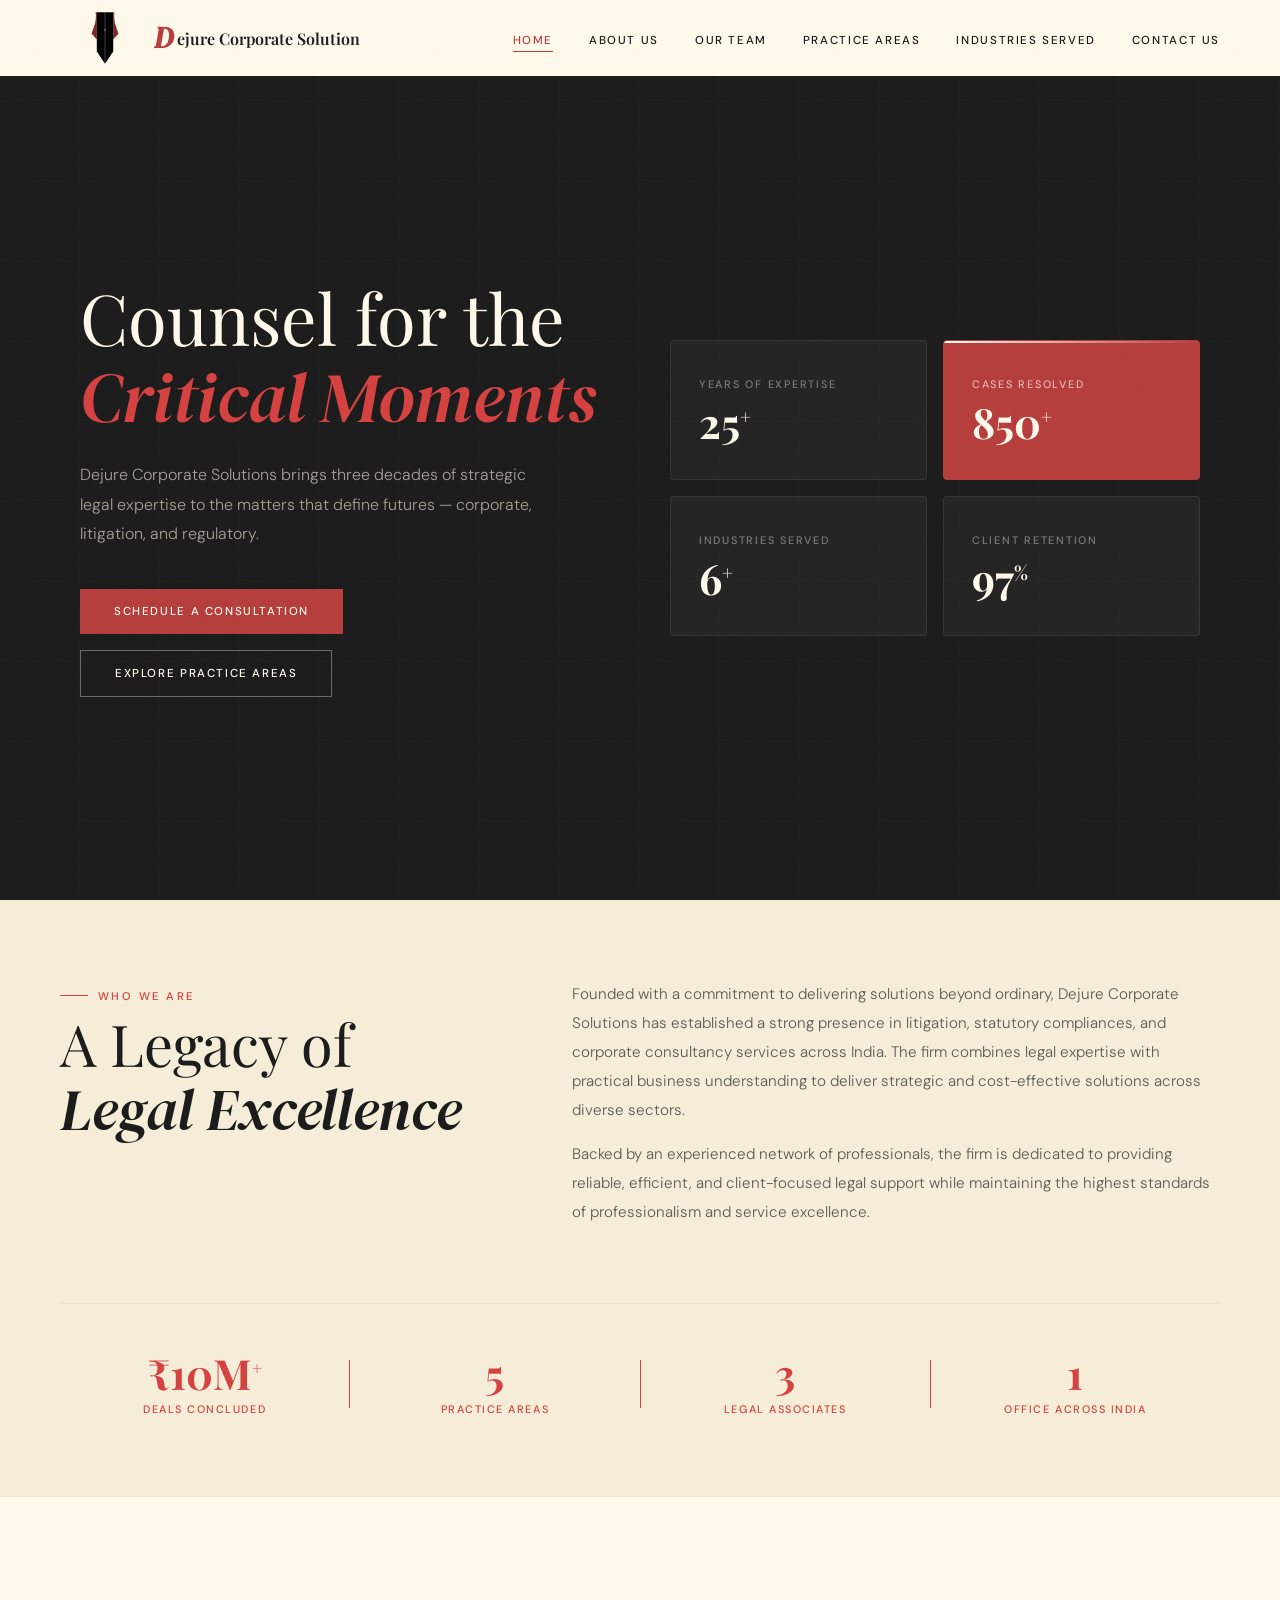
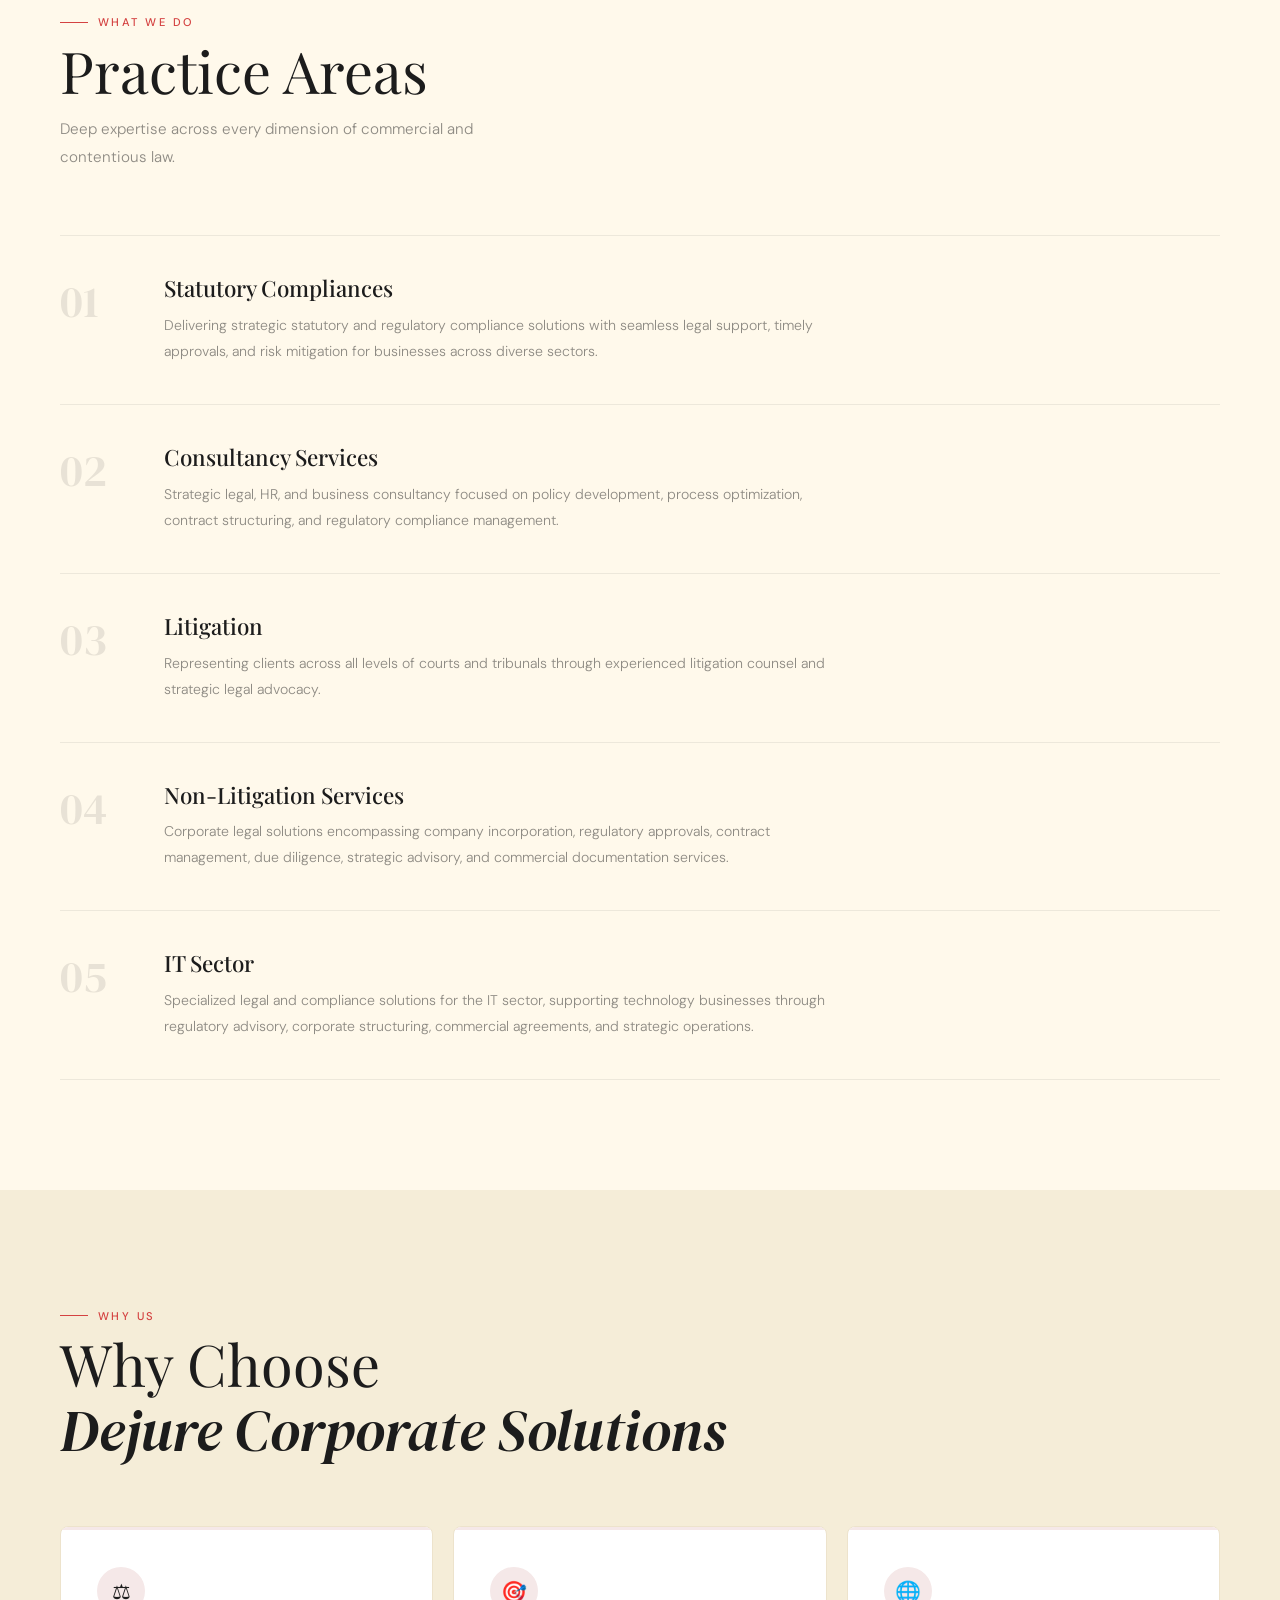
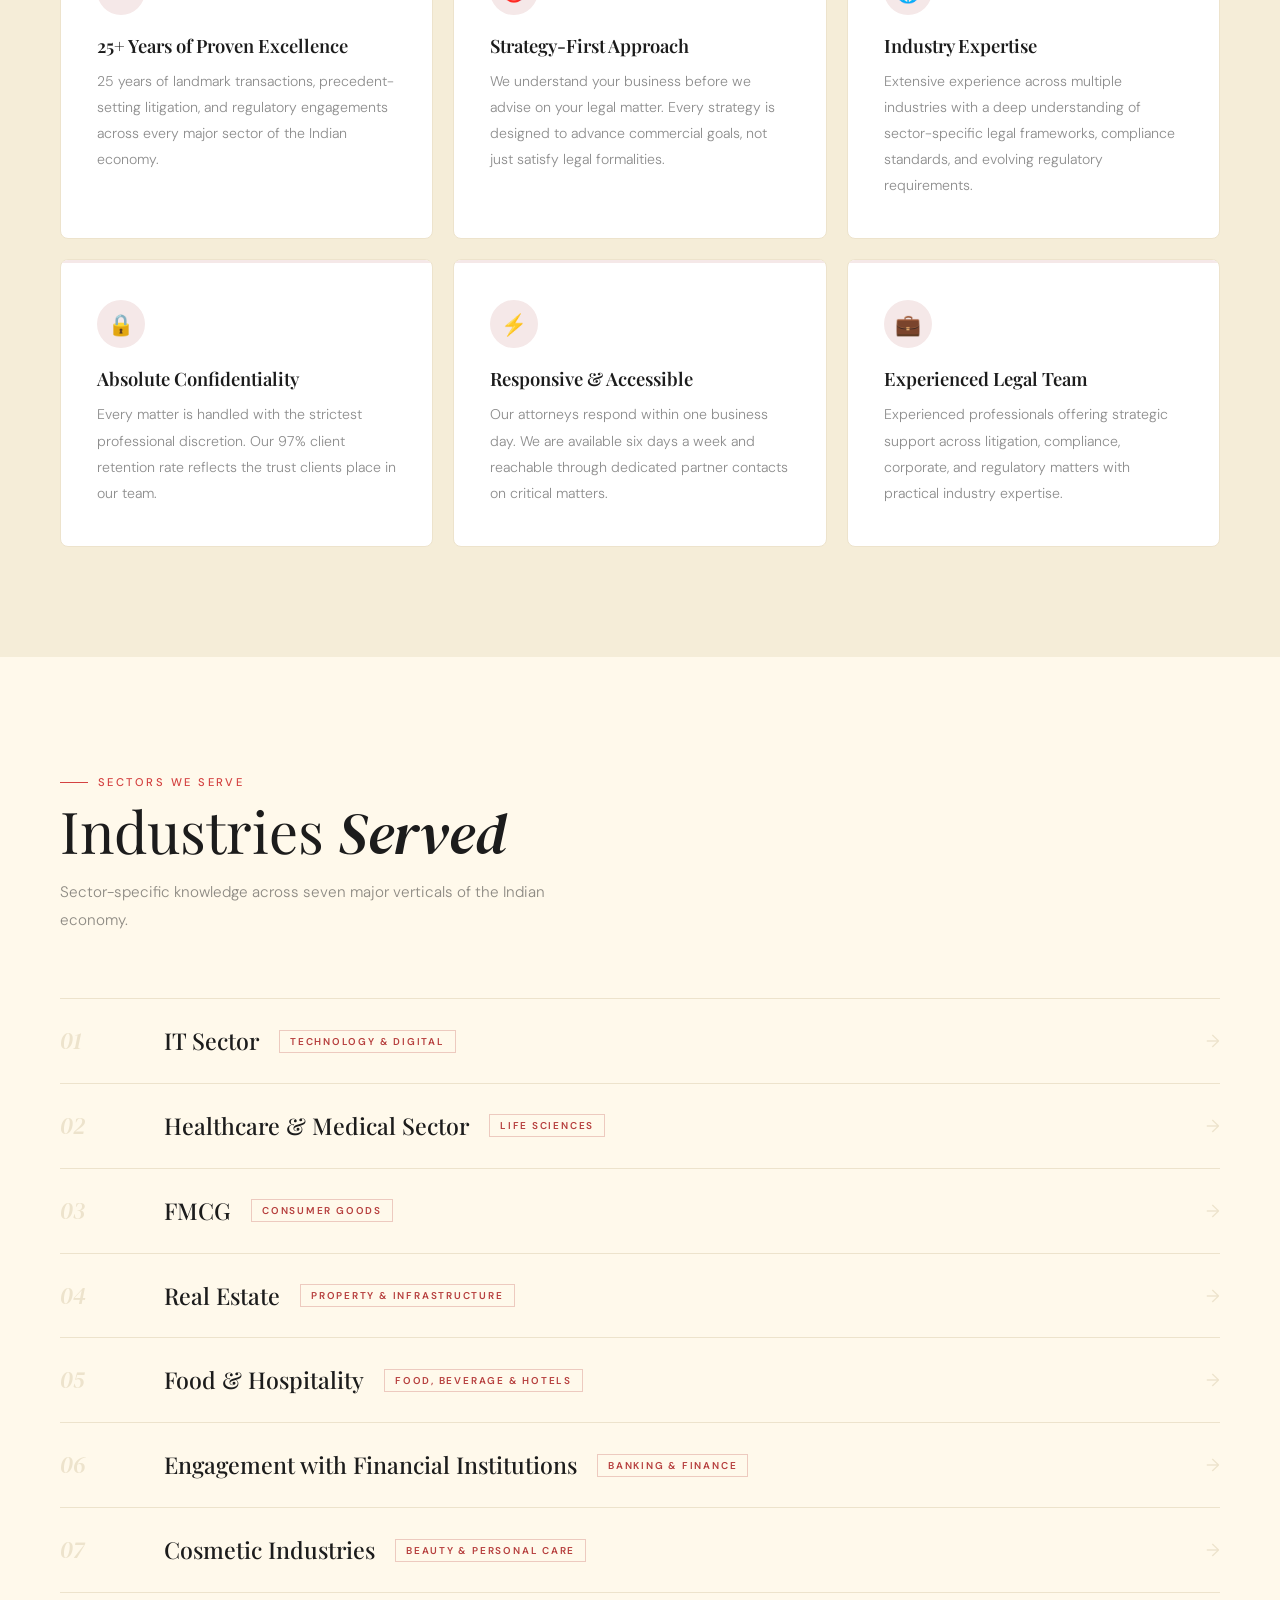
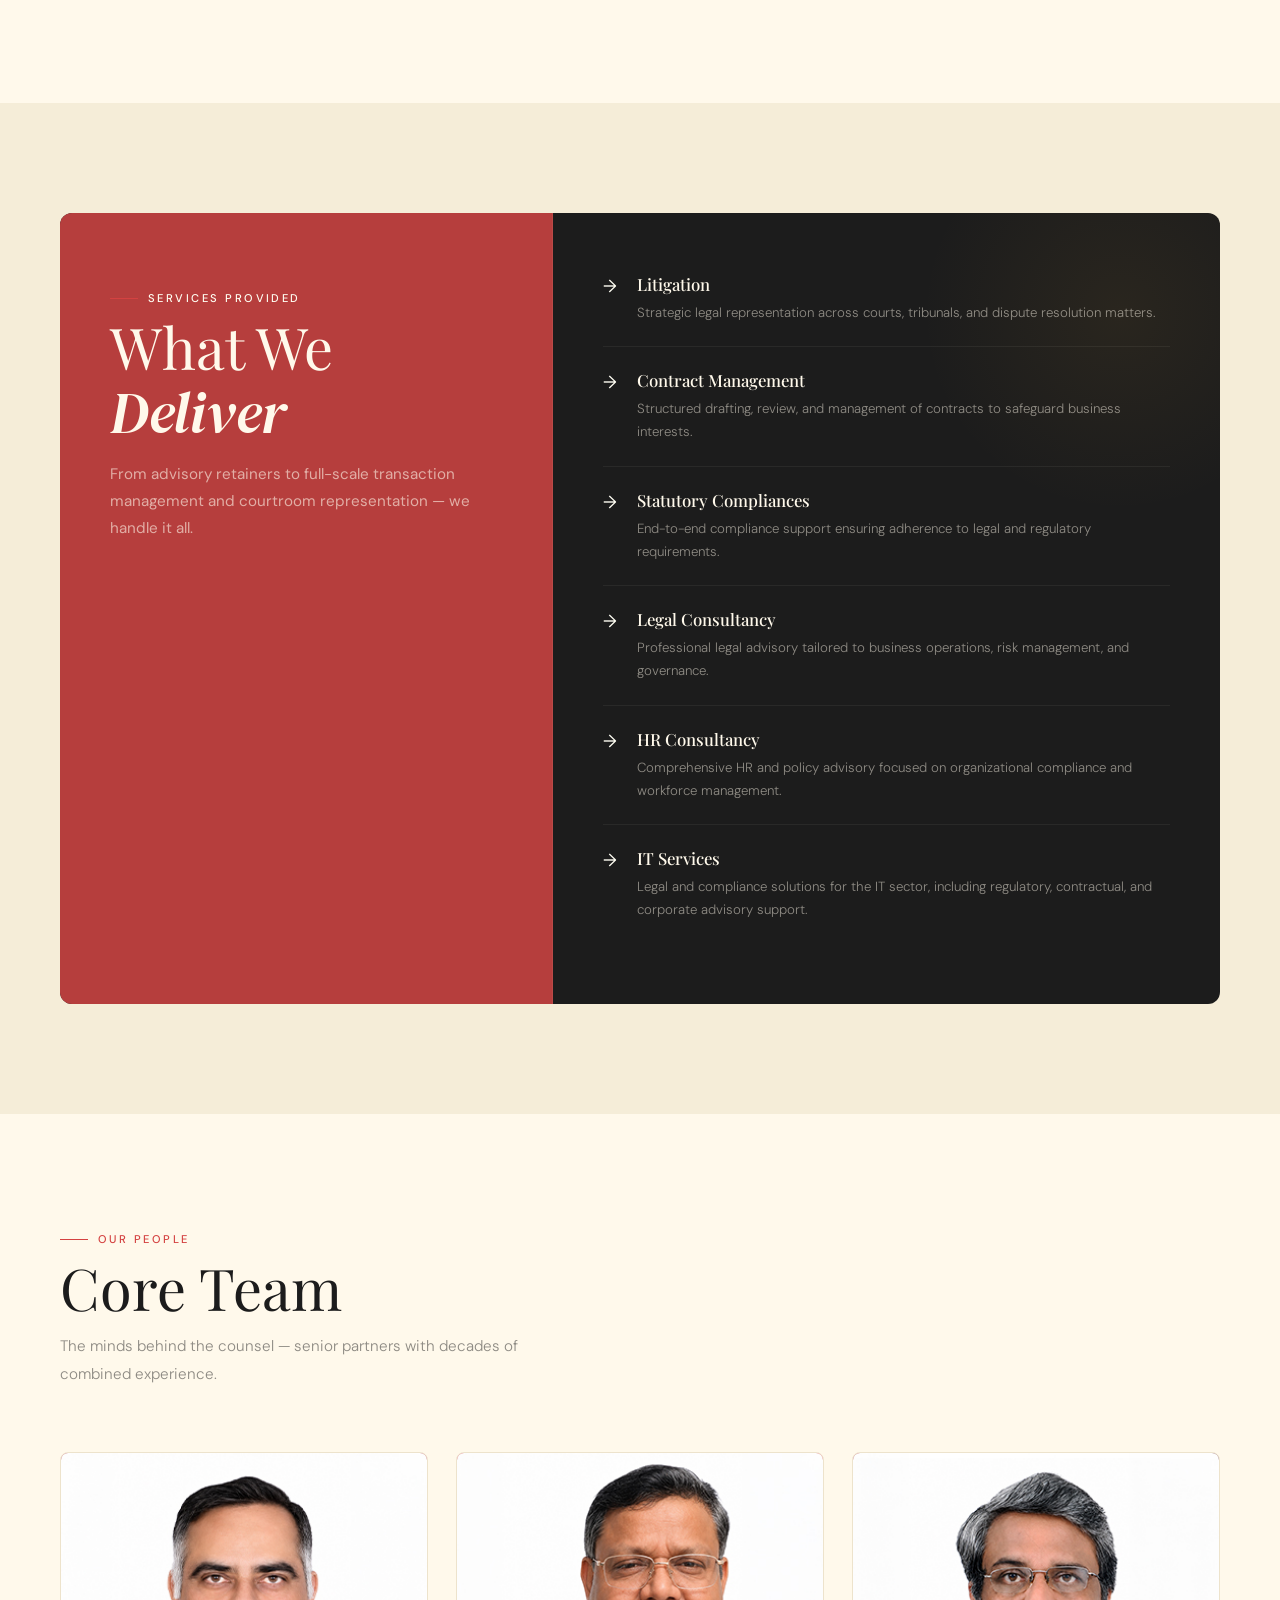
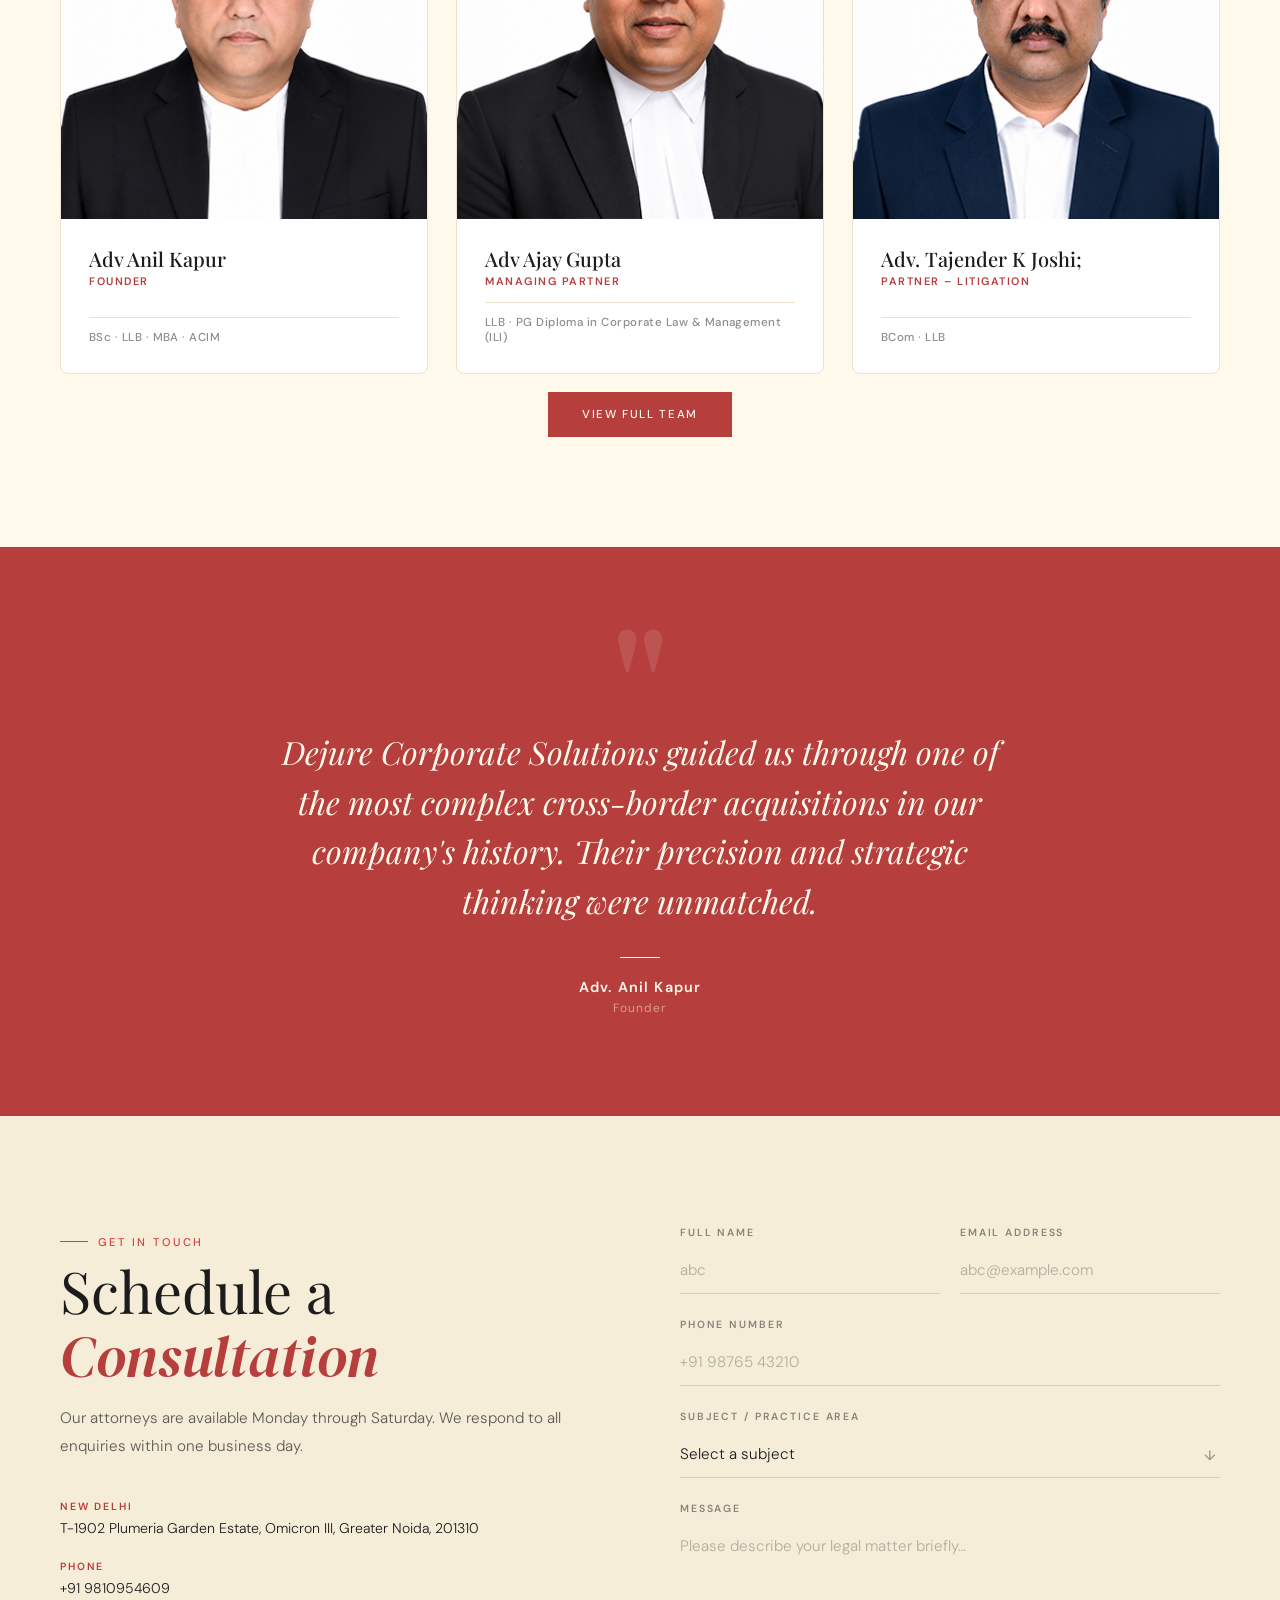
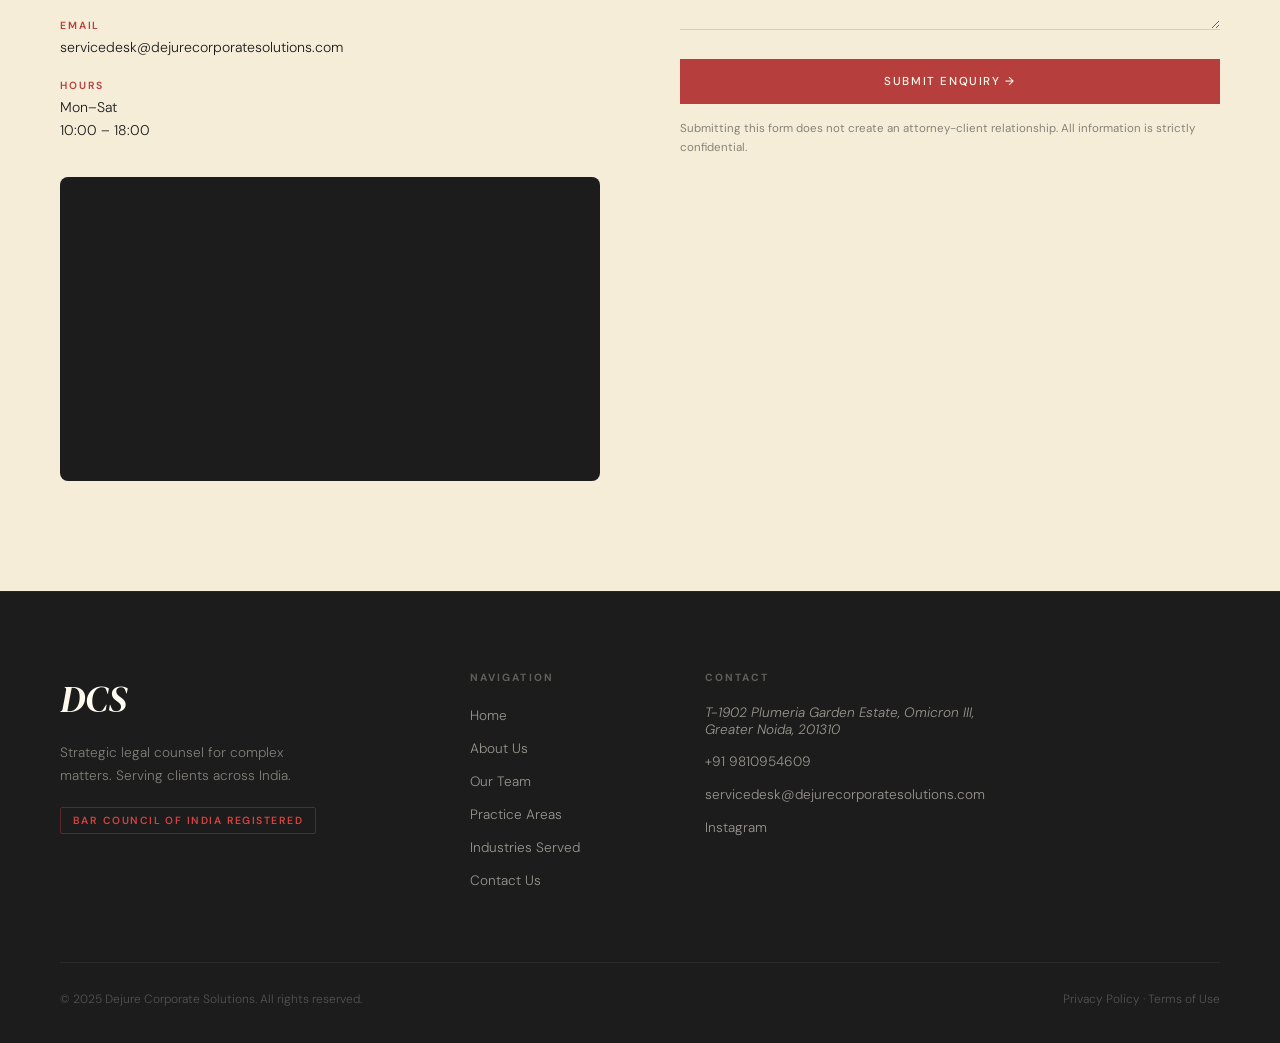
<file: index.html>
<!DOCTYPE html>
<html lang="en">
<head>
  <meta charset="UTF-8" />
  <meta name="viewport" content="width=device-width, initial-scale=1.0" />
  <title>Dejure Corporate Solution — Home</title>
  <link rel="preconnect" href="https://fonts.googleapis.com" />
  <link rel="preconnect" href="https://fonts.gstatic.com" crossorigin />
  <link href="https://fonts.googleapis.com/css2?family=Playfair+Display:ital,wght@0,400;0,500;0,600;0,700;1,400;1,600&family=DM+Sans:ital,opsz,wght@0,9..40,300;0,9..40,400;0,9..40,500;1,9..40,300&family=DM+Serif+Display:ital@0;1&display=swap" rel="stylesheet" />
  <link rel="stylesheet" href="style.css" />
</head>
<body data-page="home">

  <div class="grain"></div>

  <!-- NAV -->
  <nav id="navbar">
    <div class="nav-inner">
      <a class="nav-logo" href="index.html">
        <img src="logo.png" class="nav-logo-img" alt="Dejure logo" />
        <span class="logo-h">D</span>
        <span class="logo-full">ejure Corporate Solution</span>
      </a>
      <ul class="nav-links">
        <li><a href="index.html"   class="nav-link active">Home</a></li>
        <li><a href="about.html"   class="nav-link">About Us</a></li>
        <li><a href="team.html"    class="nav-link">Our Team</a></li>
        <li><a href="practice.html"    class="nav-link">Practice Areas</a></li>
        <li><a href="industries.html"    class="nav-link">Industries Served</a></li>
        <li><a href="contact.html"    class="nav-link">Contact Us</a></li>
      </ul>
      <button class="hamburger" id="hamburger" aria-label="Menu">
        <span></span><span></span><span></span>
      </button>
    </div>
    <div class="mobile-menu" id="mobileMenu">
      <a href="index.html"       class="mob-link">Home</a>
      <a href="about.html"       class="mob-link">About Us</a>
      <a href="team.html"        class="mob-link">Our Team</a>
      <a href="practice.html"    class="mob-link">Practice Areas</a>
      <a href="industries.html"  class="mob-link">Industries Served</a>
      <a href="contact.html"     class="mob-link">Contact Us</a>
</div>
  </nav>

  <!-- HERO -->
  <section class="hero" id="home">
    <div class="hero-bg-lines"></div>
    <div class="hero-content">
      <h1 class="hero-title reveal reveal-delay-1">
        Counsel for the<br /><em>Critical Moments</em>
      </h1>
      <p class="hero-desc reveal reveal-delay-2">
        Dejure Corporate Solutions brings three decades of strategic legal expertise to the matters that define futures — corporate, litigation, and regulatory.
      </p>
      <div class="hero-actions reveal reveal-delay-3">
        <a href="#contact" class="btn btn-primary">Schedule a Consultation</a>
        <a href="#practice" class="btn btn-ghost">Explore Practice Areas</a>
      </div>
    </div>
    <div class="hero-visual reveal reveal-delay-2">
      <div class="hero-card">
        <div class="hcard-label">Years of Expertise</div>
        <div class="hcard-num">25<sup>+</sup></div>
      </div>
      <div class="hero-card hero-card--accent">
        <div class="hcard-label">Cases Resolved</div>
        <div class="hcard-num">850<sup>+</sup></div>
      </div>
      <div class="hero-card">
        <div class="hcard-label">Industries Served</div>
        <div class="hcard-num">6<sup>+</sup></div>
      </div>
      <div class="hero-card hero-card">
        <div class="hcard-label">Client Retention</div>
        <div class="hcard-num">97<sup>%</sup></div>
      </div>
    </div>
  </section>

  <!-- ABOUT STRIP -->
  <section class="about-strip">
    <div class="container-wide">
      <div class="about-strip-inner reveal">
        <div class="about-strip-text">
          <span class="section-eyebrow">Who We Are</span>
          <h2 class="section-heading">A Legacy of<br /><em>Legal Excellence</em></h2>
        </div>
        <div class="about-strip-body">
          <p>Founded with a commitment to delivering solutions beyond ordinary, Dejure Corporate Solutions has established a strong presence in litigation, statutory compliances, and corporate consultancy services across India. The firm combines legal expertise with practical business understanding to deliver strategic and cost-effective solutions across diverse sectors.</p>
          <p>Backed by an experienced network of professionals, the firm is dedicated to providing reliable, efficient, and client-focused legal support while maintaining the highest standards of professionalism and service excellence.</p>
        </div>
      </div>
      <div class="about-stats reveal">
        <div class="astat"><span class="astat-n">₹10M<sup>+</sup></span><span class="astat-l">Deals Concluded</span></div>
        <div class="astat-divider"></div>
        <div class="astat"><span class="astat-n">5</span><span class="astat-l">Practice Areas</span></div>
        <div class="astat-divider"></div>
        <div class="astat"><span class="astat-n">3</span><span class="astat-l">Legal Associates</span></div>
        <div class="astat-divider"></div>
        <div class="astat"><span class="astat-n">1</span><span class="astat-l">Office Across India</span></div>
      </div>
    </div>
  </section>

  <!--PRACTICE AREAS -->
  <section class="section practice-section" id="practice">
    <div class="container-wide">
      <div class="section-header reveal">
        <span class="section-eyebrow">What We Do</span>
        <h1 class="section-heading">Practice Areas</h1>
        <p class="section-sub">Deep expertise across every dimension of commercial and contentious law.</p>
      </div>
      <ul class="practice-list reveal">
        <li class="practice-item">
          <span class="pi-num">01</span>
          <div class="pi-body">
            <h3>Statutory Compliances</h3>
            <p>Delivering strategic statutory and regulatory compliance solutions with seamless legal support, timely approvals, and risk mitigation for businesses across diverse sectors.</p>
          </div>
        </li>
        <li class="practice-item">
          <span class="pi-num">02</span>
          <div class="pi-body">
            <h3>Consultancy Services</h3>
            <p>Strategic legal, HR, and business consultancy focused on policy development, process optimization, contract structuring, and regulatory compliance management.</p>
          </div>
        </li>
        <li class="practice-item">
          <span class="pi-num">03</span>
          <div class="pi-body">
            <h3>Litigation</h3>
            <p>Representing clients across all levels of courts and tribunals through experienced litigation counsel and strategic legal advocacy.</p>
          </div>
        </li>
        <li class="practice-item">
          <span class="pi-num">04</span>
          <div class="pi-body">
            <h3>Non-Litigation Services</h3>
            <p>Corporate legal solutions encompassing company incorporation, regulatory approvals, contract management, due diligence, strategic advisory, and commercial documentation services.</p>
          </div>
        </li>
        <li class="practice-item">
          <span class="pi-num">05</span>
          <div class="pi-body">
            <h3>IT Sector</h3>
            <p>Specialized legal and compliance solutions for the IT sector, supporting technology businesses through regulatory advisory, corporate structuring, commercial agreements, and strategic operations.</p>
          </div>
        </li>
      </ul>
    </div>
  </section>

  <!-- ══════════════════ WHY CHOOSE US ══════════════════ -->
  <section class="section why-section">
    <div class="container-wide">
      <div class="section-header reveal">
        <span class="section-eyebrow">Why Us</span>
        <h2 class="section-heading">Why Choose<br /><em>Dejure Corporate Solutions</em></h2>
      </div>
      <div class="why-grid reveal">
        <div class="why-card">
          <div class="why-card-icon">⚖</div>
          <h3>25+ Years of Proven Excellence</h3>
          <p>25 years of landmark transactions, precedent-setting litigation, and regulatory engagements across every major sector of the Indian economy.</p>
        </div>
        <div class="why-card">
          <div class="why-card-icon">🎯</div>
          <h3>Strategy-First Approach</h3>
          <p>We understand your business before we advise on your legal matter. Every strategy is designed to advance commercial goals, not just satisfy legal formalities.</p>
        </div>
        <div class="why-card">
          <div class="why-card-icon">🌐</div>
          <h3>Industry Expertise</h3>
          <p>Extensive experience across multiple industries with a deep understanding of sector-specific legal frameworks, compliance standards, and evolving regulatory requirements.</p>
        </div>
        <div class="why-card">
          <div class="why-card-icon">🔒</div>
          <h3>Absolute Confidentiality</h3>
          <p>Every matter is handled with the strictest professional discretion. Our 97% client retention rate reflects the trust clients place in our team.</p>
        </div>
        <div class="why-card">
          <div class="why-card-icon">⚡</div>
          <h3>Responsive &amp; Accessible</h3>
          <p>Our attorneys respond within one business day. We are available six days a week and reachable through dedicated partner contacts on critical matters.</p>
        </div>
        <div class="why-card">
          <div class="why-card-icon">💼</div>
          <h3>Experienced Legal Team</h3>
          <p>Experienced professionals offering strategic support across litigation, compliance, corporate, and regulatory matters with practical industry expertise.</p>
        </div>
      </div>
    </div>
  </section>

  <!-- ══════════════════ INDUSTRIES ══════════════════ -->
  <section class="section industries-section">
  <div class="container-wide">
 
    <div class="section-header reveal">
      <span class="section-eyebrow">Sectors We Serve</span>
      <h2 class="section-heading">Industries <em>Served</em></h2>
      <p class="section-sub">Sector-specific knowledge across seven major verticals of the Indian economy.</p>
    </div>
 
    <div class="ind-new-wrap reveal">
 
      <a href="industries.html#it-sector" class="ind-new-row">
        <span class="ind-new-num">01</span>
        <div class="ind-new-body">
          <span class="ind-new-name">IT Sector</span>
          <span class="ind-new-tag">Technology &amp; Digital</span>
        </div>
        <span class="ind-new-arrow">→</span>
      </a>
 
      <a href="industries.html#health-medical" class="ind-new-row">
        <span class="ind-new-num">02</span>
        <div class="ind-new-body">
          <span class="ind-new-name">Healthcare &amp; Medical Sector</span>
          <span class="ind-new-tag">Life Sciences</span>
        </div>
        <span class="ind-new-arrow">→</span>
      </a>
 
      <a href="industries.html#fmcg" class="ind-new-row">
        <span class="ind-new-num">03</span>
        <div class="ind-new-body">
          <span class="ind-new-name">FMCG</span>
          <span class="ind-new-tag">Consumer Goods</span>
        </div>
        <span class="ind-new-arrow">→</span>
      </a>
 
      <a href="industries.html#real-estate" class="ind-new-row">
        <span class="ind-new-num">04</span>
        <div class="ind-new-body">
          <span class="ind-new-name">Real Estate</span>
          <span class="ind-new-tag">Property &amp; Infrastructure</span>
        </div>
        <span class="ind-new-arrow">→</span>
      </a>
 
      <a href="industries.html#food-hospitality" class="ind-new-row">
        <span class="ind-new-num">05</span>
        <div class="ind-new-body">
          <span class="ind-new-name">Food &amp; Hospitality</span>
          <span class="ind-new-tag">Food, Beverage &amp; Hotels</span>
        </div>
        <span class="ind-new-arrow">→</span>
      </a>
 
      <a href="industries.html#financial" class="ind-new-row">
        <span class="ind-new-num">06</span>
        <div class="ind-new-body">
          <span class="ind-new-name">Engagement with Financial Institutions</span>
          <span class="ind-new-tag">Banking &amp; Finance</span>
        </div>
        <span class="ind-new-arrow">→</span>
      </a>
 
      <a href="industries.html#cosmetics" class="ind-new-row">
        <span class="ind-new-num">07</span>
        <div class="ind-new-body">
          <span class="ind-new-name">Cosmetic Industries</span>
          <span class="ind-new-tag">Beauty &amp; Personal Care</span>
        </div>
        <span class="ind-new-arrow">→</span>
      </a>
 
    </div><!-- /ind-new-wrap -->
 
  </div>
</section>

  <!-- ══════════════════ SERVICES ══════════════════ -->
  <section class="section services-section">
    <div class="container-wide">
      <div class="services-box reveal">
        <div class="services-left">
          <span class="section-eyebrow" style="color:var(--beige)">Services Provided</span>
          <h2 class="section-heading" style="color:var(--cream)">What We<br /><em>Deliver</em></h2>
          <p style="color:rgba(255,249,235,0.6);font-size:0.95rem;line-height:1.8;margin-top:1rem">From advisory retainers to full-scale transaction management and courtroom representation — we handle it all.</p>
        </div>
        <div class="services-right">
          <ul class="services-list">
            <li>
              <span class="srv-arrow">→</span>
              <div><strong>Litigation</strong><p>Strategic legal representation across courts, tribunals, and dispute resolution matters.</p></div>
            </li>
            <li>
              <span class="srv-arrow">→</span>
              <div><strong>Contract Management</strong><p>Structured drafting, review, and management of contracts to safeguard business interests.</p></div>
            </li>
            <li>
              <span class="srv-arrow">→</span>
              <div><strong>Statutory Compliances</strong><p>End-to-end compliance support ensuring adherence to legal and regulatory requirements.</p></div>
            </li>
            <li>
              <span class="srv-arrow">→</span>
              <div><strong>Legal Consultancy</strong><p>Professional legal advisory tailored to business operations, risk management, and governance.</p></div>
            </li>
            <li>
              <span class="srv-arrow">→</span>
              <div><strong>HR Consultancy</strong><p>Comprehensive HR and policy advisory focused on organizational compliance and workforce management.</p></div>
            </li>
            <li>
              <span class="srv-arrow">→</span>
              <div><strong>IT Services</strong><p>Legal and compliance solutions for the IT sector, including regulatory, contractual, and corporate advisory support.</p></div>
            </li>
          </ul>
        </div>
      </div>
    </div>
  </section>

  <!-- ══════════════════ CORE TEAM PREVIEW ══════════════════ -->
  <section class="section team-section">
    <div class="container-wide">
      <div class="section-header reveal">
        <span class="section-eyebrow">Our People</span>
        <h2 class="section-heading">Core Team</h2>
        <p class="section-sub">The minds behind the counsel — senior partners with decades of combined experience.</p>
      </div>
      <div class="team-preview-grid reveal">
        <div class="tp-card">
          <div class="tp-photo">
            <img src="anil.jpg.jpeg" alt="Anil Kapur" class="tp-member-img">
          </div>
          <div class="tp-info">
            <h3>Adv Anil Kapur</h3>
            <span class="tp-role">Founder</span>
            <div class="tp-edu">BSc · LLB · MBA · ACIM</div>
          </div>
        </div>
        <div class="tp-card">
          <div class="tp-photo tp-photo--mehroon">
            <img src="ajay.jpg.jpeg" alt="Ajay Gupta" class="tp-member-img">
          </div>
          <div class="tp-info">
            <h3>Adv Ajay Gupta</h3>
            <span class="tp-role">Managing Partner</span>
            <div class="tp-edu">LLB · PG Diploma in Corporate Law & Management (ILI)</div>
          </div>
        </div>
        <div class="tp-card">
          <div class="tp-photo tp-photo--beige">
            <img src="tajinder.jpg.jpeg" alt="Taljinder K Joshi" class="tp-member-img">
          </div>
          <div class="tp-info">
            <h3>Adv. Tajender K Joshi;</h3>
            <span class="tp-role">Partner – Litigation</span>
            <div class="tp-edu">BCom · LLB</div>
          </div>
        </div>
      </div>
      <div class="team-cta reveal">
        <a href="team.html" class="btn btn-primary">View Full Team</a>
      </div>
    </div>
  </section>

  <!-- ══════════════════ TESTIMONIAL ══════════════════ -->
  <section class="testimonial-section">
    <div class="container-wide">
      <div class="testimonial-inner reveal">
        <div class="testimonial-quote-mark">"</div>
        <blockquote>
          Dejure Corporate Solutions guided us through one of the most complex cross-border acquisitions in our company's history. Their precision and strategic thinking were unmatched.
        </blockquote>
        <div class="testimonial-author">
          <div class="testimonial-name">Adv. Anil Kapur</div>
          <div class="testimonial-role">Founder</div>
        </div>
      </div>
    </div>
  </section>

  <!-- ══════════════════ CONTACT ══════════════════ -->
  <section class="section contact-section" id="contact">
    <div class="container-wide">
      <div class="contact-inner">
        <div class="contact-left reveal">
          <span class="section-eyebrow">Get in Touch</span>
          <h2 class="section-heading">Schedule a<br /><em style="color:var(--mehroon);">Consultation</em></h2>
          <p>Our attorneys are available Monday through Saturday. We respond to all enquiries within one business day.</p>
          <div class="contact-details">
            <div class="cd-item">
              <span class="cd-label">New Delhi</span>
              <span class="cd-val">T-1902 Plumeria Garden Estate, Omicron III, Greater Noida, 201310</span>
            </div>
            <div class="cd-item">
              <span class="cd-label">Phone</span>
              <span class="cd-val">+91 9810954609</span>
            </div>
            <div class="cd-item">
              <span class="cd-label">Email</span>
              <span class="cd-val">servicedesk@dejurecorporatesolutions.com</span>
            </div>
            <div class="cd-item">
              <span class="cd-label">Hours</span>
              <span class="cd-val">Mon–Sat<br />10:00 – 18:00</span>
            </div>
          </div>
          <div class="map-box" style="padding:0; overflow:hidden;">
            <iframe
              src="https://www.google.com/maps/embed?pb=!1m18!1m12!1m3!1d3507.1440497764584!2d77.549094474951!3d28.475208191208605!2m3!1f0!2f0!3f0!3m2!1i1024!2i768!4f13.1!3m3!1m2!1s0x390ceaa8967c73d3%3A0xf53e233d13794ad7!2sPlumeria%20Garden%20Estate%2C%20Omicron%20III%2C%20Greater%20Noida%2C%20Uttar%20Pradesh%20201310!5e0!3m2!1sen!2sin!4v1779396420278!5m2!1sen!2sin"
              width="100%"
              height="100%"
              style="border:0; display:block; min-height:220px;"
              allowfullscreen=""
              loading="lazy"
              referrerpolicy="no-referrer-when-downgrade">
            </iframe>
          </div>
        </div>
        <div class="contact-right reveal reveal-delay-1">
          <form class="contact-form" id="contactForm">
            <div class="form-row">
              <div class="form-group">
                <label>Full Name</label>
                <input type="text" placeholder="abc" required />
              </div>
              <div class="form-group">
                <label>Email Address</label>
                <input type="email" placeholder="abc@example.com" required />
              </div>
            </div>
            <div class="form-group">
              <label>Phone Number</label>
              <input type="tel" placeholder="+91 98765 43210" />
            </div>
            <div class="form-group">
              <label>Subject / Practice Area</label>
              <div class="select-wrap">
                <select required>
                  <option value="">Select a subject</option>
                  <option>Statutory Compliances</option>
                  <option>Consultancy Services</option>
                  <option>Litigation</option>
                  <option>Non-Litigation Services</option>
                  <option>IT Sector</option>
                  <option>HR Consultancy</option>
                  <option>Others</option>
                </select>
                <span class="select-arrow">↓</span>
              </div>
            </div>
            <div class="form-group">
              <label>Message</label>
              <textarea rows="4" placeholder="Please describe your legal matter briefly…" required></textarea>
            </div>
            <button type="submit" class="btn btn-primary btn-full">Submit Enquiry →</button>
            <p class="form-note">Submitting this form does not create an attorney-client relationship. All information is strictly confidential.</p>
          </form>
        </div>
      </div>
    </div>
  </section>

  <!-- FOOTER -->
  <footer>
    <div class="container-wide">
      <div class="footer-inner">
        <div class="footer-brand-col">
          <div class="footer-logo">D<span>CS</span></div>
          <p>Strategic legal counsel for complex matters. Serving clients across India.</p>
          <div class="footer-bar-reg">Bar Council of India Registered</div>
        </div>
        <div class="footer-links-col">
          <h4>Navigation</h4>
          <ul>
            <li><a href="index.html">Home</a></li>
            <li><a href="about.html">About Us</a></li>
            <li><a href="team.html">Our Team</a></li>
            <li><a href="practice.html">Practice Areas</a></li>
            <li><a href="industries.html">Industries Served</a></li>
            <li><a href="#contact">Contact Us</a></li>
          </ul>
        </div>
        <div class="footer-links-col">
          <h4>Contact</h4>
          <ul>
            <li><a><Address>T-1902 Plumeria Garden Estate, Omicron III, Greater Noida, 201310</Address></a></li>
            <li><a>+91 9810954609</a></li>
            <li><a>servicedesk@dejurecorporatesolutions.com</a></li>
            <li><a href="https://www.instagram.com/dejurecorporate">Instagram</a></li>
          </ul>
        </div>
      </div>
      <div class="footer-bottom">
        <span>© 2025 Dejure Corporate Solutions. All rights reserved.</span>
        <span>Privacy Policy · Terms of Use</span>
      </div>
    </div>
  </footer>

  <script src="script.js"></script>
</body>
</html>
</file>
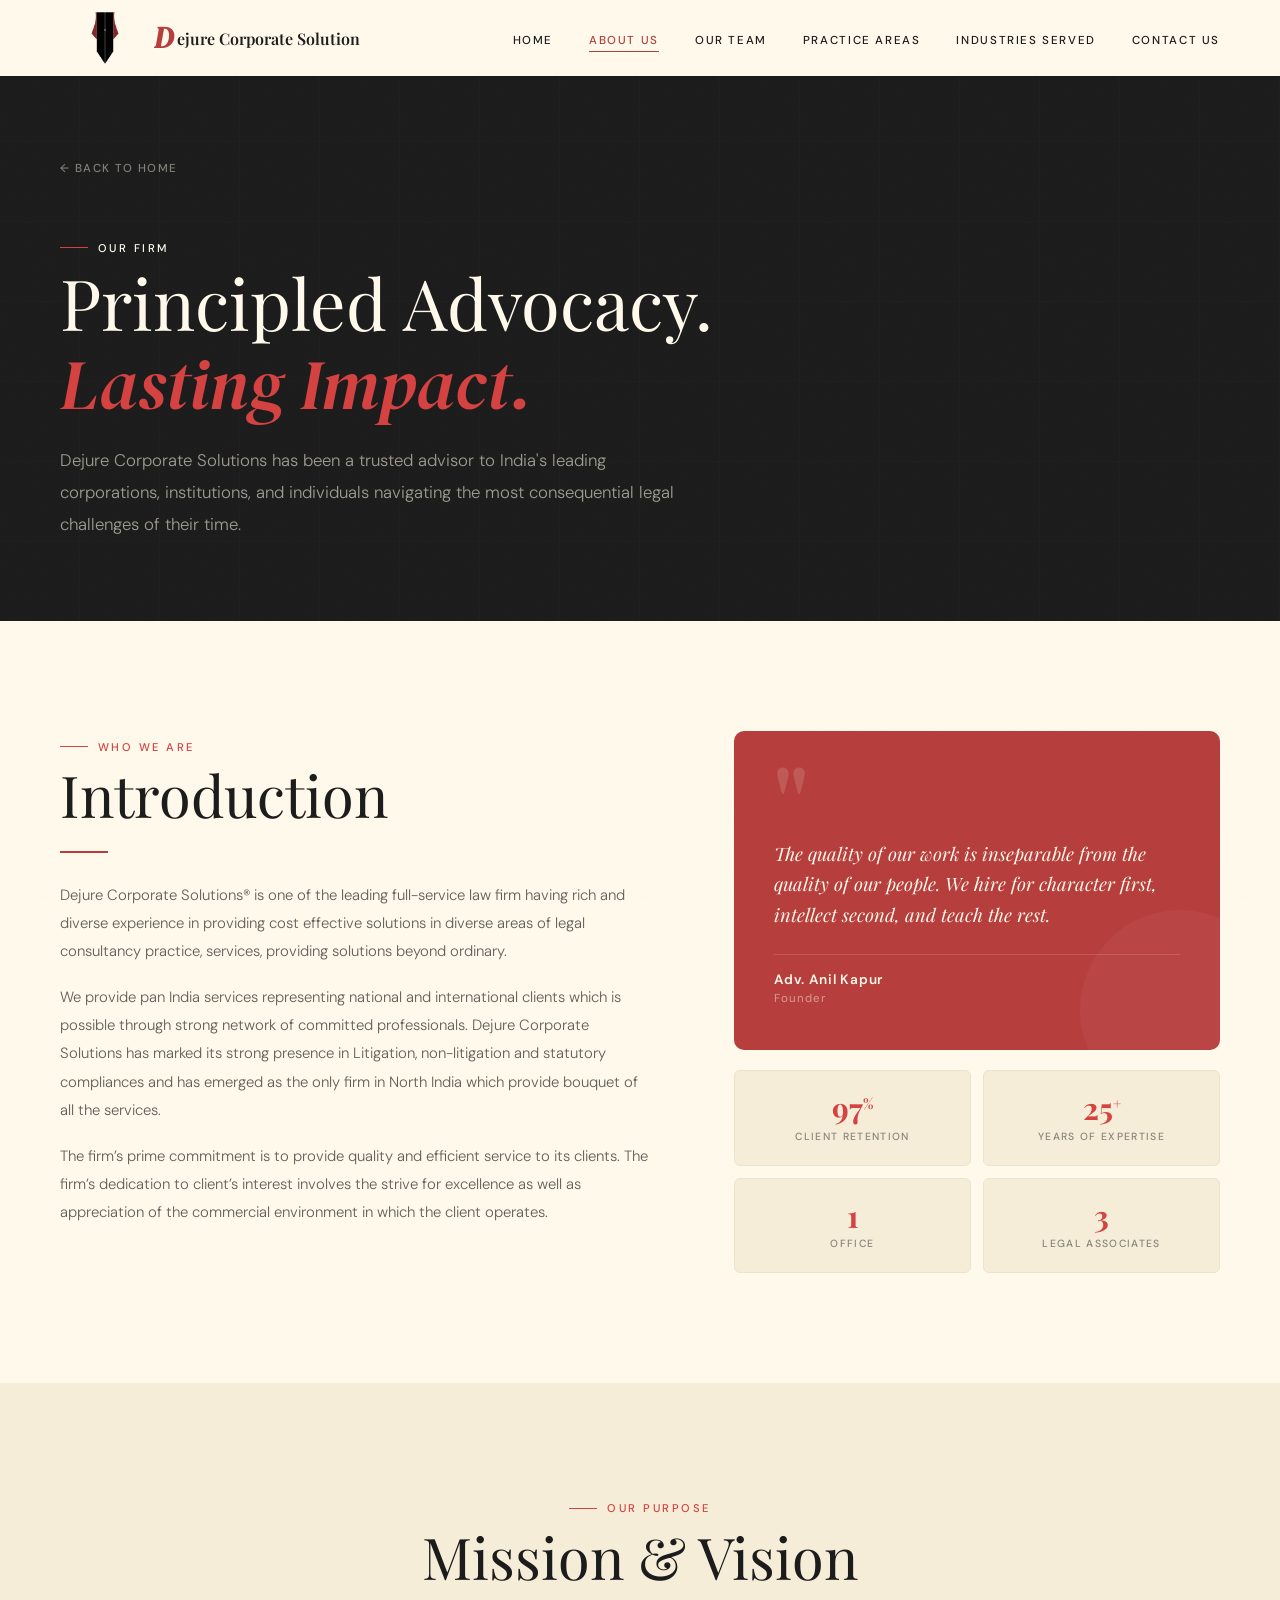
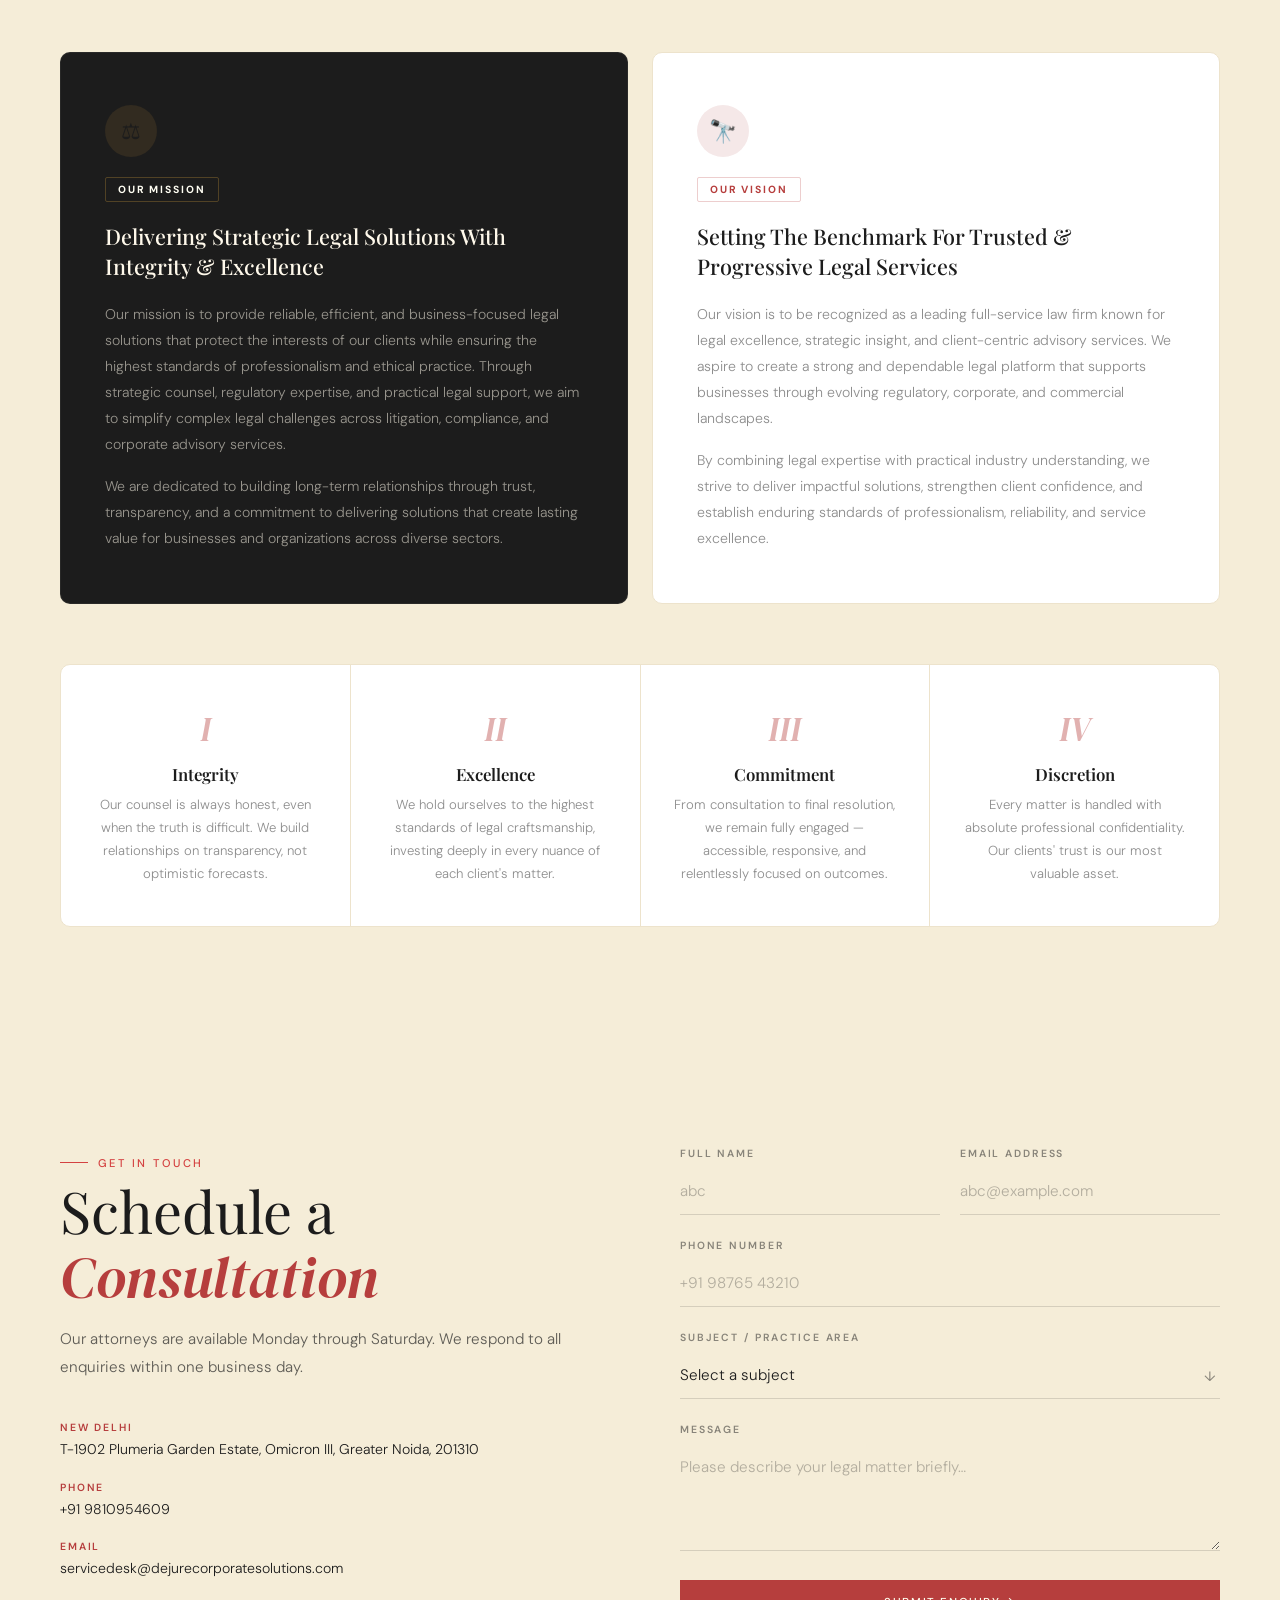
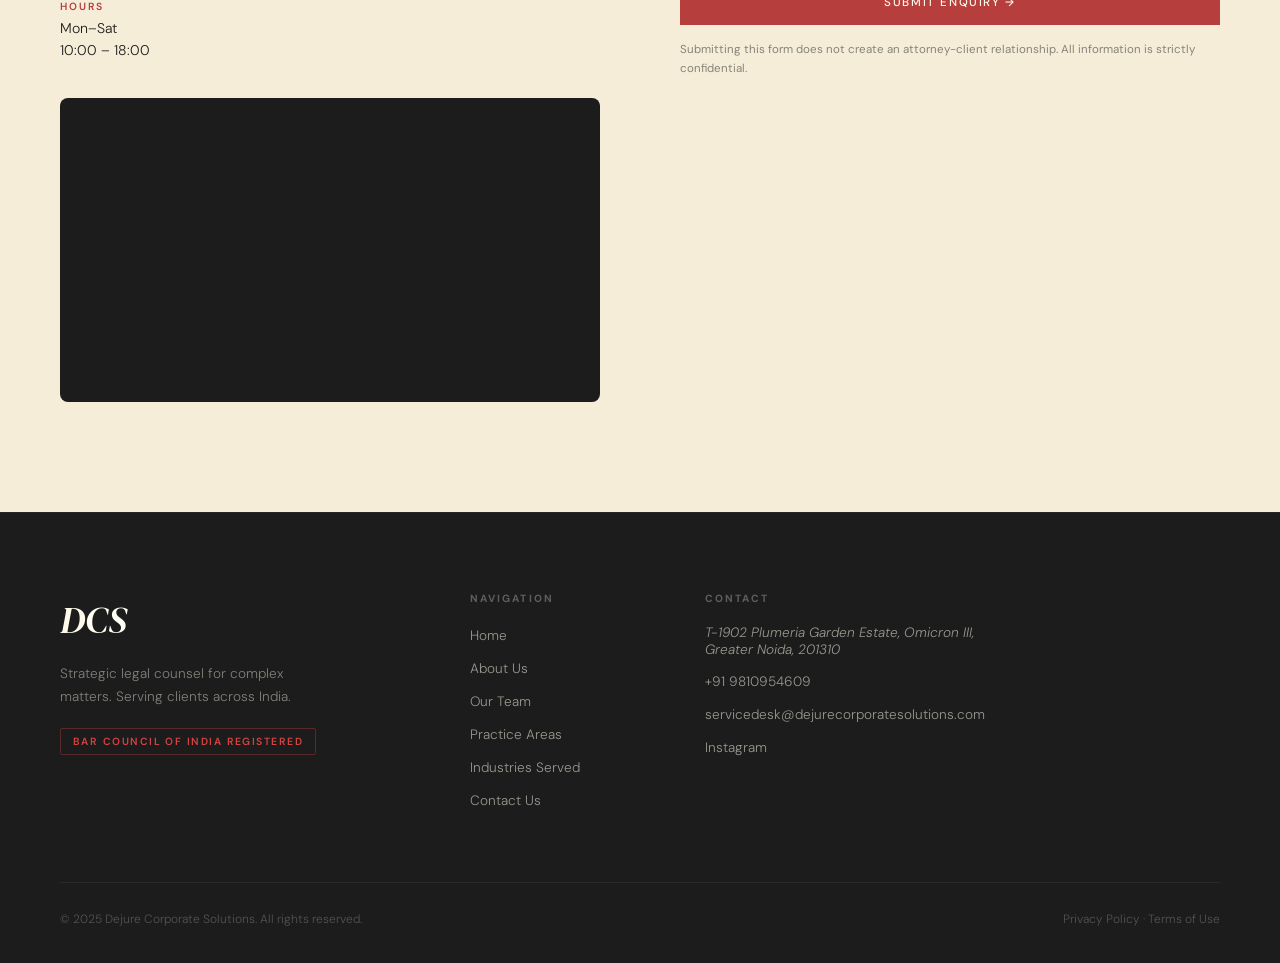
<file: about.html>
<!DOCTYPE html>
<html lang="en">
<head>
  <meta charset="UTF-8" />
  <meta name="viewport" content="width=device-width, initial-scale=1.0" />
  <title>About Us — Dejure Corporate Solution</title>
  <link rel="preconnect" href="https://fonts.googleapis.com" />
  <link rel="preconnect" href="https://fonts.gstatic.com" crossorigin />
  <link href="https://fonts.googleapis.com/css2?family=Playfair+Display:ital,wght@0,400;0,500;0,600;0,700;1,400;1,600&family=DM+Sans:ital,opsz,wght@0,9..40,300;0,9..40,400;0,9..40,500;1,9..40,300&family=DM+Serif+Display:ital@0;1&display=swap" rel="stylesheet" />
  <link rel="stylesheet" href="style.css" />
</head>
<body data-page="about">

  <div class="grain"></div>

  <!-- NAV -->
  <nav id="navbar">
    <div class="nav-inner">
      <a class="nav-logo" href="index.html">
        <img src="logo.png" class="nav-logo-img" alt="Dejure logo" />
        <span class="logo-h">D</span>
        <span class="logo-full">ejure Corporate Solution</span>
      </a>
      <ul class="nav-links">
        <li><a href="index.html"  class="nav-link">Home</a></li>
        <li><a href="about.html"  class="nav-link active">About Us</a></li>
        <li><a href="team.html"   class="nav-link">Our Team</a></li>
        <li><a href="practice.html"    class="nav-link">Practice Areas</a></li>
        <li><a href="industries.html"    class="nav-link">Industries Served</a></li>
        <li><a href="contact.html"    class="nav-link">Contact Us</a></li>
      </ul>
      <button class="hamburger" id="hamburger" aria-label="Menu">
        <span></span><span></span><span></span>
      </button>
    </div>
    <div class="mobile-menu" id="mobileMenu">
      <a href="index.html"       class="mob-link">Home</a>
      <a href="about.html"       class="mob-link">About Us</a>
      <a href="team.html"        class="mob-link">Our Team</a>
      <a href="practice.html"    class="mob-link">Practice Areas</a>
      <a href="industries.html"  class="mob-link">Industries Served</a>
      <a href="contact.html"     class="mob-link">Contact Us</a>
</div>
  </nav>

  <!-- ══════════════════ ABOUT HERO ══════════════════ -->
  <section class="about-page-hero">
    <div class="about-hero-bg-lines"></div>
    <div class="container-wide">
      <div class="about-page-hero-inner">
        <a href="index.html" class="back-link">← Back to Home</a>
        <div class="about-hero-content reveal">
          <span class="section-eyebrow" style="color:var(--beige)">Our Firm</span>
          <h1 class="about-hero-title">Principled Advocacy.<br /><em>Lasting Impact.</em></h1>
          <p class="about-hero-desc">Dejure Corporate Solutions has been a trusted advisor to India's leading corporations, institutions, and individuals navigating the most consequential legal challenges of their time.</p>
        </div>
      </div>
    </div>
  </section>

  <!-- ══════════════════ INTRODUCTION ══════════════════ -->
  <section class="section about-intro-section">
    <div class="container-wide">
      <div class="about-intro-grid reveal">
        <div class="about-intro-left">
          <span class="section-eyebrow">Who We Are</span>
          <h2 class="section-heading">Introduction</h2>
          <div class="about-intro-rule"></div>
          <p>Dejure Corporate Solutions® is one of the leading full-service law firm having rich and diverse experience in providing cost effective solutions in diverse areas of legal consultancy practice, services, providing solutions beyond ordinary.</p>
          <p>We provide pan India services representing national and international clients which is possible through strong network of committed professionals. Dejure Corporate Solutions has marked its strong presence in Litigation, non-litigation and statutory compliances and has emerged as the only firm in North India which provide bouquet of all the services.</p>
          <p>The firm’s prime commitment is to provide quality and efficient service to its clients. The firm’s dedication to client’s interest involves the strive for excellence as well as appreciation of the commercial environment in which the client operates.</p>
        </div>
        <div class="about-intro-right">
          <div class="about-quote-card">
            <div class="aqc-mark">"</div>
            <p>The quality of our work is inseparable from the quality of our people. We hire for character first, intellect second, and teach the rest.</p>
            <div class="aqc-author">
              <div class="aqc-name">Adv. Anil Kapur</div>
              <div class="aqc-role">Founder</div>
            </div>
          </div>
          <div class="about-stats-mini">
            <div class="asm-item">
              <span class="asm-num">97<sup>%</sup></span>
              <span class="asm-label">Client Retention</span>
            </div>
            <div class="asm-item">
              <span class="asm-num">25<sup>+</sup></span>
              <span class="asm-label">Years of Expertise</span>
            </div>
            <div class="asm-item">
              <span class="asm-num">1</span>
              <span class="asm-label">Office</span>
            </div>
            <div class="asm-item">
              <span class="asm-num">3</span>
              <span class="asm-label">Legal Associates</span>
            </div>
          </div>
        </div>
      </div>
    </div>
  </section>

  <!--MISSION & VISION-->
  <section class="section mission-vision-section">
    <div class="container-wide">
      <div class="section-header reveal" style="text-align:center;max-width:600px;margin-left:auto;margin-right:auto">
        <span class="section-eyebrow">Our Purpose</span>
        <h2 class="section-heading">Mission &amp; Vision</h2>
      </div>
      <div class="mv-grid reveal">
        <div class="mv-card mv-card--mission">
          <div class="mv-icon">⚖</div>
          <div class="mv-tag">Our Mission</div>
          <h3>Delivering Strategic Legal Solutions With Integrity & Excellence</h3>
          <p>Our mission is to provide reliable, efficient, and business-focused legal solutions that protect the interests of our clients while ensuring the highest standards of professionalism and ethical practice. Through strategic counsel, regulatory expertise, and practical legal support, we aim to simplify complex legal challenges across litigation, compliance, and corporate advisory services.</p>
          <p>We are dedicated to building long-term relationships through trust, transparency, and a commitment to delivering solutions that create lasting value for businesses and organizations across diverse sectors.</p>
        </div>
        <div class="mv-card mv-card--vision">
          <div class="mv-icon">🔭</div>
          <div class="mv-tag">Our Vision</div>
          <h3>Setting The Benchmark For Trusted & Progressive Legal Services</h3>
          <p>Our vision is to be recognized as a leading full-service law firm known for legal excellence, strategic insight, and client-centric advisory services. We aspire to create a strong and dependable legal platform that supports businesses through evolving regulatory, corporate, and commercial landscapes.</p>
          <p>By combining legal expertise with practical industry understanding, we strive to deliver impactful solutions, strengthen client confidence, and establish enduring standards of professionalism, reliability, and service excellence.</p>
        </div>
      </div>

      <!-- VALUES -->
      <div class="values-strip reveal">
        <div class="vs-item">
          <div class="vs-num">I</div>
          <h4>Integrity</h4>
          <p>Our counsel is always honest, even when the truth is difficult. We build relationships on transparency, not optimistic forecasts.</p>
        </div>
        <div class="vs-divider"></div>
        <div class="vs-item">
          <div class="vs-num">II</div>
          <h4>Excellence</h4>
          <p>We hold ourselves to the highest standards of legal craftsmanship, investing deeply in every nuance of each client's matter.</p>
        </div>
        <div class="vs-divider"></div>
        <div class="vs-item">
          <div class="vs-num">III</div>
          <h4>Commitment</h4>
          <p>From consultation to final resolution, we remain fully engaged — accessible, responsive, and relentlessly focused on outcomes.</p>
        </div>
        <div class="vs-divider"></div>
        <div class="vs-item">
          <div class="vs-num">IV</div>
          <h4>Discretion</h4>
          <p>Every matter is handled with absolute professional confidentiality. Our clients' trust is our most valuable asset.</p>
        </div>
      </div>
    </div>
  </section>

  
<!-- ══════════════════ CONTACT ══════════════════ -->
  <section class="section contact-section" id="contact">
    <div class="container-wide">
      <div class="contact-inner">
        <div class="contact-left reveal">
          <span class="section-eyebrow">Get in Touch</span>
          <h2 class="section-heading">Schedule a<br /><em style="color:var(--mehroon);">Consultation</em></h2>
          <p>Our attorneys are available Monday through Saturday. We respond to all enquiries within one business day.</p>
          <div class="contact-details">
            <div class="cd-item">
              <span class="cd-label">New Delhi</span>
              <span class="cd-val">T-1902 Plumeria Garden Estate, Omicron III, Greater Noida, 201310</span>
            </div>
            <div class="cd-item">
              <span class="cd-label">Phone</span>
              <span class="cd-val">+91 9810954609</span>
            </div>
            <div class="cd-item">
              <span class="cd-label">Email</span>
              <span class="cd-val">servicedesk@dejurecorporatesolutions.com</span>
            </div>
            <div class="cd-item">
              <span class="cd-label">Hours</span>
              <span class="cd-val">Mon–Sat <br/>10:00 – 18:00</span>
            </div>
          </div>
          <div class="map-box" style="padding:0; overflow:hidden;">
            <iframe
              src="https://www.google.com/maps/embed?pb=!1m18!1m12!1m3!1d3507.1440497764584!2d77.549094474951!3d28.475208191208605!2m3!1f0!2f0!3f0!3m2!1i1024!2i768!4f13.1!3m3!1m2!1s0x390ceaa8967c73d3%3A0xf53e233d13794ad7!2sPlumeria%20Garden%20Estate%2C%20Omicron%20III%2C%20Greater%20Noida%2C%20Uttar%20Pradesh%20201310!5e0!3m2!1sen!2sin!4v1779396420278!5m2!1sen!2sin"
              width="100%"
              height="100%"
              style="border:0; display:block; min-height:220px;"
              allowfullscreen=""
              loading="lazy"
              referrerpolicy="no-referrer-when-downgrade">
            </iframe>
          </div>
        </div>
        <div class="contact-right reveal reveal-delay-1">
          <form class="contact-form" id="contactForm">
            <div class="form-row">
              <div class="form-group">
                <label>Full Name</label>
                <input type="text" placeholder="abc" required />
              </div>
              <div class="form-group">
                <label>Email Address</label>
                <input type="email" placeholder="abc@example.com" required />
              </div>
            </div>
            <div class="form-group">
              <label>Phone Number</label>
              <input type="tel" placeholder="+91 98765 43210" />
            </div>
            <div class="form-group">
              <label>Subject / Practice Area</label>
              <div class="select-wrap">
                <select required>
                  <option value="">Select a subject</option>
                  <option>Statutory Compliances</option>
                  <option>Consultancy Services</option>
                  <option>Litigation</option>
                  <option>Non-Litigation Services</option>
                  <option>IT Sector</option>
                  <option>HR Consultancy</option>
                  <option>Others</option>
                </select>
                <span class="select-arrow">↓</span>
              </div>
            </div>
            <div class="form-group">
              <label>Message</label>
              <textarea rows="4" placeholder="Please describe your legal matter briefly…" required></textarea>
            </div>
            <button type="submit" class="btn btn-primary btn-full">Submit Enquiry →</button>
            <p class="form-note">Submitting this form does not create an attorney-client relationship. All information is strictly confidential.</p>
          </form>
        </div>
      </div>
    </div>
  </section>


  <!-- FOOTER -->
  <footer>
    <div class="container-wide">
      <div class="footer-inner">
        <div class="footer-brand-col">
          <div class="footer-logo">D<span>CS</span></div>
          <p>Strategic legal counsel for complex matters. Serving clients across India.</p>
          <div class="footer-bar-reg">Bar Council of India Registered</div>
        </div>
        <div class="footer-links-col">
          <h4>Navigation</h4>
          <ul>
            <li><a href="index.html">Home</a></li>
            <li><a href="about.html">About Us</a></li>
            <li><a href="team.html">Our Team</a></li>
            <li><a href="practice.html">Practice Areas</a></li>
            <li><a href="industries.html">Industries Served</a></li>
            <li><a href="#contact">Contact Us</a></li>
          </ul>
        </div>
        <div class="footer-links-col">
          <h4>Contact</h4>
          <ul>
            <li><a><Address>T-1902 Plumeria Garden Estate, Omicron III, Greater Noida, 201310</Address></a></li>
            <li><a>+91 9810954609</a></li>
            <li><a>servicedesk@dejurecorporatesolutions.com</a></li>
            <li><a href="https://www.instagram.com/dejurecorporate">Instagram</a></li>
          </ul>
        </div>
      </div>
      <div class="footer-bottom">
        <span>© 2025 Dejure Corporate Solutions. All rights reserved.</span>
        <span>Privacy Policy · Terms of Use</span>
      </div>
    </div>
  </footer>

  <script src="script.js"></script>
</body>
</html>
</file>
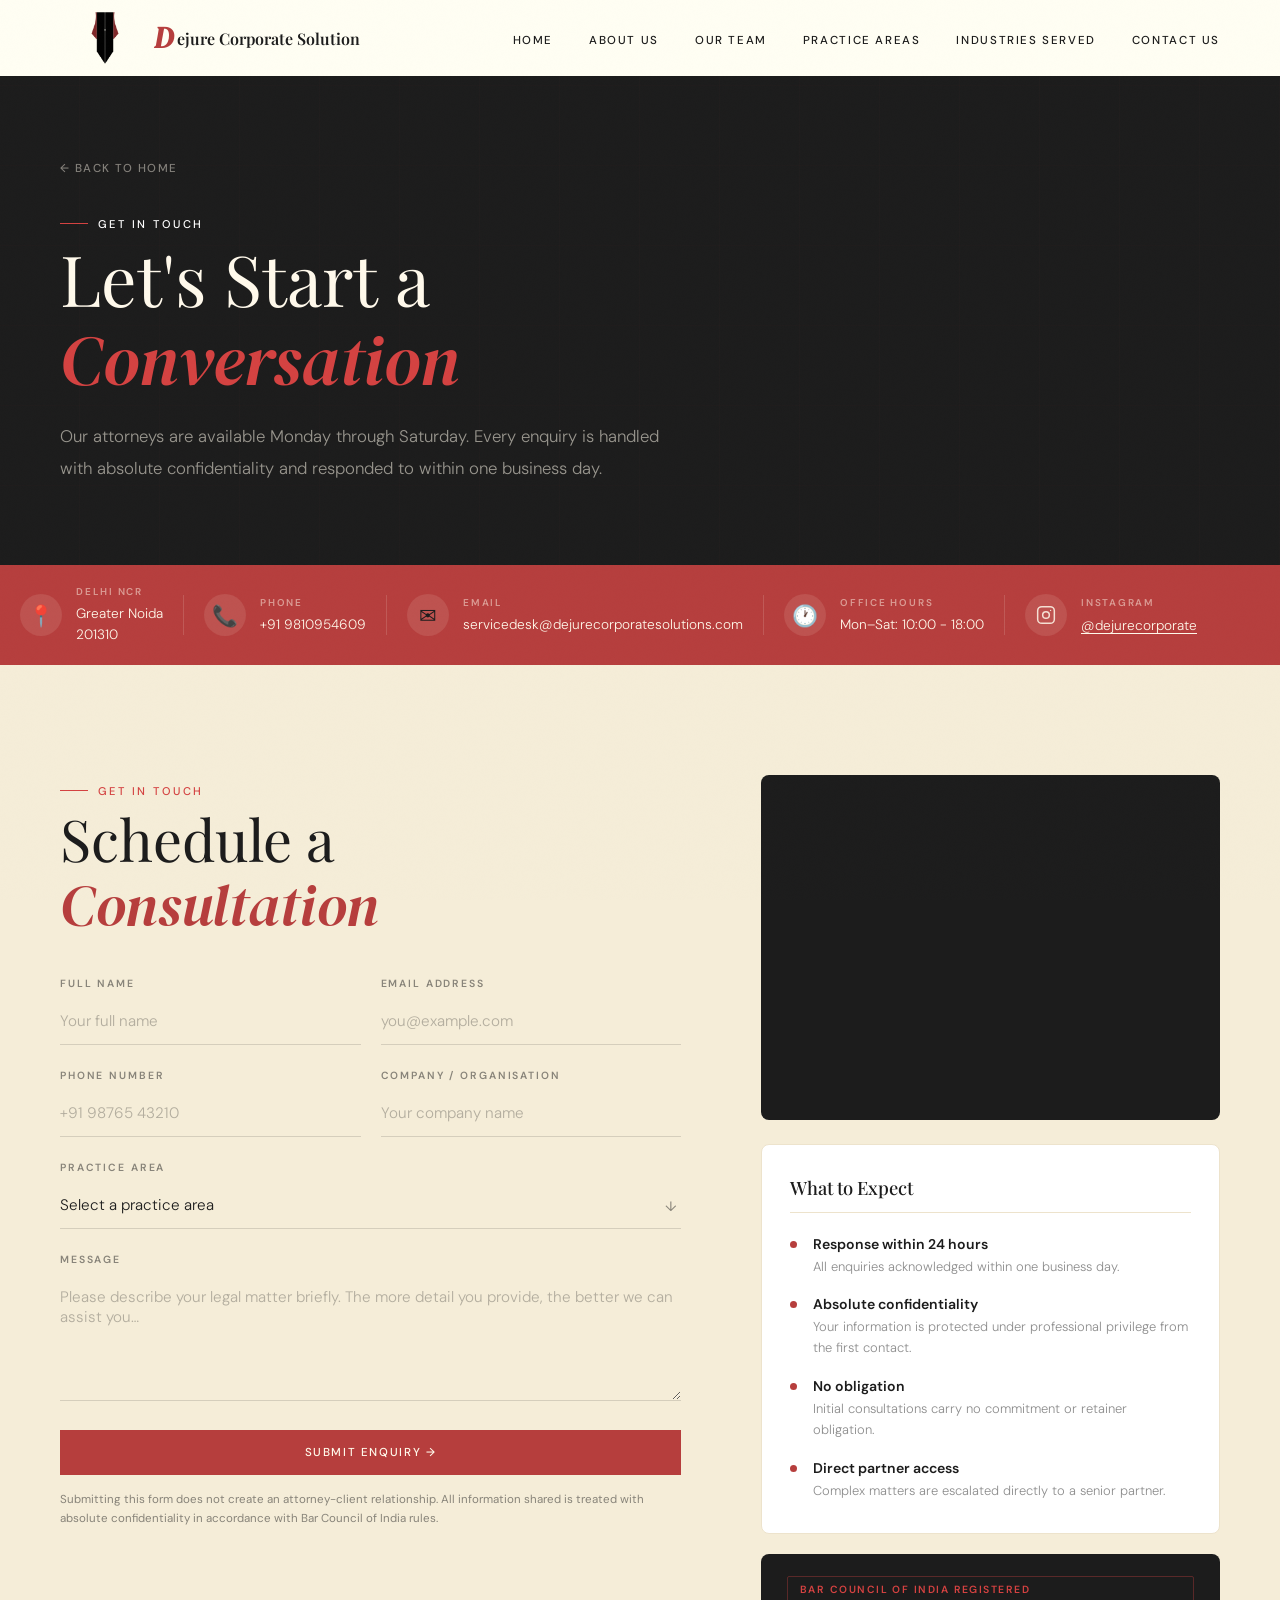
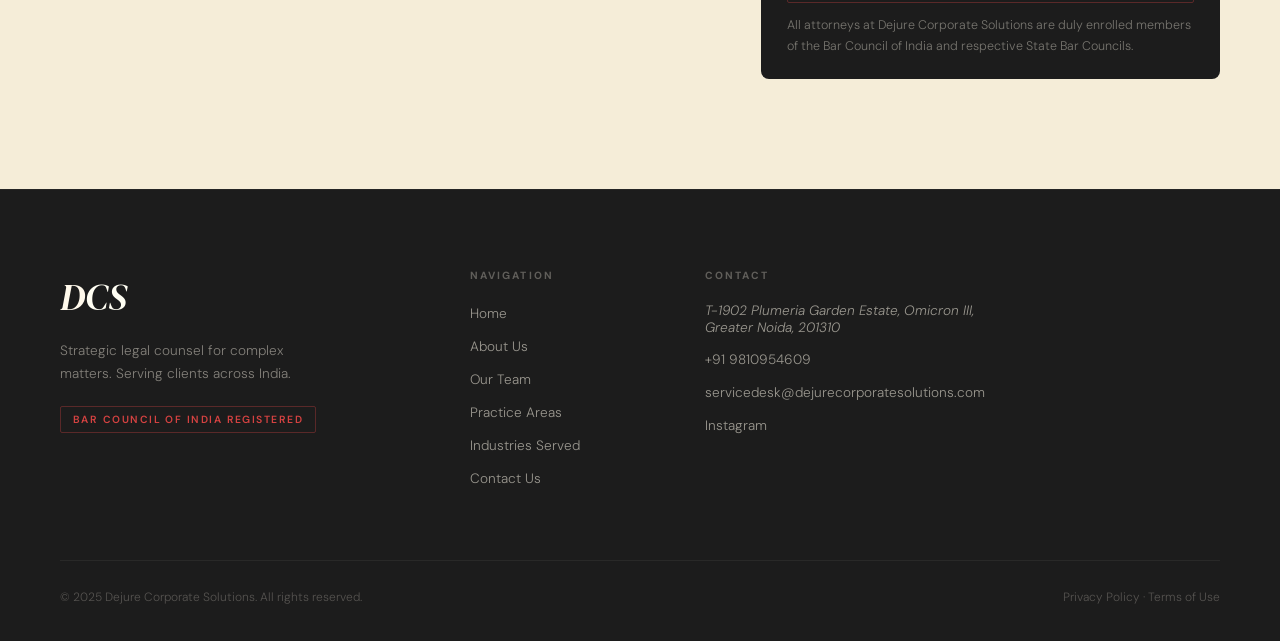
<file: contact.html>
<!DOCTYPE html>
<html lang="en">
<head>
  <meta charset="UTF-8" />
  <meta name="viewport" content="width=device-width, initial-scale=1.0" />
  <title>Contact Us — Dejure Corporate Solution</title>
  <link rel="preconnect" href="https://fonts.googleapis.com" />
  <link rel="preconnect" href="https://fonts.gstatic.com" crossorigin />
  <link href="https://fonts.googleapis.com/css2?family=Playfair+Display:ital,wght@0,400;0,500;0,600;0,700;1,400;1,600&family=DM+Sans:ital,opsz,wght@0,9..40,300;0,9..40,400;0,9..40,500;1,9..40,300&family=DM+Serif+Display:ital@0;1&display=swap" rel="stylesheet" />
  <link rel="stylesheet" href="style.css" />
</head>
<body data-page="contact">

  <div class="grain"></div>

  <!-- NAV -->
  <nav id="navbar">
    <div class="nav-inner">
      <a class="nav-logo" href="index.html">
        <img src="logo.png" class="nav-logo-img" alt="Dejure logo" />
        <span class="logo-h">D</span>
        <span class="logo-full">ejure Corporate Solution</span>
      </a>
      <ul class="nav-links">
        <li><a href="index.html"    class="nav-link">Home</a></li>
        <li><a href="about.html"    class="nav-link">About Us</a></li>
        <li><a href="team.html"     class="nav-link">Our Team</a></li>
        <li><a href="practice.html"     class="nav-link">Practice Areas</a></li>
        <li><a href="industries.html"     class="nav-link">Industries Served</a></li>
        <li><a href="contact.html"  class="nav-link">Contact Us</a></li>
      </ul>
      <button class="hamburger" id="hamburger" aria-label="Menu">
        <span></span><span></span><span></span>
      </button>
    </div>
    <div class="mobile-menu" id="mobileMenu">
      <a href="index.html"       class="mob-link">Home</a>
      <a href="about.html"       class="mob-link">About Us</a>
      <a href="team.html"        class="mob-link">Our Team</a>
      <a href="practice.html"    class="mob-link">Practice Areas</a>
      <a href="industries.html"  class="mob-link">Industries Served</a>
      <a href="contact.html"     class="mob-link">Contact Us</a>
</div>
  </nav>

  <!-- ══════════════════ HERO ══════════════════ -->
  <section class="cp-hero">
    <div class="cp-hero-lines"></div>
    <div class="container-wide">
      <div class="cp-hero-inner">
        <a class="back-link" href="index.html">← Back to Home</a>
        <div class="cp-hero-content reveal">
          <span class="section-eyebrow" style="color:var(--white)">Get in Touch</span>
          <h1 class="cp-hero-title">Let's Start a<br /><em>Conversation</em></h1>
          <p class="cp-hero-desc">Our attorneys are available Monday through Saturday. Every enquiry is handled with absolute confidentiality and responded to within one business day.</p>
        </div>
      </div>
    </div>
  </section>

  <!-- ══════════════════ INFO STRIP ══════════════════ -->
  <div class="cp-strip">
    <div class="container-wide">
      <div class="cp-strip-row reveal">

      <div class="cp-strip-card">
       <div class="cp-strip-icon">📍</div>
        <div>
          <span class="cp-strip-label">Delhi NCR</span>
          <p>Greater Noida<br/>201310</p>
        </div>
      </div>

        <div class="cp-strip-divider"></div>

        <div class="cp-strip-card">
          <div class="cp-strip-icon">📞</div>
          <div>
            <span class="cp-strip-label">Phone</span>
            <p>+91 9810954609</p>
          </div>
        </div>

        <div class="cp-strip-divider"></div>

        <div class="cp-strip-card">
          <div class="cp-strip-icon">✉</div>
          <div>
            <span class="cp-strip-label">Email</span>
            <p>servicedesk@dejurecorporatesolutions.com</p>
          </div>
        </div>

        <div class="cp-strip-divider"></div>

        <div class="cp-strip-card">
          <div class="cp-strip-icon">🕐</div>
          <div>
            <span class="cp-strip-label">Office Hours</span>
            <p>Mon–Sat: 10:00 - 18:00</p>
          </div>
        </div>

        <div class="cp-strip-divider"></div>

          <div class="cp-strip-card">
            <div class="cp-strip-icon">
              <svg xmlns="http://www.w3.org/2000/svg" width="20" height="20" viewBox="0 0 24 24" fill="none" stroke="rgba(255,249,235,0.85)" stroke-width="1.8" stroke-linecap="round" stroke-linejoin="round">
                <rect x="2" y="2" width="20" height="20" rx="5" ry="5"/>
                <circle cx="12" cy="12" r="4"/>
                <circle cx="17.5" cy="6.5" r="0.8" fill="rgba(255,249,235,0.85)" stroke="none"/>
              </svg>
            </div>
            <div>
              <span class="cp-strip-label">Instagram</span>
              <a href="https://www.instagram.com/dejurecorporate" target="_blank" style="color:var(--cream);font-size:0.85rem;font-weight:300;text-decoration:underline;text-underline-offset:3px;">@dejurecorporate</a>
            </div>
          </div>

      </div>
    </div>
  </div>

  <!-- ══════════════════ MAIN BODY ══════════════════ -->
  <section class="section cp-body">
    <div class="container-wide">
      <div class="cp-body-inner">

        <!-- FORM COLUMN -->
        <div class="cp-form-col reveal">
          <span class="section-eyebrow">GET IN TOUCH</span>
          <h2 class="section-heading" style="margin-bottom:2.5rem;">Schedule a<br /><em style="color:var(--mehroon);">Consultation</em></h2>

          <form class="contact-form" id="contactPageForm">
            <div class="form-row">
              <div class="form-group">
                <label>Full Name</label>
                <input type="text" placeholder="Your full name" required />
              </div>
              <div class="form-group">
                <label>Email Address</label>
                <input type="email" placeholder="you@example.com" required />
              </div>
            </div>
            <div class="form-row">
              <div class="form-group">
                <label>Phone Number</label>
                <input type="tel" placeholder="+91 98765 43210" />
              </div>
              <div class="form-group">
                <label>Company / Organisation</label>
                <input type="text" placeholder="Your company name" />
              </div>
            </div>
            <div class="form-group">
              <label>Practice Area</label>
              <div class="select-wrap">
                <select required>
                  <option value="">Select a practice area</option>
                  <option>Statutory Compliances</option>
                  <option>Consultancy Services</option>
                  <option>Litigation</option>
                  <option>Non-Litigation Services</option>
                  <option>IT Sector</option>
                  <option>HR Consultancy</option>
                  <option>Contract Management</option>
                  <option>Other</option>
                </select>
                <span class="select-arrow">↓</span>
              </div>
            </div>
            <div class="form-group">
              <label>Message</label>
              <textarea rows="5" placeholder="Please describe your legal matter briefly. The more detail you provide, the better we can assist you…" required></textarea>
            </div>
            <button type="submit" class="btn btn-primary btn-full">Submit Enquiry →</button>
            <p class="form-note">Submitting this form does not create an attorney-client relationship. All information shared is treated with absolute confidentiality in accordance with Bar Council of India rules.</p>
          </form>
        </div>

        <!-- INFO COLUMN -->
        <div class="cp-info-col reveal reveal-delay-1">

          <div class="map-box cp-map" style="padding:0; overflow:hidden;">
            <iframe
              src="https://www.google.com/maps/embed?pb=!1m18!1m12!1m3!1d3507.1440497764584!2d77.549094474951!3d28.475208191208605!2m3!1f0!2f0!3f0!3m2!1i1024!2i768!4f13.1!3m3!1m2!1s0x390ceaa8967c73d3%3A0xf53e233d13794ad7!2sPlumeria%20Garden%20Estate%2C%20Omicron%20III%2C%20Greater%20Noida%2C%20Uttar%20Pradesh%20201310!5e0!3m2!1sen!2sin!4v1779396420278!5m2!1sen!2sin"
              width="100%"
              height="100%"
              style="border:0; display:block; min-height:220px;"
              allowfullscreen=""
              loading="lazy"
              referrerpolicy="no-referrer-when-downgrade">
            </iframe>
          </div>

          <div class="cp-expect-box">
            <h3>What to Expect</h3>
            <ul class="cp-expect-list">
              <li>
                <span class="cp-expect-dot"></span>
                <div>
                  <strong>Response within 24 hours</strong>
                  <p>All enquiries acknowledged within one business day.</p>
                </div>
              </li>
              <li>
                <span class="cp-expect-dot"></span>
                <div>
                  <strong>Absolute confidentiality</strong>
                  <p>Your information is protected under professional privilege from the first contact.</p>
                </div>
              </li>
              <li>
                <span class="cp-expect-dot"></span>
                <div>
                  <strong>No obligation</strong>
                  <p>Initial consultations carry no commitment or retainer obligation.</p>
                </div>
              </li>
              <li>
                <span class="cp-expect-dot"></span>
                <div>
                  <strong>Direct partner access</strong>
                  <p>Complex matters are escalated directly to a senior partner.</p>
                </div>
              </li>
            </ul>
          </div>

          <div class="cp-bar-badge">
            <span class="footer-bar-reg">Bar Council of India Registered</span>
            <p>All attorneys at Dejure Corporate Solutions are duly enrolled members of the Bar Council of India and respective State Bar Councils.</p>
          </div>

        </div>
      </div>
    </div>
  </section>

  <!-- FOOTER -->
  <footer>
    <div class="container-wide">
      <div class="footer-inner">
        <div class="footer-brand-col">
          <div class="footer-logo">D<span>CS</span></div>
          <p>Strategic legal counsel for complex matters. Serving clients across India.</p>
          <div class="footer-bar-reg">Bar Council of India Registered</div>
        </div>
        <div class="footer-links-col">
          <h4>Navigation</h4>
          <ul>
            <li><a href="index.html">Home</a></li>
            <li><a href="about.html">About Us</a></li>
            <li><a href="team.html">Our Team</a></li>
            <li><a href="practice.html">Practice Areas</a></li>
            <li><a href="industries.html">Industries Served</a></li>
            <li><a href="#contact">Contact Us</a></li>
          </ul>
        </div>
        <div class="footer-links-col">
          <h4>Contact</h4>
          <ul>
            <li><a><Address>T-1902 Plumeria Garden Estate, Omicron III, Greater Noida, 201310</Address></a></li>
            <li><a>+91 9810954609</a></li>
            <li><a>servicedesk@dejurecorporatesolutions.com</a></li>
            <li><a href="https://www.instagram.com/dejurecorporate">Instagram</a></li>
          </ul>
        </div>
      </div>
      <div class="footer-bottom">
        <span>© 2025 Dejure Corporate Solutions. All rights reserved.</span>
        <span>Privacy Policy · Terms of Use</span>
      </div>
    </div>
  </footer>

  <script src="script.js"></script>
</body>
</html>
</file>
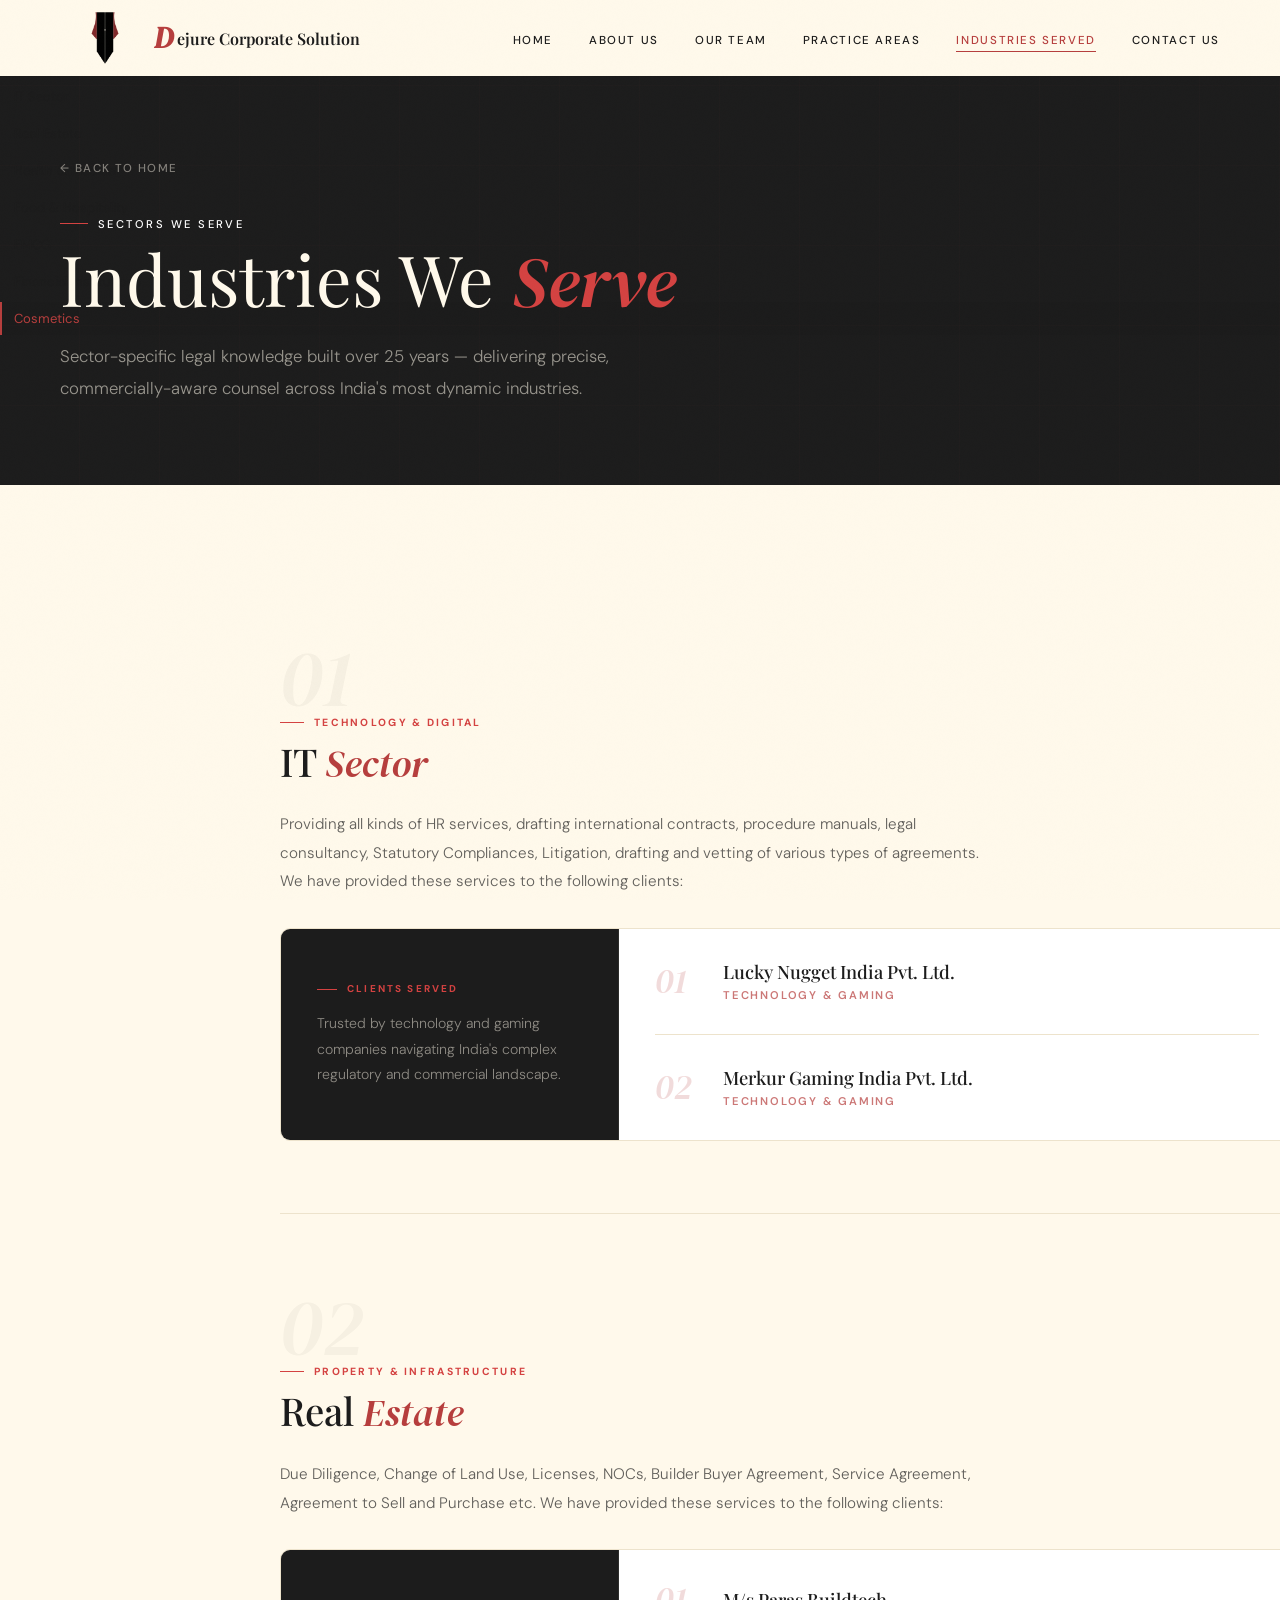
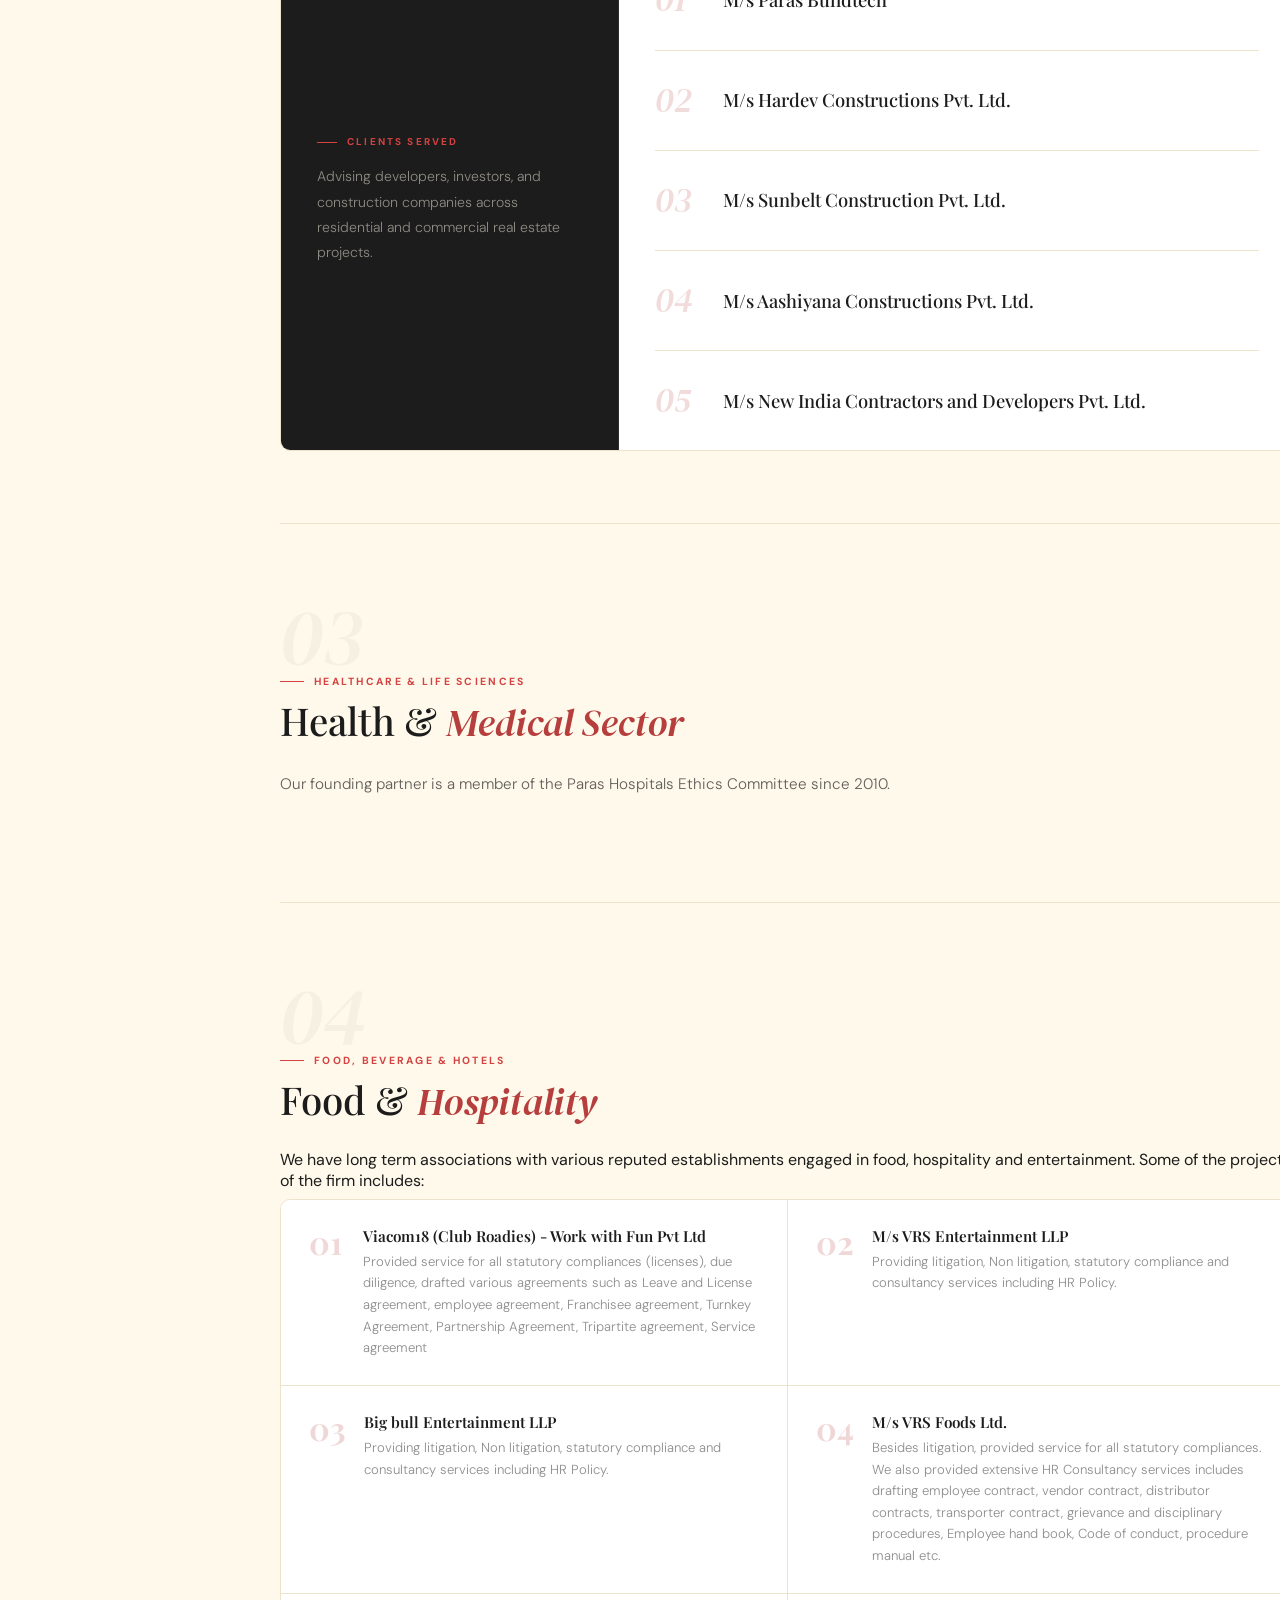
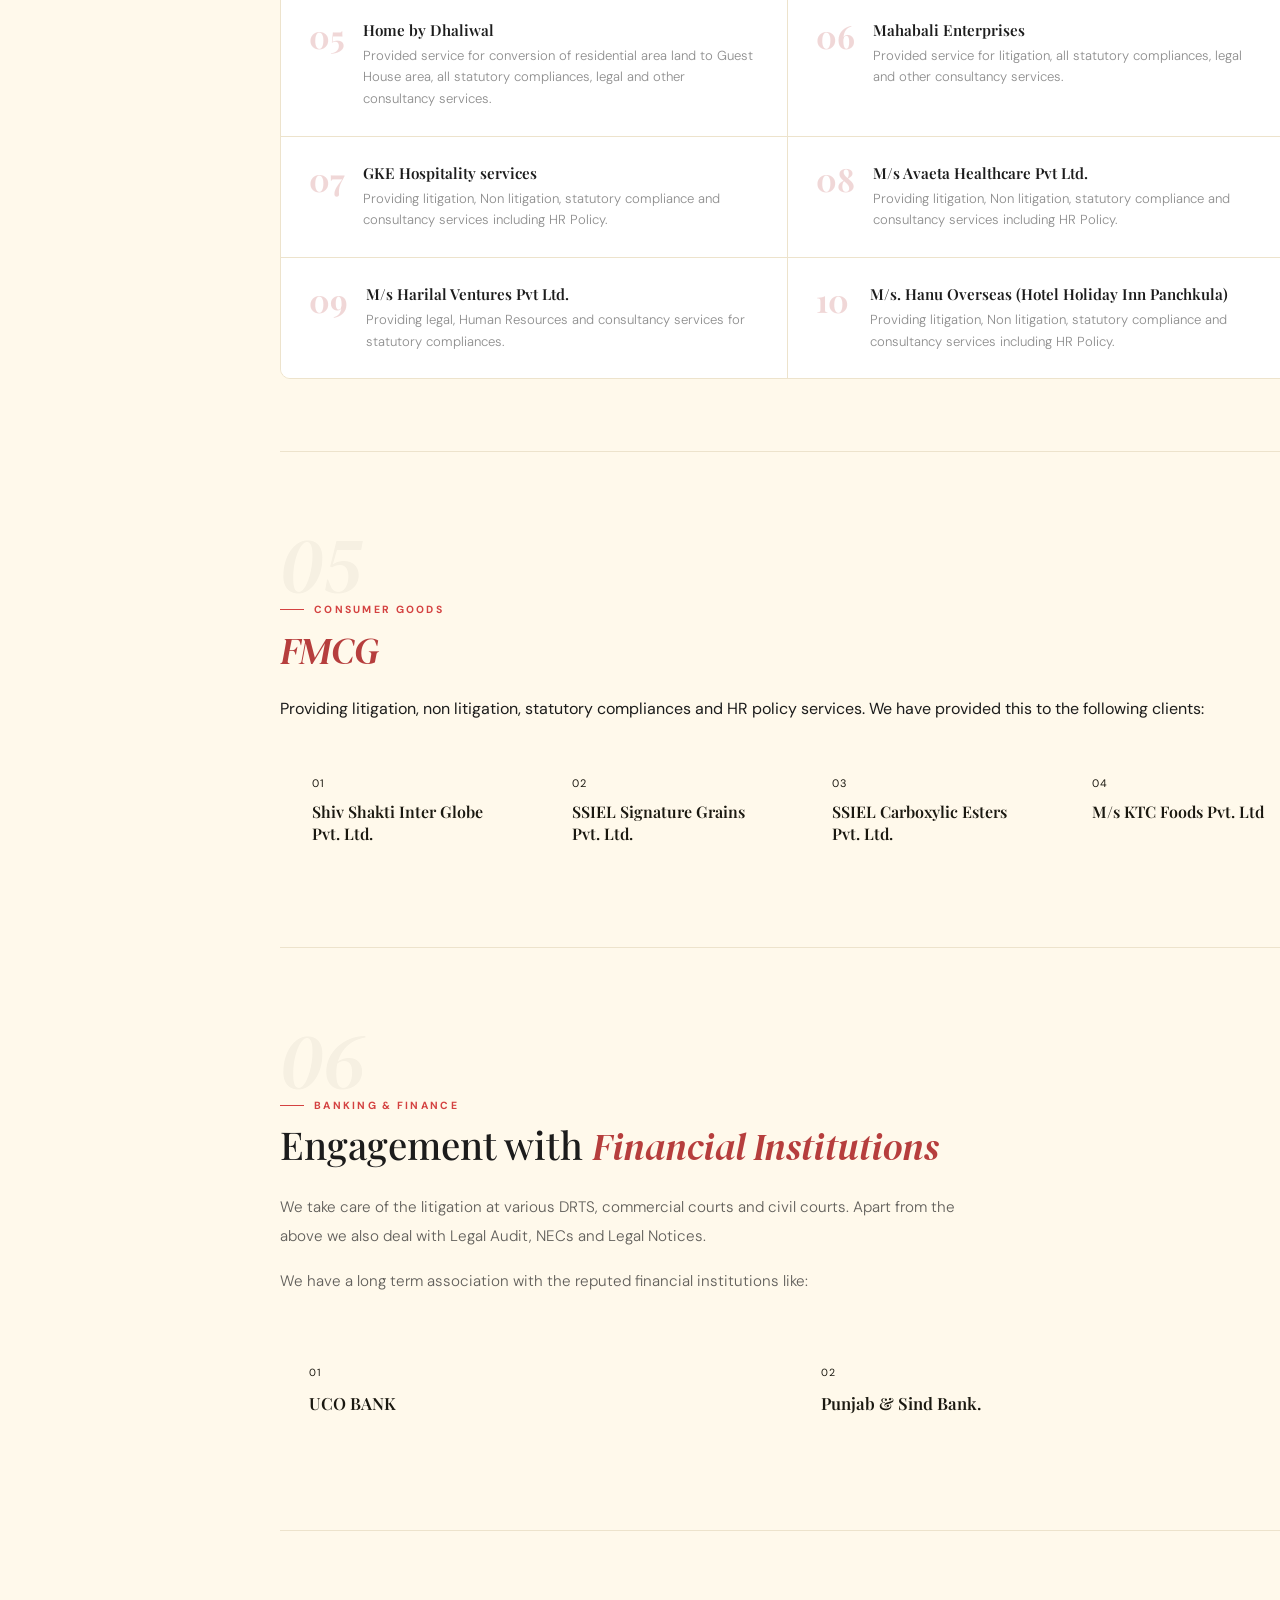
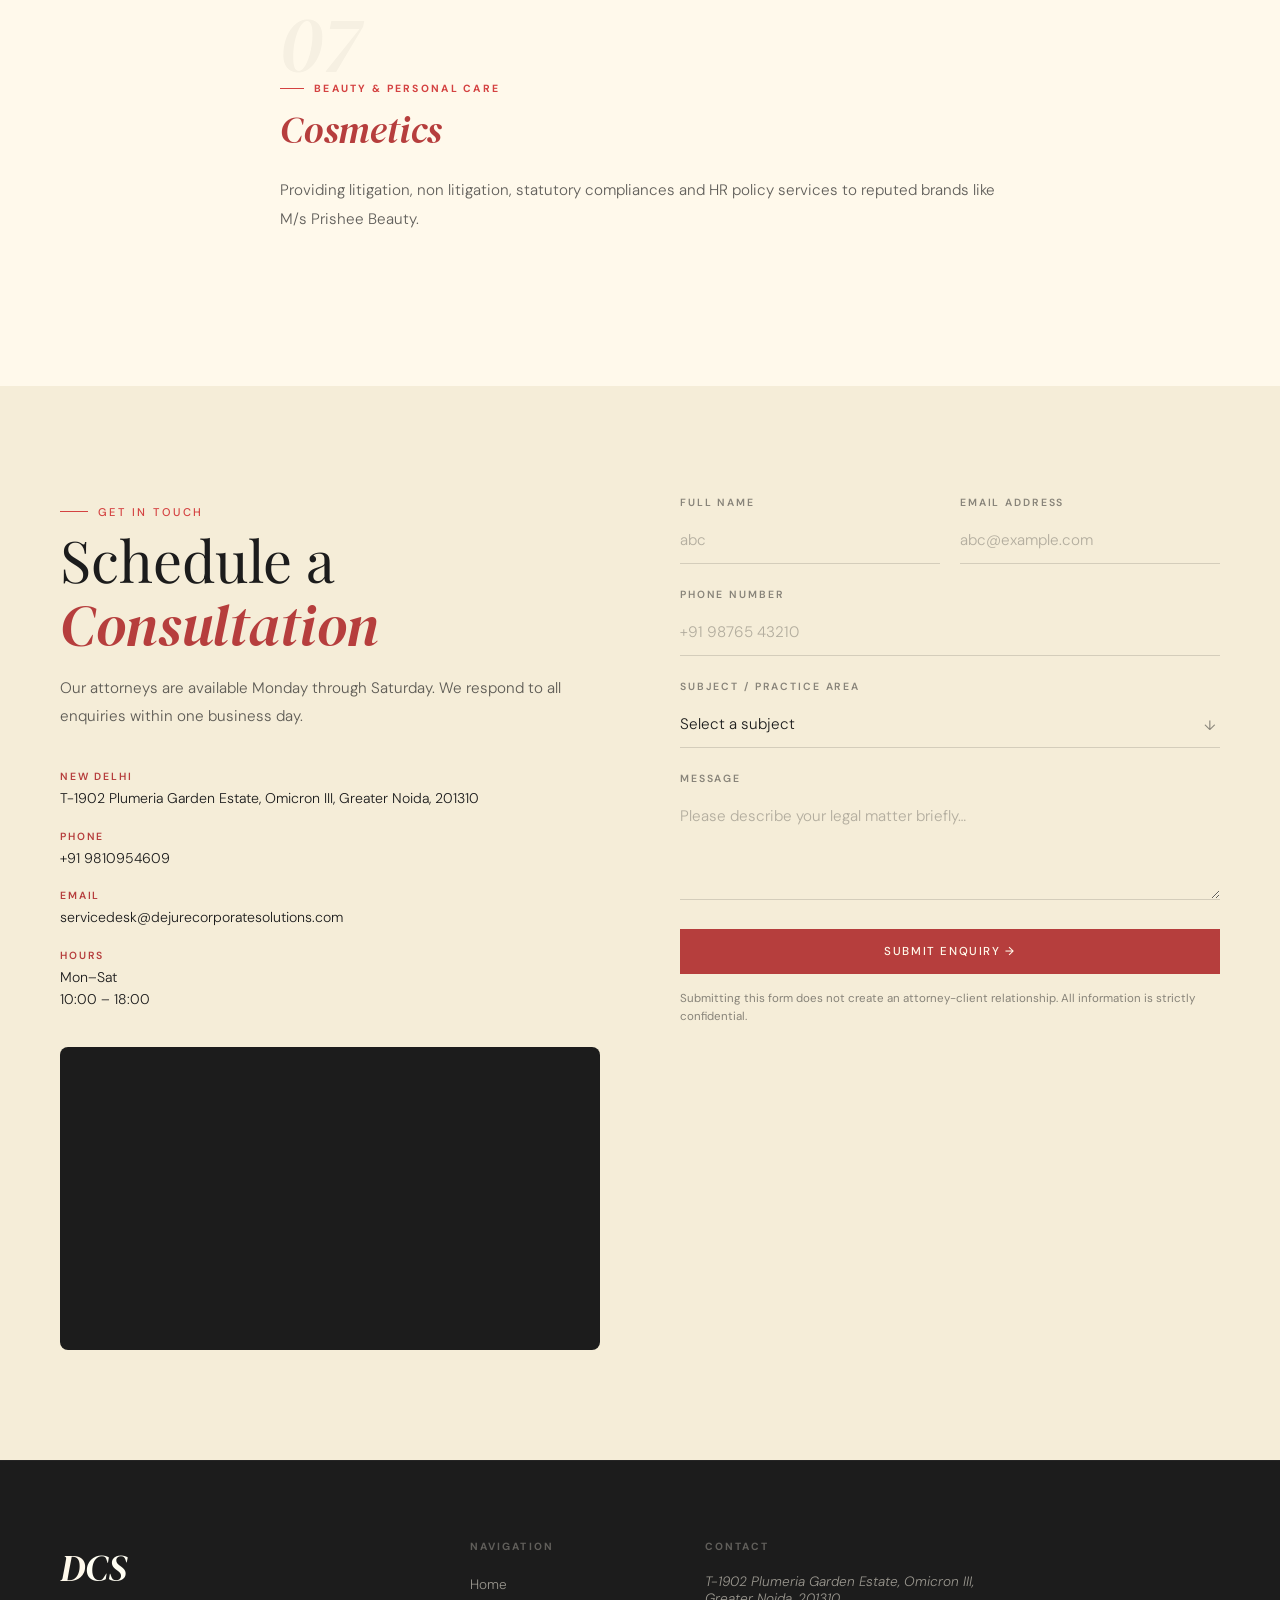
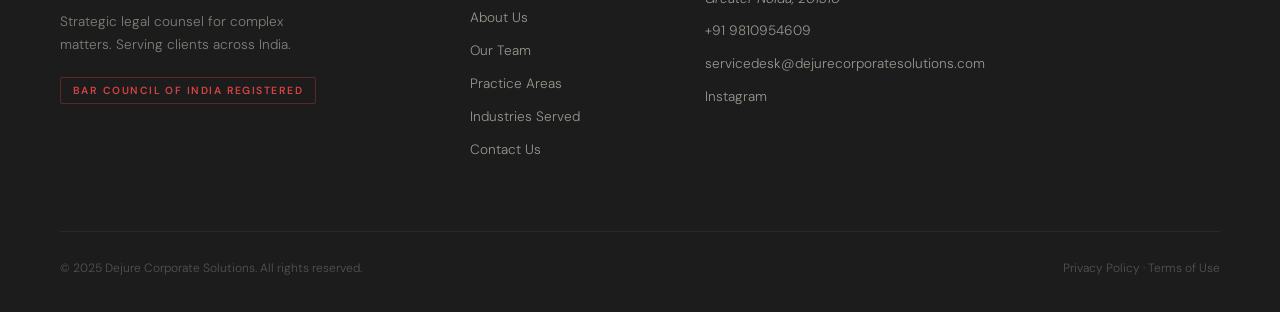
<file: industries.html>
<!DOCTYPE html>
<html lang="en">
<head>
  <meta charset="UTF-8" />
  <meta name="viewport" content="width=device-width, initial-scale=1.0" />
  <title>Industries — Dejure Corporate Solution</title>
  <link rel="preconnect" href="https://fonts.googleapis.com" />
  <link rel="preconnect" href="https://fonts.gstatic.com" crossorigin />
  <link href="https://fonts.googleapis.com/css2?family=Playfair+Display:ital,wght@0,400;0,500;0,600;0,700;1,400;1,600&family=DM+Sans:ital,opsz,wght@0,9..40,300;0,9..40,400;0,9..40,500;1,9..40,300&family=DM+Serif+Display:ital@0;1&display=swap" rel="stylesheet" />
  <link rel="stylesheet" href="style.css" />

</head>
<body data-page="industries">

  <div class="grain"></div>

  <!-- NAV -->
  <nav id="navbar">
    <div class="nav-inner">
      <a class="nav-logo" href="index.html">
        <img src="logo.png" class="nav-logo-img" alt="Dejure logo" />
        <span class="logo-h">D</span>
        <span class="logo-full">ejure Corporate Solution</span>
      </a>
      <ul class="nav-links">
        <li><a href="index.html"         class="nav-link">Home</a></li>
        <li><a href="about.html"         class="nav-link">About Us</a></li>
        <li><a href="team.html"          class="nav-link">Our Team</a></li>
        <li><a href="practice.html"      class="nav-link">Practice Areas</a></li>
        <li><a href="industries.html"    class="nav-link active">Industries Served</a></li>
        <li><a href="contact.html"       class="nav-link">Contact Us</a></li>
      </ul>
      <button class="hamburger" id="hamburger" aria-label="Menu">
        <span></span><span></span><span></span>
      </button>
    </div>
    <div class="mobile-menu" id="mobileMenu">
      <a href="index.html"       class="mob-link">Home</a>
      <a href="about.html"       class="mob-link">About Us</a>
      <a href="team.html"        class="mob-link">Our Team</a>
      <a href="practice.html"    class="mob-link">Practice Areas</a>
      <a href="industries.html"  class="mob-link">Industries Served</a>
      <a href="contact.html"     class="mob-link">Contact Us</a>
</div>
  </nav>

  <!-- HERO -->
  <section class="ind-page-hero">
    <div class="container-wide">
      <a href="index.html" class="back-link">← Back to Home</a>
      <div class="reveal">
        <span class="section-eyebrow" style="color:var(--white)">Sectors We Serve</span>
        <h1 class="ind-page-hero-title">Industries We <em>Serve</em></h1>
        <p class="ind-page-hero-desc">Sector-specific legal knowledge built over 25 years — delivering precise, commercially-aware counsel across India's most dynamic industries.</p>
      </div>
    </div>
  </section>

  <!-- MAIN LAYOUT -->
  <div class="ind-layout">

    <!-- SIDEBAR -->
    <aside class="ind-sidebar">
      <nav class="ind-sidebar-nav">
        <a></a>
        <a></a>
        <a></a>
        <a></a>
        <a href="#it-sector">IT Sector</a>
        <a href="#real-estate">Real Estate</a>
        <a href="#health-medical">Health &amp; Medical</a>
        <a href="#food-hospitality">Food &amp; Hospitality</a>
        <a href="#fmcg">FMCG</a>
        <a href="#financial">Financial Institutions</a>
        <a href="#cosmetics">Cosmetics</a>
      </nav>
    </aside>

    <!-- CONTENT -->
    <div class="ind-content">

      <!-- ═══════════ 01 · IT SECTOR ═══════════ -->
      <div class="ind-block reveal" id="it-sector">
        <span class="ind-section-num">01</span>
        <span class="ind-block-eyebrow">Technology &amp; Digital</span>
        <h2 class="ind-block-title">IT <em>Sector</em></h2>

        <p class="ind-prose">Providing all kinds of HR services, drafting international contracts, procedure manuals, legal consultancy, Statutory Compliances, Litigation, drafting and vetting of various types of agreements. We have provided these services to the following clients:</p>

        <div class="ind-it-client-panel">
          <div class="ind-it-client-left">
            <span class="ind-it-panel-label">Clients Served</span>
            <p class="ind-it-panel-note">Trusted by technology and gaming companies navigating India's complex regulatory and commercial landscape.</p>
          </div>
          <div class="ind-it-client-right">
            <div class="ind-it-client-entry">
              <span class="ind-it-client-num">01</span>
              <div class="ind-it-client-body">
                <h5>Lucky Nugget India Pvt. Ltd.</h5>
                <span>Technology &amp; Gaming</span>
              </div>
            </div>
            <div class="ind-it-client-divider"></div>
            <div class="ind-it-client-entry">
              <span class="ind-it-client-num">02</span>
              <div class="ind-it-client-body">
                <h5>Merkur Gaming India Pvt. Ltd.</h5>
                <span>Technology &amp; Gaming</span>
              </div>
            </div>
          </div>
        </div>
      </div>

      <!-- ═══════════ 02 · REAL ESTATE ═══════════ -->
      <div class="ind-block reveal" id="real-estate">
        <span class="ind-section-num">02</span>
        <span class="ind-block-eyebrow">Property &amp; Infrastructure</span>
        <h2 class="ind-block-title">Real <em>Estate</em></h2>

        <p class="ind-prose">Due Diligence, Change of Land Use, Licenses, NOCs, Builder Buyer Agreement, Service Agreement, Agreement to Sell and Purchase etc. We have provided these services to the following clients:</p>

        <div class="ind-it-client-panel">
          <div class="ind-it-client-left">
            <span class="ind-it-panel-label">Clients Served</span>
            <p class="ind-it-panel-note">Advising developers, investors, and construction companies across residential and commercial real estate projects.</p>
          </div>
          <div class="ind-it-client-right">
            <div class="ind-it-client-entry">
              <span class="ind-it-client-num">01</span>
              <div class="ind-it-client-body"><h5>M/s Paras Buildtech</h5></div>
            </div>
            <div class="ind-it-client-divider"></div>
            <div class="ind-it-client-entry">
              <span class="ind-it-client-num">02</span>
              <div class="ind-it-client-body"><h5>M/s Hardev Constructions Pvt. Ltd.</h5></div>
            </div>
            <div class="ind-it-client-divider"></div>
            <div class="ind-it-client-entry">
              <span class="ind-it-client-num">03</span>
              <div class="ind-it-client-body"><h5>M/s Sunbelt Construction Pvt. Ltd.</h5></div>
            </div>
            <div class="ind-it-client-divider"></div>
            <div class="ind-it-client-entry">
              <span class="ind-it-client-num">04</span>
              <div class="ind-it-client-body"><h5>M/s Aashiyana Constructions Pvt. Ltd.</h5></div>
            </div>
            <div class="ind-it-client-divider"></div>
            <div class="ind-it-client-entry">
              <span class="ind-it-client-num">05</span>
              <div class="ind-it-client-body"><h5>M/s New India Contractors and Developers Pvt. Ltd.</h5></div>
            </div>
          </div>
        </div>
      </div>

      <!-- ═══════════ 03 · HEALTH & MEDICAL ═══════════ -->
      <div class="ind-block reveal" id="health-medical">
        <span class="ind-section-num">03</span>
        <span class="ind-block-eyebrow">Healthcare &amp; Life Sciences</span>
        <h2 class="ind-block-title">Health &amp; <em>Medical Sector</em></h2>

        <p class="ind-prose">Our founding partner is a member of the Paras Hospitals Ethics Committee since 2010.</p>
      </div>

      <!-- ═══════════ 04 · FOOD & HOSPITALITY ═══════════ -->
      <div class="ind-block reveal" id="food-hospitality">
        <span class="ind-section-num">04</span>
        <span class="ind-block-eyebrow">Food, Beverage &amp; Hotels</span>
        <h2 class="ind-block-title">Food &amp; <em>Hospitality</em></h2>

        <p>We have long term associations with various reputed establishments engaged in food, hospitality and entertainment. Some of the projects of the firm includes:</p>
        <div class="ind-10-grid">
          <div class="ind-10-item">
            <span class="ind-10-num">01</span>
            <div class="ind-10-body">
              <h6>Viacom18 (Club Roadies) - Work with Fun Pvt Ltd</h6>
              <p>Provided service for all statutory compliances (licenses), due diligence, drafted various agreements such as Leave and License agreement, employee agreement, Franchisee agreement, Turnkey Agreement, Partnership Agreement, Tripartite agreement, Service agreement</p>
            </div>
          </div>
          <div class="ind-10-item">
            <span class="ind-10-num">02</span>
            <div class="ind-10-body">
              <h6>M/s VRS Entertainment LLP</h6>
              <p>Providing litigation, Non litigation, statutory compliance and consultancy services including HR Policy.</p>
            </div>
          </div>
          <div class="ind-10-item">
            <span class="ind-10-num">03</span>
            <div class="ind-10-body">
              <h6>Big bull Entertainment LLP</h6>
              <p>Providing litigation, Non litigation, statutory compliance and consultancy services including HR Policy.</p>
            </div>
          </div>
          <div class="ind-10-item">
            <span class="ind-10-num">04</span>
            <div class="ind-10-body">
              <h6>M/s VRS Foods Ltd.</h6>
              <p>Besides litigation, provided service for all statutory compliances. We also provided extensive HR Consultancy services includes drafting employee contract, vendor contract, distributor contracts, transporter contract, grievance and disciplinary procedures, Employee hand book, Code of conduct, procedure manual etc.</p>
            </div>
          </div>
          <div class="ind-10-item">
            <span class="ind-10-num">05</span>
            <div class="ind-10-body">
              <h6>Home by Dhaliwal</h6>
              <p>Provided service for conversion of residential area land to Guest House area, all statutory compliances, legal and other consultancy services.</p>
            </div>
          </div>
          <div class="ind-10-item">
            <span class="ind-10-num">06</span>
            <div class="ind-10-body">
              <h6>Mahabali Enterprises</h6>
              <p>Provided service for litigation, all statutory compliances, legal and other consultancy services.</p>
            </div>
          </div>
          <div class="ind-10-item">
            <span class="ind-10-num">07</span>
            <div class="ind-10-body">
              <h6>GKE Hospitality services</h6>
              <p>Providing litigation, Non litigation, statutory compliance and consultancy services including HR Policy.</p>
            </div>
          </div>
          <div class="ind-10-item">
            <span class="ind-10-num">08</span>
            <div class="ind-10-body">
              <h6>M/s Avaeta Healthcare Pvt Ltd.</h6>
              <p>Providing litigation, Non litigation, statutory compliance and consultancy services including HR Policy.</p>
            </div>
          </div>
          <div class="ind-10-item">
            <span class="ind-10-num">09</span>
            <div class="ind-10-body">
              <h6>M/s Harilal Ventures Pvt Ltd.</h6>
              <p>Providing legal, Human Resources and consultancy services for statutory compliances.</p>
            </div>
          </div>
          <div class="ind-10-item">
            <span class="ind-10-num">10</span>
            <div class="ind-10-body">
              <h6>M/s. Hanu Overseas (Hotel Holiday Inn Panchkula)</h6>
              <p>Providing litigation, Non litigation, statutory compliance and consultancy services including HR Policy.</p>
            </div>
          </div>
        </div>
      </div>

      <!-- ═══════════ 05 · FMCG — redesigned: horizontal pill strip ═══════════ -->
      <div class="ind-block reveal" id="fmcg">
        <span class="ind-section-num">05</span>
        <span class="ind-block-eyebrow">Consumer Goods</span>
        <h2 class="ind-block-title"><em>FMCG</em></h2>
        <p>Providing litigation, non litigation, statutory compliances and HR policy services. We have provided this to the following clients:</p>

        <div class="fmcg-strip-wrap">
          <div class="fmcg-strip">
            <div class="fmcg-pill">
              <span class="fmcg-pill-num">01</span>
              <h5>Shiv Shakti Inter Globe Pvt. Ltd.</h5>
            </div>
            <div class="fmcg-pill">
              <span class="fmcg-pill-num">02</span>
              <h5>SSIEL Signature Grains Pvt. Ltd.</h5>
            </div>
            <div class="fmcg-pill">
              <span class="fmcg-pill-num">03</span>
              <h5>SSIEL Carboxylic Esters Pvt. Ltd.</h5>
            </div>
            <div class="fmcg-pill">
              <span class="fmcg-pill-num">04</span>
              <h5>M/s KTC Foods Pvt. Ltd</h5>
            </div>
          </div>
        </div>
      </div>

      <!-- ═══════════ 06 · FINANCIAL INSTITUTIONS — redesigned: 2-col grid ═══════════ -->
      <div class="ind-block reveal" id="financial">
        <span class="ind-section-num">06</span>
        <span class="ind-block-eyebrow">Banking &amp; Finance</span>
        <h2 class="ind-block-title">Engagement with <em>Financial Institutions</em></h2>

        <p class="ind-prose">We take care of the litigation at various DRTS, commercial courts and civil courts. Apart from the above we also deal with Legal Audit, NECs and Legal  Notices.</p>

        <p class="ind-prose"> We have a  long term association with the reputed financial institutions like:</p>

        <div class="fin-grid">
          <div class="fin-card">
            <span class="fin-card-num">01</span>
            <h6>UCO BANK</h6>
          </div>
          <div class="fin-card">
            <span class="fin-card-num">02</span>
            <h6>Punjab & Sind Bank.</h6>
          </div>
        </div>
      </div>

      <!-- ═══════════ 07 · COSMETICS — new, mirrors Healthcare ═══════════ -->
      <div class="ind-block reveal" id="cosmetics">
        <span class="ind-section-num">07</span>
        <span class="ind-block-eyebrow">Beauty &amp; Personal Care</span>
        <h2 class="ind-block-title"><em>Cosmetics</em></h2>

        <p class="ind-prose">Providing litigation, non litigation, statutory compliances and HR policy services to reputed brands like M/s Prishee Beauty.</p>

      </div>

    </div><!-- /ind-content -->
  </div><!-- /ind-layout -->

<!-- ══════════════════ CONTACT ══════════════════ -->
  <section class="section contact-section" id="contact">
    <div class="container-wide">
      <div class="contact-inner">
        <div class="contact-left reveal">
          <span class="section-eyebrow">Get in Touch</span>
          <h2 class="section-heading">Schedule a<br /><em style="color:var(--mehroon);">Consultation</em></h2>
          <p>Our attorneys are available Monday through Saturday. We respond to all enquiries within one business day.</p>
          <div class="contact-details">
            <div class="cd-item">
              <span class="cd-label">New Delhi</span>
              <span class="cd-val">T-1902 Plumeria Garden Estate, Omicron III, Greater Noida, 201310</span>
            </div>
            <div class="cd-item">
              <span class="cd-label">Phone</span>
              <span class="cd-val">+91 9810954609</span>
            </div>
            <div class="cd-item">
              <span class="cd-label">Email</span>
              <span class="cd-val">servicedesk@dejurecorporatesolutions.com</span>
            </div>
            <div class="cd-item">
              <span class="cd-label">Hours</span>
              <span class="cd-val">Mon–Sat<br />10:00 – 18:00</span>
            </div>
          </div>
          <div class="map-box" style="padding:0; overflow:hidden;">
            <iframe
              src="https://www.google.com/maps/embed?pb=!1m18!1m12!1m3!1d3507.1440497764584!2d77.549094474951!3d28.475208191208605!2m3!1f0!2f0!3f0!3m2!1i1024!2i768!4f13.1!3m3!1m2!1s0x390ceaa8967c73d3%3A0xf53e233d13794ad7!2sPlumeria%20Garden%20Estate%2C%20Omicron%20III%2C%20Greater%20Noida%2C%20Uttar%20Pradesh%20201310!5e0!3m2!1sen!2sin!4v1779396420278!5m2!1sen!2sin"
              width="100%"
              height="100%"
              style="border:0; display:block; min-height:220px;"
              allowfullscreen=""
              loading="lazy"
              referrerpolicy="no-referrer-when-downgrade">
            </iframe>
          </div>
        </div>
        <div class="contact-right reveal reveal-delay-1">
          <form class="contact-form" id="contactForm">
            <div class="form-row">
              <div class="form-group">
                <label>Full Name</label>
                <input type="text" placeholder="abc" required />
              </div>
              <div class="form-group">
                <label>Email Address</label>
                <input type="email" placeholder="abc@example.com" required />
              </div>
            </div>
            <div class="form-group">
              <label>Phone Number</label>
              <input type="tel" placeholder="+91 98765 43210" />
            </div>
            <div class="form-group">
              <label>Subject / Practice Area</label>
              <div class="select-wrap">
                <select required>
                  <option value="">Select a subject</option>
                  <option>Statutory Compliances</option>
                  <option>Consultancy Services</option>
                  <option>Litigation</option>
                  <option>Non-Litigation Services</option>
                  <option>IT Sector</option>
                  <option>HR Consultancy</option>
                  <option>Others</option>
                </select>
                <span class="select-arrow">↓</span>
              </div>
            </div>
            <div class="form-group">
              <label>Message</label>
              <textarea rows="4" placeholder="Please describe your legal matter briefly…" required></textarea>
            </div>
            <button type="submit" class="btn btn-primary btn-full">Submit Enquiry →</button>
            <p class="form-note">Submitting this form does not create an attorney-client relationship. All information is strictly confidential.</p>
          </form>
        </div>
      </div>
    </div>
  </section>

  <!-- FOOTER -->
  <footer>
    <div class="container-wide">
      <div class="footer-inner">
        <div class="footer-brand-col">
          <div class="footer-logo">D<span>CS</span></div>
          <p>Strategic legal counsel for complex matters. Serving clients across India.</p>
          <div class="footer-bar-reg">Bar Council of India Registered</div>
        </div>
        <div class="footer-links-col">
          <h4>Navigation</h4>
          <ul>
            <li><a href="index.html">Home</a></li>
            <li><a href="about.html">About Us</a></li>
            <li><a href="team.html">Our Team</a></li>
            <li><a href="practice.html">Practice Areas</a></li>
            <li><a href="industries.html">Industries Served</a></li>
            <li><a href="#contact">Contact Us</a></li>
          </ul>
        </div>
        <div class="footer-links-col">
          <h4>Contact</h4>
          <ul>
            <li><a><Address>T-1902 Plumeria Garden Estate, Omicron III, Greater Noida, 201310</Address></a></li>
            <li><a>+91 9810954609</a></li>
            <li><a>servicedesk@dejurecorporatesolutions.com</a></li>
            <li><a href="https://www.instagram.com/dejurecorporate">Instagram</a></li>
          </ul>
        </div>
      </div>
      <div class="footer-bottom">
        <span>© 2025 Dejure Corporate Solutions. All rights reserved.</span>
        <span>Privacy Policy · Terms of Use</span>
      </div>
    </div>
  </footer>

  <script src="script.js"></script>

</body>
</html>
</file>
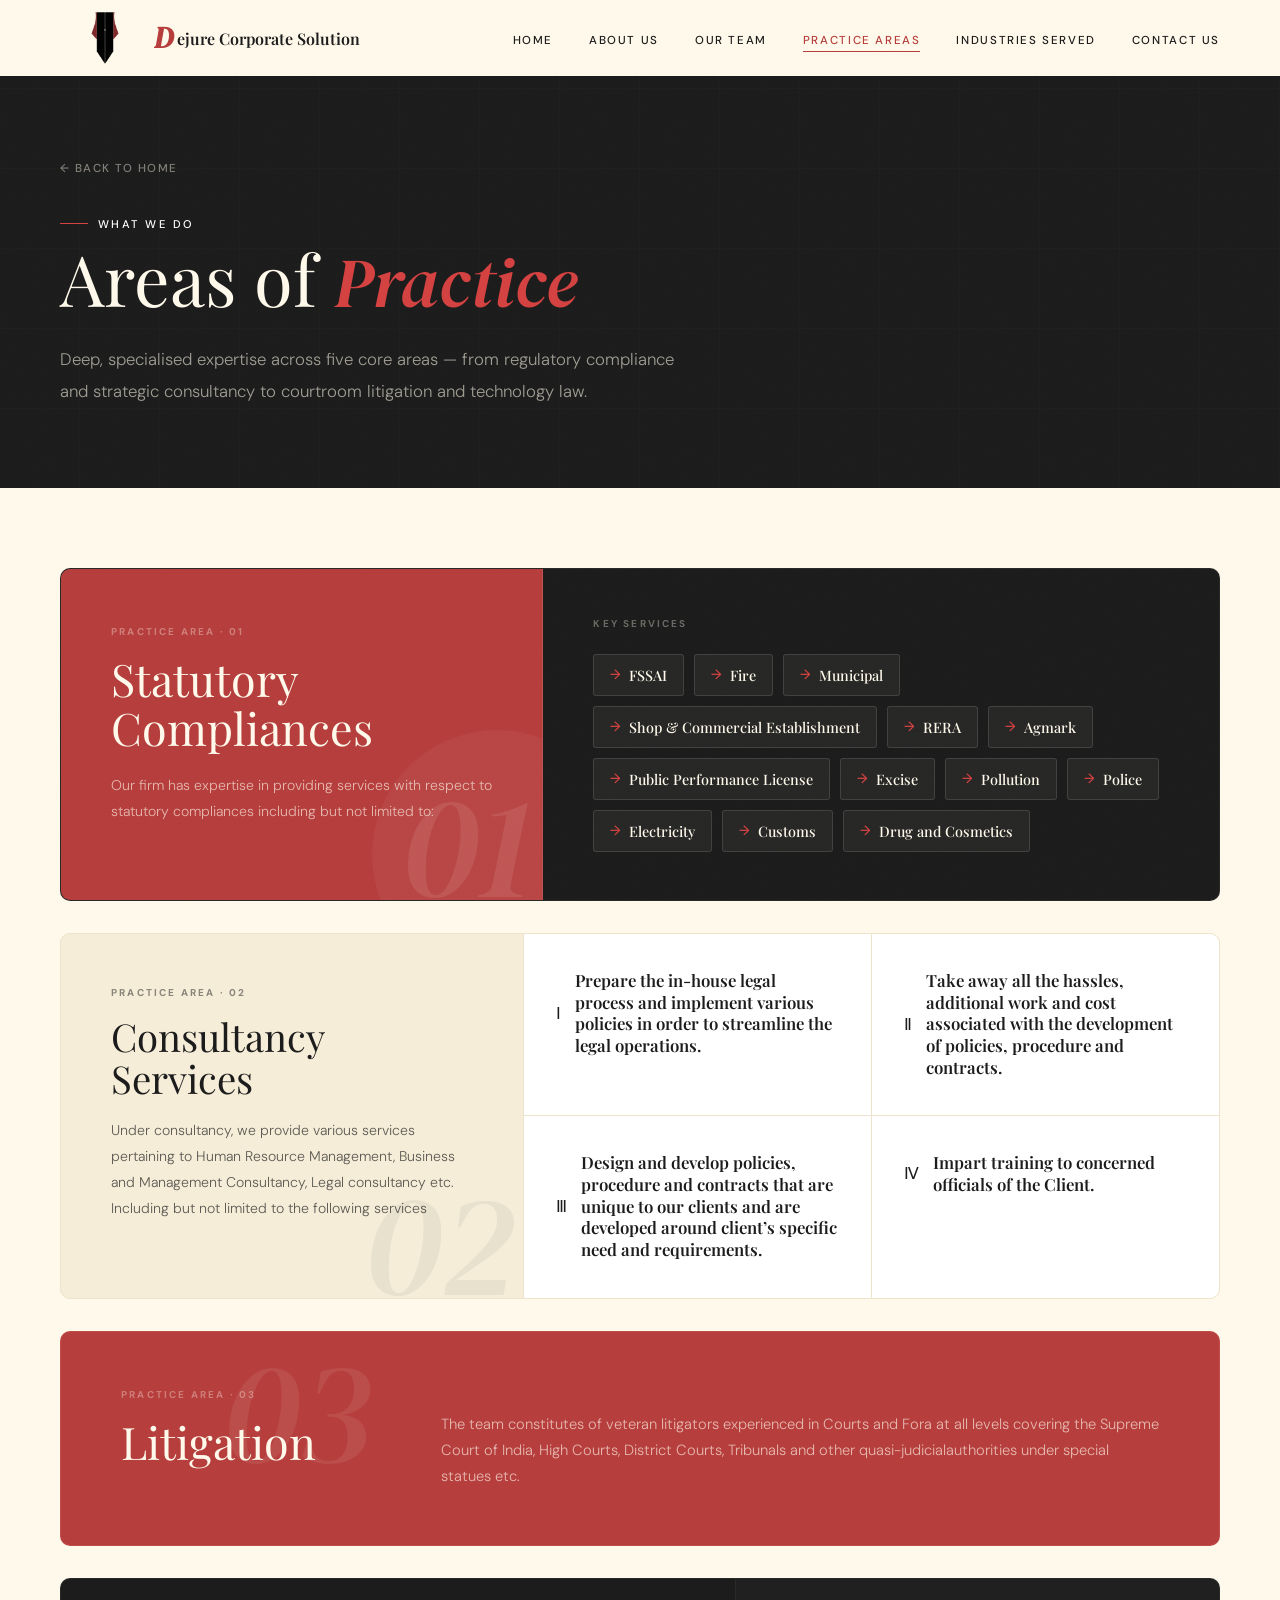
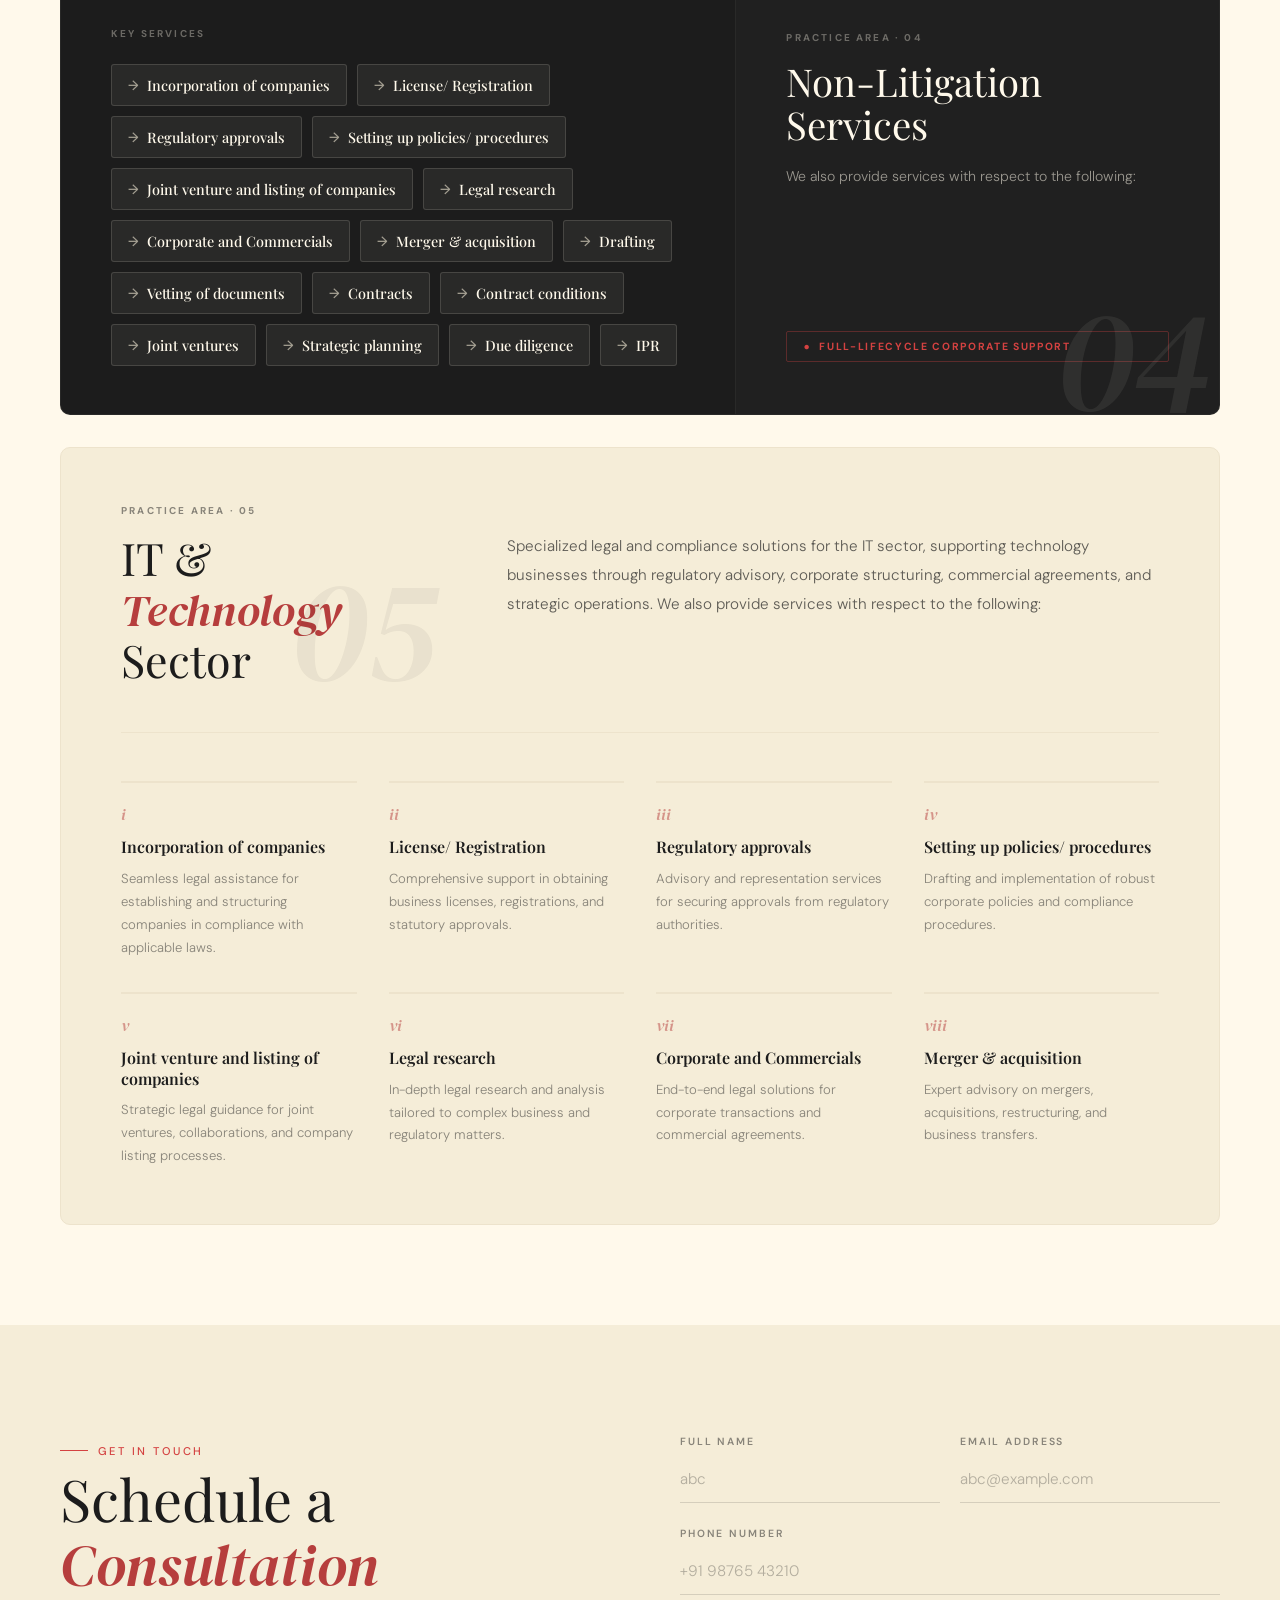
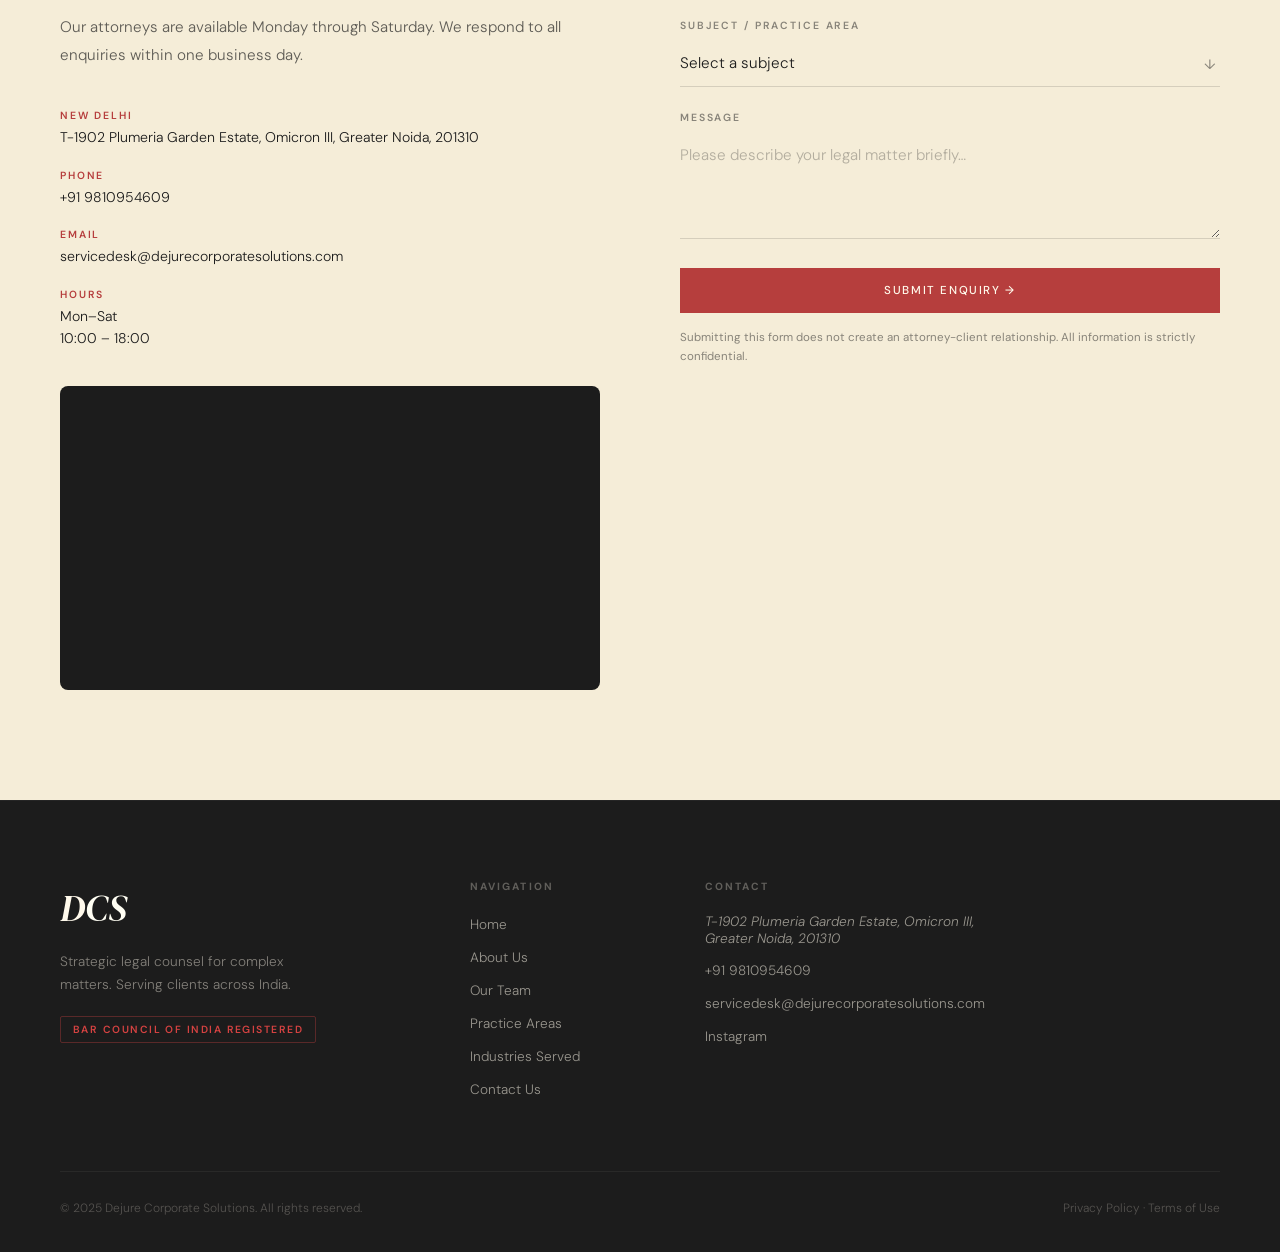
<file: practice.html>
<!DOCTYPE html>
<html lang="en">
<head>
  <meta charset="UTF-8" />
  <meta name="viewport" content="width=device-width, initial-scale=1.0" />
  <title>Practice Areas — Dejure Corporate Solution</title>
  <link rel="preconnect" href="https://fonts.googleapis.com" />
  <link rel="preconnect" href="https://fonts.gstatic.com" crossorigin />
  <link href="https://fonts.googleapis.com/css2?family=Playfair+Display:ital,wght@0,400;0,500;0,600;0,700;1,400;1,600&family=DM+Sans:ital,opsz,wght@0,9..40,300;0,9..40,400;0,9..40,500;1,9..40,300&family=DM+Serif+Display:ital@0;1&display=swap" rel="stylesheet" />
  <link rel="stylesheet" href="style.css" />
</head>
<body data-page="practice">

  <div class="grain"></div>

  <!-- NAV -->
  <nav id="navbar">
    <div class="nav-inner">
      <a class="nav-logo" href="index.html">
        <img src="logo.png" class="nav-logo-img" alt="Dejure logo" />
        <span class="logo-h">D</span>
        <span class="logo-full">ejure Corporate Solution</span>
      </a>
      <ul class="nav-links">
        <li><a href="index.html"      class="nav-link">Home</a></li>
        <li><a href="about.html"      class="nav-link">About Us</a></li>
        <li><a href="team.html"       class="nav-link">Our Team</a></li>
        <li><a href="practice.html"   class="nav-link active">Practice Areas</a></li>
        <li><a href="industries.html" class="nav-link">Industries Served</a></li>
        <li><a href="contact.html"    class="nav-link">Contact Us</a></li>
      </ul>
      <button class="hamburger" id="hamburger" aria-label="Menu">
        <span></span><span></span><span></span>
      </button>
    </div>
    <div class="mobile-menu" id="mobileMenu">
      <a href="index.html"       class="mob-link">Home</a>
      <a href="about.html"       class="mob-link">About Us</a>
      <a href="team.html"        class="mob-link">Our Team</a>
      <a href="practice.html"    class="mob-link">Practice Areas</a>
      <a href="industries.html"  class="mob-link">Industries Served</a>
      <a href="contact.html"     class="mob-link">Contact Us</a>
</div>
  </nav>

  <!-- HERO -->
  <section class="practice-page-hero">
    <div class="practice-hero-bg-lines"></div>
    <div class="container-wide">
      <div class="practice-hero-inner">
        <a href="index.html" class="back-link">← Back to Home</a>
        <div class="reveal">
          <span class="section-eyebrow" style="color:var(--white)">What We Do</span>
          <h1 class="practice-hero-title">Areas of <em>Practice</em></h1>
          <p class="practice-hero-desc">Deep, specialised expertise across five core areas — from regulatory compliance and strategic consultancy to courtroom litigation and technology law.</p>
        </div>
      </div>
    </div>
  </section>

  <!-- PRACTICE AREAS -->
  <section class="practice-areas-section">
    <div class="container-wide">

      <!-- ══ CARD 1: STATUTORY COMPLIANCES — RESTRUCTURED ══ -->
      <div class="pa-card pa-card--statutory reveal">
        <div class="pa-statutory-inner">

          <div class="pa-statutory-left">
            <div style="position:relative;z-index:1;">
              <div class="pa-num">Practice Area · 01</div>
              <h2>Statutory<br />Compliances</h2>
              <p class="pa-short-desc">Our firm has expertise in providing services with respect to statutory compliances including but not limited to:</p>
            </div>
            <!-- watermark -->
            <div class="pa-bg-watermark">01</div>
          </div>

          <!-- RIGHT: compact pill/tag grid instead of tall vertical list -->
          <div class="pa-statutory-right">
            <div class="pa-sub-label">Key Services</div>
            <div class="pa-tags-grid">
              <span class="pa-tag-pill">FSSAI</span>
              <span class="pa-tag-pill">Fire</span>
              <span class="pa-tag-pill">Municipal</span>
              <span class="pa-tag-pill">Shop &amp; Commercial Establishment</span>
              <span class="pa-tag-pill">RERA</span>
              <span class="pa-tag-pill">Agmark</span>
              <span class="pa-tag-pill">Public Performance License</span>
              <span class="pa-tag-pill">Excise</span>
              <span class="pa-tag-pill">Pollution</span>
              <span class="pa-tag-pill">Police</span>
              <span class="pa-tag-pill">Electricity</span>
              <span class="pa-tag-pill">Customs</span>
              <span class="pa-tag-pill">Drug and Cosmetics</span>
            </div>
          </div>

        </div>
      </div>

      <!-- ══ CARD 2: CONSULTANCY SERVICES ══ -->
      <div class="pa-card pa-card--consultancy reveal">
        <div class="pa-consultancy-inner">

          <div class="pa-consultancy-left" style="position:relative;">
            <div class="pa-num">Practice Area · 02</div>
            <h2>Consultancy<br />Services</h2>
            <p>Under consultancy, we provide various services pertaining to Human Resource Management, Business and Management Consultancy, Legal consultancy etc. Including but not limited to the following services</p>
            <!-- watermark -->
            <div class="pa-bg-watermark">02</div>
          </div>

          <div class="pa-consultancy-right">
            <div class="pa-consultancy-grid">
              <div class="pa-con-card">
                <div class="pa-con-header">
                  <span>Ⅰ</span>
                  <h4>Prepare the in-house legal process and implement various policies in order to streamline the legal operations.</h4>
                </div>
              </div>
              <div class="pa-con-card">
                <div class="pa-con-header">
                  <span>Ⅱ</span>
                  <h4>Take away all the hassles, additional work and cost associated with the development of policies, procedure and contracts.</h4>
                </div>
              </div>
              <div class="pa-con-card">
                <div class="pa-con-header">
                  <span>Ⅲ</span>
                  <h4>Design and develop policies, procedure and contracts that are unique to our clients and are developed around client’s specific need and requirements.</h4>
                </div>
              </div>
              <div class="pa-con-card">
                <div class="pa-con-header">
                  <span>Ⅳ</span>
                  <h4>Impart training to concerned officials of the Client.</h4>
                </div>
              </div>
            </div>
          </div>

        </div>
      </div>

      <!-- ══ CARD 3: LITIGATION ══ -->
      <div class="pa-card pa-card--litigation reveal">
        <div class="pa-litigation-inner">

          <div class="pa-lit-heading">
            <div class="pa-num">Practice Area · 03</div>
            <h2>Litigation</h2>
            <!-- watermark -->
            <div class="pa-bg-watermark">03</div>
          </div>

          <div class="pa-lit-desc">
            <p>The team constitutes of veteran litigators experienced in Courts and Fora at all levels covering the Supreme Court of India, High Courts, District Courts, Tribunals and other quasi-judicialauthorities under special statues etc.</p>
          </div>

        </div>
      </div>

      <!-- ══ CARD 4: NON-LITIGATION SERVICES — RESTRUCTURED ══ -->
      <div class="pa-card pa-card--nonlit reveal">
        <div class="pa-nonlit-inner">

          <!-- LEFT: pill/tag grid — mirrors statutory structure, charcoal-palette variant -->
          <div class="pa-nonlit-left">
            <div class="pa-sub-label">Key Services</div>
            <div class="pa-tags-grid">
              <span class="pa-tag-pill pa-tag-pill--dark">Incorporation of companies</span>
              <span class="pa-tag-pill pa-tag-pill--dark">License/ Registration</span>
              <span class="pa-tag-pill pa-tag-pill--dark">Regulatory approvals</span>
              <span class="pa-tag-pill pa-tag-pill--dark">Setting up policies/ procedures</span>
              <span class="pa-tag-pill pa-tag-pill--dark">Joint venture and listing of companies</span>
              <span class="pa-tag-pill pa-tag-pill--dark">Legal research</span>
              <span class="pa-tag-pill pa-tag-pill--dark">Corporate and Commercials</span>
              <span class="pa-tag-pill pa-tag-pill--dark">Merger & acquisition</span>
              <span class="pa-tag-pill pa-tag-pill--dark">Drafting</span>
              <span class="pa-tag-pill pa-tag-pill--dark">Vetting of documents</span>
              <span class="pa-tag-pill pa-tag-pill--dark">Contracts</span>
              <span class="pa-tag-pill pa-tag-pill--dark">Contract conditions</span>
              <span class="pa-tag-pill pa-tag-pill--dark">Joint ventures</span>
              <span class="pa-tag-pill pa-tag-pill--dark">Strategic planning</span>
              <span class="pa-tag-pill pa-tag-pill--dark">Due diligence</span>
              <span class="pa-tag-pill pa-tag-pill--dark">IPR</span>
            </div>
          </div>

          <div class="pa-nonlit-right" style="position:relative;">
            <div>
              <div class="pa-num">Practice Area · 04</div>
              <h2>Non-Litigation<br />Services</h2>
              <p>We also provide services with respect to the following:</p>
            </div>
            <div class="pa-nonlit-badge">
              <span>●</span> Full-Lifecycle Corporate Support
            </div>
            <!-- watermark -->
            <div class="pa-bg-watermark">04</div>
          </div>

        </div>
      </div>

      <!-- ══ CARD 5: IT & TECHNOLOGY ══ -->
      <div class="pa-card pa-card--it reveal">
        <div class="pa-it-inner">
          <div class="pa-it-top">

            <div class="pa-it-heading">
              <div class="pa-num">Practice Area · 05</div>
              <h2>IT &amp;<br /><em>Technology</em><br />Sector</h2>
              <!-- watermark -->
              <div class="pa-bg-watermark">05</div>
            </div>

            <div class="pa-it-intro">
              <p>Specialized legal and compliance solutions for the IT sector, supporting technology businesses through regulatory advisory, corporate structuring, commercial agreements, and strategic operations. We also provide services with respect to the following:</p>
            </div>
          </div>
          <div class="pa-it-bottom">
            <div class="pa-it-feature">
              <div class="pa-it-feature-num">i</div>
              <h4>Incorporation of companies</h4>
              <p>Seamless legal assistance for establishing and structuring companies in compliance with applicable laws.</p>
            </div>
            <div class="pa-it-feature">
              <div class="pa-it-feature-num">ii</div>
              <h4>License/ Registration</h4>
              <p>Comprehensive support in obtaining business licenses, registrations, and statutory approvals.</p>
            </div>
            <div class="pa-it-feature">
              <div class="pa-it-feature-num">iii</div>
              <h4>Regulatory approvals</h4>
              <p>Advisory and representation services for securing approvals from regulatory authorities.</p>
            </div>
            <div class="pa-it-feature">
              <div class="pa-it-feature-num">iv</div>
              <h4>Setting up policies/ procedures</h4>
              <p>Drafting and implementation of robust corporate policies and compliance procedures.</p>
            </div>
            <div class="pa-it-feature">
              <div class="pa-it-feature-num">v</div>
              <h4>Joint venture and listing of companies</h4>
              <p>Strategic legal guidance for joint ventures, collaborations, and company listing processes.</p>
            </div>
            <div class="pa-it-feature">
              <div class="pa-it-feature-num">vi</div>
              <h4>Legal research</h4>
              <p>In-depth legal research and analysis tailored to complex business and regulatory matters.</p>
            </div>
            <div class="pa-it-feature">
              <div class="pa-it-feature-num">vii</div>
              <h4>Corporate and Commercials</h4>
              <p>End-to-end legal solutions for corporate transactions and commercial agreements.</p>
            </div>
            <div class="pa-it-feature">
              <div class="pa-it-feature-num">viii</div>
              <h4>Merger & acquisition</h4>
              <p>Expert advisory on mergers, acquisitions, restructuring, and business transfers.</p>
            </div>
          </div>
        </div>
      </div>

    </div>
  </section>

<!-- ══════════════════ CONTACT ══════════════════ -->
  <section class="section contact-section" id="contact">
    <div class="container-wide">
      <div class="contact-inner">
        <div class="contact-left reveal">
          <span class="section-eyebrow">Get in Touch</span>
          <h2 class="section-heading">Schedule a<br /><em style="color:var(--mehroon);">Consultation</em></h2>
          <p>Our attorneys are available Monday through Saturday. We respond to all enquiries within one business day.</p>
          <div class="contact-details">
            <div class="cd-item">
              <span class="cd-label">New Delhi</span>
              <span class="cd-val">T-1902 Plumeria Garden Estate, Omicron III, Greater Noida, 201310</span>
            </div>
            <div class="cd-item">
              <span class="cd-label">Phone</span>
              <span class="cd-val">+91 9810954609</span>
            </div>
            <div class="cd-item">
              <span class="cd-label">Email</span>
              <span class="cd-val">servicedesk@dejurecorporatesolutions.com</span>
            </div>
            <div class="cd-item">
              <span class="cd-label">Hours</span>
              <span class="cd-val">Mon–Sat<br />10:00 – 18:00</span>
            </div>
          </div>
          <div class="map-box" style="padding:0; overflow:hidden;">
            <iframe
              src="https://www.google.com/maps/embed?pb=!1m18!1m12!1m3!1d3507.1440497764584!2d77.549094474951!3d28.475208191208605!2m3!1f0!2f0!3f0!3m2!1i1024!2i768!4f13.1!3m3!1m2!1s0x390ceaa8967c73d3%3A0xf53e233d13794ad7!2sPlumeria%20Garden%20Estate%2C%20Omicron%20III%2C%20Greater%20Noida%2C%20Uttar%20Pradesh%20201310!5e0!3m2!1sen!2sin!4v1779396420278!5m2!1sen!2sin"
              width="100%"
              height="100%"
              style="border:0; display:block; min-height:220px;"
              allowfullscreen=""
              loading="lazy"
              referrerpolicy="no-referrer-when-downgrade">
            </iframe>
          </div>
        </div>
        <div class="contact-right reveal reveal-delay-1">
          <form class="contact-form" id="contactForm">
            <div class="form-row">
              <div class="form-group">
                <label>Full Name</label>
                <input type="text" placeholder="abc" required />
              </div>
              <div class="form-group">
                <label>Email Address</label>
                <input type="email" placeholder="abc@example.com" required />
              </div>
            </div>
            <div class="form-group">
              <label>Phone Number</label>
              <input type="tel" placeholder="+91 98765 43210" />
            </div>
            <div class="form-group">
              <label>Subject / Practice Area</label>
              <div class="select-wrap">
                <select required>
                  <option value="">Select a subject</option>
                  <option>Statutory Compliances</option>
                  <option>Consultancy Services</option>
                  <option>Litigation</option>
                  <option>Non-Litigation Services</option>
                  <option>IT Sector</option>
                  <option>HR Consultancy</option>
                  <option>Others</option>
                </select>
                <span class="select-arrow">↓</span>
              </div>
            </div>
            <div class="form-group">
              <label>Message</label>
              <textarea rows="4" placeholder="Please describe your legal matter briefly…" required></textarea>
            </div>
            <button type="submit" class="btn btn-primary btn-full">Submit Enquiry →</button>
            <p class="form-note">Submitting this form does not create an attorney-client relationship. All information is strictly confidential.</p>
          </form>
        </div>
      </div>
    </div>
  </section>


  <!-- FOOTER -->
  <footer>
    <div class="container-wide">
      <div class="footer-inner">
        <div class="footer-brand-col">
          <div class="footer-logo">D<span>CS</span></div>
          <p>Strategic legal counsel for complex matters. Serving clients across India.</p>
          <div class="footer-bar-reg">Bar Council of India Registered</div>
        </div>
        <div class="footer-links-col">
          <h4>Navigation</h4>
          <ul>
            <li><a href="index.html">Home</a></li>
            <li><a href="about.html">About Us</a></li>
            <li><a href="team.html">Our Team</a></li>
            <li><a href="practice.html">Practice Areas</a></li>
            <li><a href="industries.html">Industries Served</a></li>
            <li><a href="#contact">Contact Us</a></li>
          </ul>
        </div>
        <div class="footer-links-col">
          <h4>Contact</h4>
          <ul>
            <li><a><Address>T-1902 Plumeria Garden Estate, Omicron III, Greater Noida, 201310</Address></a></li>
            <li><a>+91 9810954609</a></li>
            <li><a>servicedesk@dejurecorporatesolutions.com</a></li>
            <li><a href="https://www.instagram.com/dejurecorporate">Instagram</a></li>
          </ul>
        </div>
      </div>
      <div class="footer-bottom">
        <span>© 2025 Dejure Corporate Solutions. All rights reserved.</span>
        <span>Privacy Policy · Terms of Use</span>
      </div>
    </div>
  </footer>

  <script src="script.js"></script>
</body>
</html>
</file>
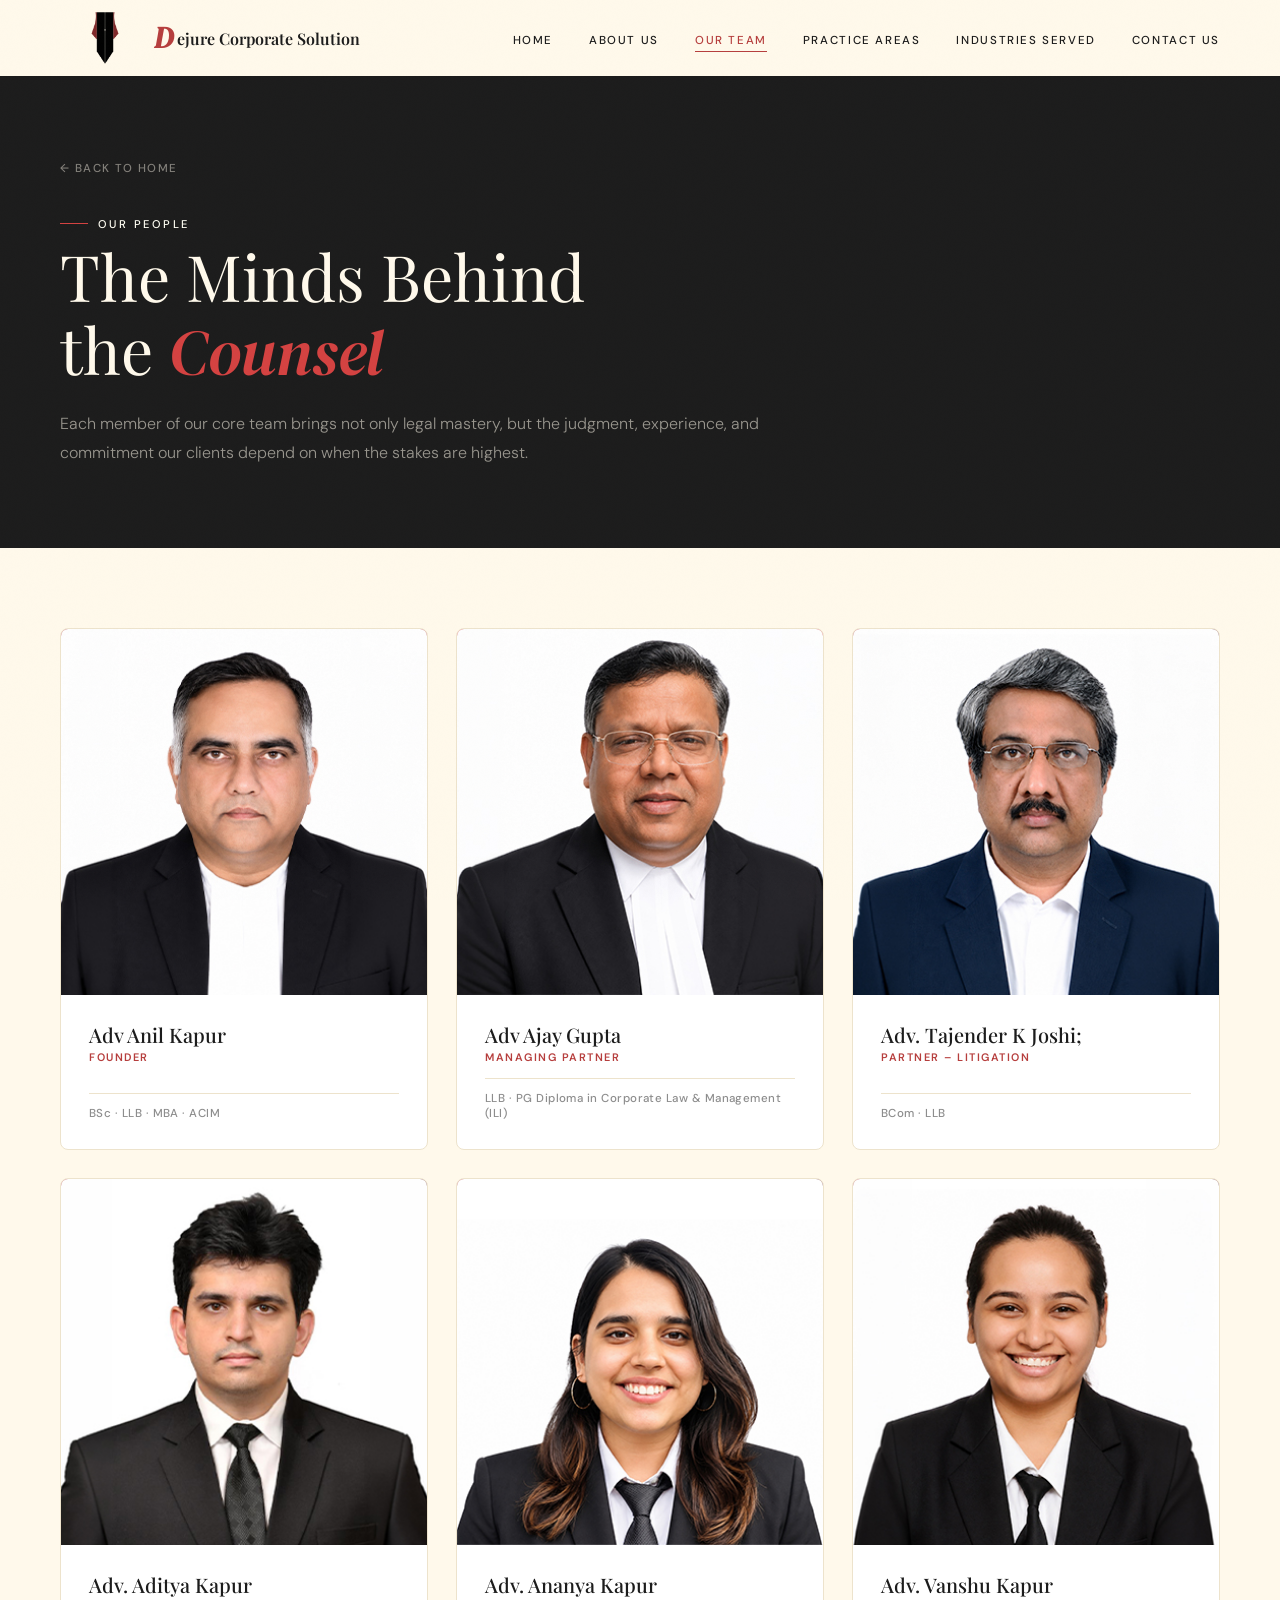
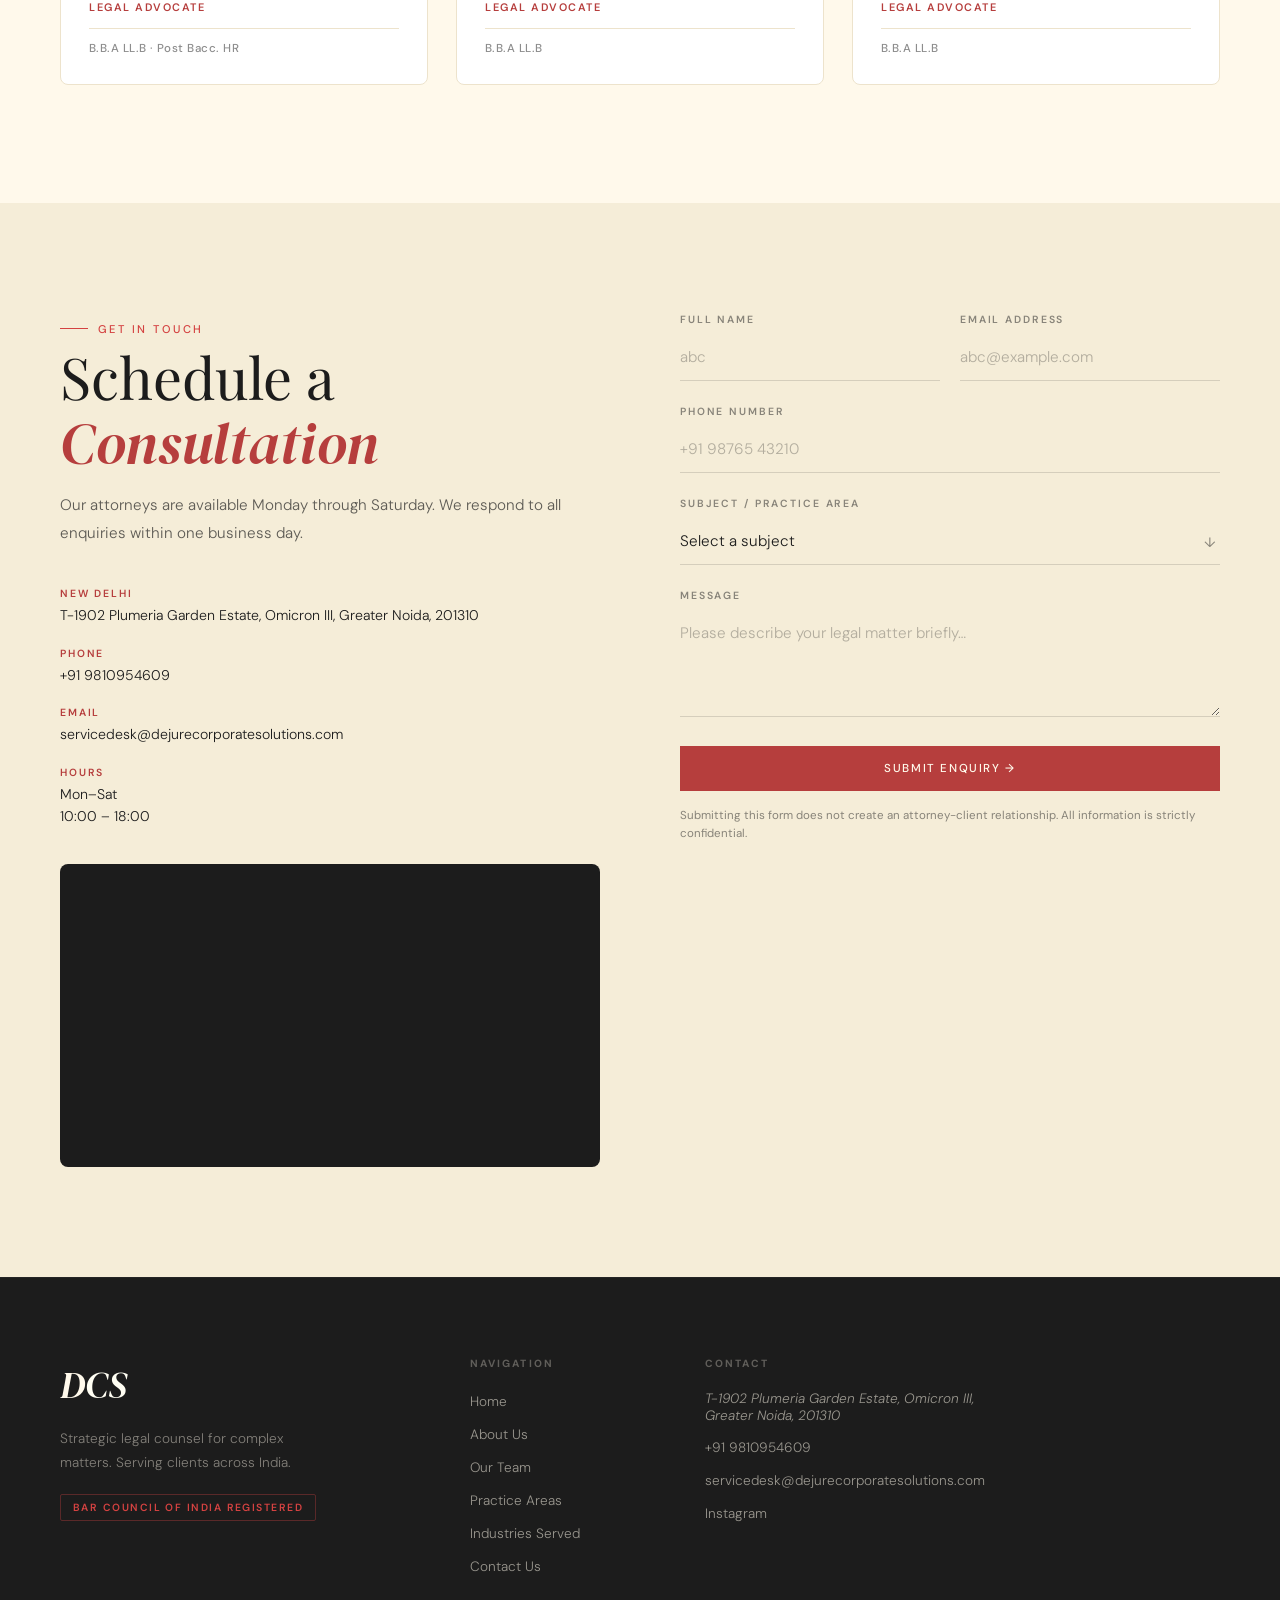
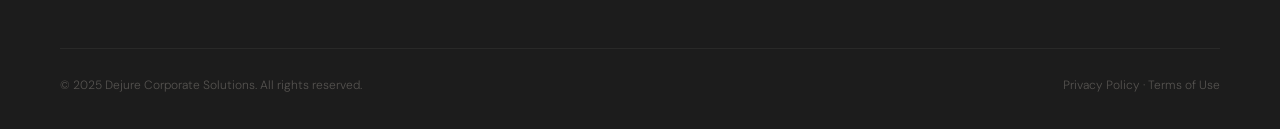
<file: team.html>
<!DOCTYPE html>
<html lang="en">
<head>
  <meta charset="UTF-8" />
  <meta name="viewport" content="width=device-width, initial-scale=1.0" />
  <title>Our Team — Dejure Corporate Solution</title>
  <link rel="preconnect" href="https://fonts.googleapis.com" />
  <link rel="preconnect" href="https://fonts.gstatic.com" crossorigin />
  <link href="https://fonts.googleapis.com/css2?family=Playfair+Display:ital,wght@0,400;0,500;0,600;0,700;1,400;1,600&family=DM+Sans:ital,opsz,wght@0,9..40,300;0,9..40,400;0,9..40,500;1,9..40,300&family=DM+Serif+Display:ital@0;1&display=swap" rel="stylesheet" />
  <link rel="stylesheet" href="style.css" />
</head>
<body data-page="team">

  <div class="grain"></div>

  <!-- NAV -->
  <nav id="navbar">
    <div class="nav-inner">
      <a class="nav-logo" href="index.html">
        <img src="logo.png" class="nav-logo-img" alt="Dejure logo" />
        <span class="logo-h">D</span>
        <span class="logo-full">ejure Corporate Solution</span>
      </a>
      <ul class="nav-links">
        <li><a href="index.html"       class="nav-link">Home</a></li>
        <li><a href="about.html"       class="nav-link">About Us</a></li>
        <li><a href="team.html"        class="nav-link active">Our Team</a></li>
        <li><a href="practice.html"    class="nav-link">Practice Areas</a></li>
        <li><a href="industries.html"  class="nav-link">Industries Served</a></li>
        <li><a href="contact.html"     class="nav-link">Contact Us</a></li>
      </ul>
      <button class="hamburger" id="hamburger" aria-label="Menu">
        <span></span><span></span><span></span>
      </button>
    </div>
    <div class="mobile-menu" id="mobileMenu">
      <a href="index.html"       class="mob-link">Home</a>
      <a href="about.html"       class="mob-link">About Us</a>
      <a href="team.html"        class="mob-link">Our Team</a>
      <a href="practice.html"    class="mob-link">Practice Areas</a>
      <a href="industries.html"  class="mob-link">Industries Served</a>
      <a href="contact.html"     class="mob-link">Contact Us</a>
    </div>
  </nav>

  <!-- TEAM HERO -->
  <section class="team-hero-section">
    <div class="container-wide">
      <div class="team-hero-inner reveal">
        <a href="index.html" class="back-link">← Back to Home</a><br/>
        <span class="section-eyebrow" style="color:var(--beige)">Our People</span>
        <h1 class="team-hero-title">The Minds Behind<br />the <em>Counsel</em></h1>
        <p>Each member of our core team brings not only legal mastery, but the judgment, experience, and commitment our clients depend on when the stakes are highest.</p>
      </div>
    </div>
  </section>

  <!-- FULL TEAM GRID -->
  <section class="full-team-section">
    <div class="container-wide">
      <div class="team-preview-grid reveal">

        <div class="tp-card">
          <div class="tp-photo">
            <img src="anil.jpg.jpeg" alt="Anil Kapur" class="tp-member-img">
          </div>
          <div class="tp-info">
            <h3>Adv Anil Kapur</h3>
            <span class="tp-role">Founder</span>
            <div class="tp-edu">BSc · LLB · MBA · ACIM</div>
          </div>
        </div>
        <div class="tp-card">
          <div class="tp-photo tp-photo--mehroon">
            <img src="ajay.jpg.jpeg" alt="Ajay Gupta" class="tp-member-img">
          </div>
          <div class="tp-info">
            <h3>Adv Ajay Gupta</h3>
            <span class="tp-role">Managing Partner</span>
            <div class="tp-edu">LLB · PG Diploma in Corporate Law & Management (ILI)</div>
          </div>
        </div>
        <div class="tp-card">
          <div class="tp-photo tp-photo--beige">
            <img src="tajinder.jpg.jpeg" alt="Taljinder K Joshi" class="tp-member-img">
          </div>
          <div class="tp-info">
            <h3>Adv. Tajender K Joshi;</h3>
            <span class="tp-role">Partner – Litigation</span>
            <div class="tp-edu">BCom · LLB</div>
          </div>
        </div>
        <div class="tp-card">
          <div class="tp-photo tp-photo--beige">
            <img src="addy.jpg.jpeg" alt="Aditya Kapur" class="tp-member-img">
          </div>
          <div class="tp-info">
            <h3>Adv. Aditya Kapur</h3>
            <span class="tp-role">Legal Advocate</span>
            <div class="tp-edu">B.B.A LL.B · Post Bacc. HR</div>
          </div>
        </div>

        <div class="tp-card">
          <div class="tp-photo tp-photo--beige">
            <img src="ananya.jpg.jpeg" alt="Ananya Kapur" class="tp-member-img">
          </div>
          <div class="tp-info">
            <h3>Adv. Ananya Kapur</h3>
            <span class="tp-role">Legal Advocate</span>
            <div class="tp-edu">B.B.A LL.B</div>
          </div>
        </div>
        <div class="tp-card">
          <div class="tp-photo tp-photo--beige">
            <img src="vanshu.jpg.jpeg" alt="Vanshu Kapur" class="tp-member-img">
          </div>
          <div class="tp-info">
            <h3>Adv. Vanshu Kapur</h3>
            <span class="tp-role">Legal Advocate</span>
            <div class="tp-edu">B.B.A LL.B</div>
          </div>
        </div>
      </div>
    </div>
  </section>
<!-- ══════════════════ CONTACT ══════════════════ -->
  <section class="section contact-section" id="contact">
    <div class="container-wide">
      <div class="contact-inner">
        <div class="contact-left reveal">
          <span class="section-eyebrow">Get in Touch</span>
          <h2 class="section-heading">Schedule a<br /><em style="color:var(--mehroon);">Consultation</em></h2>
          <p>Our attorneys are available Monday through Saturday. We respond to all enquiries within one business day.</p>
          <div class="contact-details">
            <div class="cd-item">
              <span class="cd-label">New Delhi</span>
              <span class="cd-val">T-1902 Plumeria Garden Estate, Omicron III, Greater Noida, 201310</span>
            </div>
            <div class="cd-item">
              <span class="cd-label">Phone</span>
              <span class="cd-val">+91 9810954609</span>
            </div>
            <div class="cd-item">
              <span class="cd-label">Email</span>
              <span class="cd-val">servicedesk@dejurecorporatesolutions.com</span>
            </div>
            <div class="cd-item">
              <span class="cd-label">Hours</span>
              <span class="cd-val">Mon–Sat<br />10:00 – 18:00</span>
            </div>
          </div>
          <div class="map-box" style="padding:0; overflow:hidden;">
            <iframe
              src="https://www.google.com/maps/embed?pb=!1m18!1m12!1m3!1d3507.1440497764584!2d77.549094474951!3d28.475208191208605!2m3!1f0!2f0!3f0!3m2!1i1024!2i768!4f13.1!3m3!1m2!1s0x390ceaa8967c73d3%3A0xf53e233d13794ad7!2sPlumeria%20Garden%20Estate%2C%20Omicron%20III%2C%20Greater%20Noida%2C%20Uttar%20Pradesh%20201310!5e0!3m2!1sen!2sin!4v1779396420278!5m2!1sen!2sin"
              width="100%"
              height="100%"
              style="border:0; display:block; min-height:220px;"
              allowfullscreen=""
              loading="lazy"
              referrerpolicy="no-referrer-when-downgrade">
            </iframe>
          </div>
        </div>
        <div class="contact-right reveal reveal-delay-1">
          <form class="contact-form" id="contactForm">
            <div class="form-row">
              <div class="form-group">
                <label>Full Name</label>
                <input type="text" placeholder="abc" required />
              </div>
              <div class="form-group">
                <label>Email Address</label>
                <input type="email" placeholder="abc@example.com" required />
              </div>
            </div>
            <div class="form-group">
              <label>Phone Number</label>
              <input type="tel" placeholder="+91 98765 43210" />
            </div>
            <div class="form-group">
              <label>Subject / Practice Area</label>
              <div class="select-wrap">
                <select required>
                  <option value="">Select a subject</option>
                  <option>Statutory Compliances</option>
                  <option>Consultancy Services</option>
                  <option>Litigation</option>
                  <option>Non-Litigation Services</option>
                  <option>IT Sector</option>
                  <option>HR Consultancy</option>
                  <option>Others</option>
                </select>
                <span class="select-arrow">↓</span>
              </div>
            </div>
            <div class="form-group">
              <label>Message</label>
              <textarea rows="4" placeholder="Please describe your legal matter briefly…" required></textarea>
            </div>
            <button type="submit" class="btn btn-primary btn-full">Submit Enquiry →</button>
            <p class="form-note">Submitting this form does not create an attorney-client relationship. All information is strictly confidential.</p>
          </form>
        </div>
      </div>
    </div>
  </section>

  <!-- FOOTER -->
  <footer>
    <div class="container-wide">
      <div class="footer-inner">
        <div class="footer-brand-col">
          <div class="footer-logo">D<span>CS</span></div>
          <p>Strategic legal counsel for complex matters. Serving clients across India.</p>
          <div class="footer-bar-reg">Bar Council of India Registered</div>
        </div>
        <div class="footer-links-col">
          <h4>Navigation</h4>
          <ul>
            <li><a href="index.html">Home</a></li>
            <li><a href="about.html">About Us</a></li>
            <li><a href="team.html">Our Team</a></li>
            <li><a href="practice.html">Practice Areas</a></li>
            <li><a href="industries.html">Industries Served</a></li>
            <li><a href="#contact">Contact Us</a></li>
          </ul>
        </div>
        <div class="footer-links-col">
          <h4>Contact</h4>
          <ul>
            <li><a><Address>T-1902 Plumeria Garden Estate, Omicron III, Greater Noida, 201310</Address></a></li>
            <li><a>+91 9810954609</a></li>
            <li><a>servicedesk@dejurecorporatesolutions.com</a></li>
            <li><a href="https://www.instagram.com/dejurecorporate">Instagram</a></li>
          </ul>
        </div>
      </div>
      <div class="footer-bottom">
        <span>© 2025 Dejure Corporate Solutions. All rights reserved.</span>
        <span>Privacy Policy · Terms of Use</span>
      </div>
    </div>
  </footer>

  <script src="script.js"></script>
</body>
</html>
</file>
<file: style.css>
/* ═══════════════════════════════════════════════════════
   DEJURE CORPORATE SOLUTION — style.css
   Shared across index.html · about.html · team.html
                · practice.html · industries.html
   ═══════════════════════════════════════════════════════ */

/* ── VARIABLES ── */
:root {
  --cream:          #FFF9EB;
  --cream-dark:     #F5EDD8;
  --cream-deeper:   #EDE3CC;
  --charcoal:       #1C1C1C;
  --charcoal-soft:  #2A2A2A;
  --mehroon:        #b63e3d;
  --mehroon-light:  #d44241;
  --white-pale:     #f5e8e8;
  --beige:          #fffef3;
  --white:          #FFFFFF;
  --text-muted:     rgba(28,28,28,0.5);
  --text-light:     rgba(28,28,28,0.7);
  --nav-h:          76px;
  --radius:         4px;
  --transition:     0.35s cubic-bezier(0.22, 1, 0.36, 1);
}

/* ── RESET ── */
*, *::before, *::after { margin: 0; padding: 0; box-sizing: border-box; }
html { scroll-behavior: smooth; font-size: 16px; }
body {
  font-family: 'DM Sans', sans-serif;
  background: var(--cream);
  color: var(--charcoal);
  overflow-x: hidden;
  min-height: 100vh;
}
img { display: block; max-width: 100%; }
a { text-decoration: none; color: inherit; }
ul { list-style: none; }
button { font-family: inherit; cursor: pointer; }
input, select, textarea { font-family: inherit; }

/* ── GRAIN ── */
.grain {
  position: fixed; inset: 0; z-index: 9999;
  pointer-events: none;
  background-image: url("data:image/svg+xml,%3Csvg viewBox='0 0 256 256' xmlns='http://www.w3.org/2000/svg'%3E%3Cfilter id='noise'%3E%3CfeTurbulence type='fractalNoise' baseFrequency='0.9' numOctaves='4' stitchTiles='stitch'/%3E%3C/filter%3E%3Crect width='100%25' height='100%25' filter='url(%23noise)' opacity='0.035'/%3E%3C/svg%3E");
  background-size: 200px 200px;
  opacity: 0.4;
}

/* ── TYPOGRAPHY ── */
h1, h2, h3, h4 { font-family: 'Playfair Display', serif; font-weight: 400; line-height: 1.15; }
em { font-family: 'DM Serif Display', serif; font-style: italic; }

/* ── UTILITY ── */
.container-wide { max-width: 1280px; margin: 0 auto; padding: 0 60px; }
.section { padding: 110px 0; }

.section-eyebrow {
  display: inline-flex; align-items: center; gap: 10px;
  font-size: 0.7rem; font-weight: 500; letter-spacing: 0.22em; text-transform: uppercase;
  color: var(--mehroon-light);
  font-family: 'DM Sans', sans-serif;
}
.section-eyebrow::before {
  content: ''; display: inline-block; width: 28px; height: 1px; background: var(--mehroon-light);
}
.section-heading {
  font-size: clamp(2.2rem, 4.5vw, 3.6rem);
  line-height: 1.1;
  color: var(--charcoal);
  margin-top: 0.6rem;
}
.section-sub {
  font-size: 0.95rem; font-weight: 300; color: var(--text-muted);
  max-width: 500px; line-height: 1.85; margin-top: 0.8rem;
}
.section-header { margin-bottom: 64px; }

/* ── BUTTONS ── */
.btn {
  display: inline-flex; align-items: center; gap: 8px;
  font-family: 'DM Sans', sans-serif;
  font-size: 0.72rem; font-weight: 500; letter-spacing: 0.14em; text-transform: uppercase;
  padding: 15px 34px;
  border: none; cursor: pointer;
  transition: var(--transition);
  position: relative; overflow: hidden;
}
.btn::after {
  content: ''; position: absolute; inset: 0;
  background: rgba(255,255,255,0.08);
  transform: translateY(100%);
  transition: transform 0.3s ease;
}
.btn:hover::after { transform: translateY(0); }
.btn-primary { background: var(--mehroon); color: var(--cream); }
.btn-primary:hover { background: var(--mehroon-light); }
.btn-ghost {
  background: transparent;
  color: var(--cream);
  border: 1px solid rgba(255,249,235,0.35);
}
.btn-ghost:hover { border-color: var(--cream); }
.btn-full { width: 100%; justify-content: center; }

/* ══════════════════════════════════════════
   NAV  (shared across all pages)
══════════════════════════════════════════ */
nav {
  position: fixed; top: 0; left: 0; right: 0; z-index: 1000;
  height: var(--nav-h);
  transition: background 0.4s ease, box-shadow 0.4s ease;
}
nav.scrolled {
  background: var(--white);
  backdrop-filter: blur(12px);
  box-shadow: 0 1px 0 rgba(28,28,28,0.08);
}
.nav-logo-img {
  width: 90px;
  height: 90px;
  object-fit: contain;
  flex-shrink: 0;
}
@media (max-width: 480px) {
  .nav-logo-img { width: 32px; height: 32px; }
  .logo-h       { font-size: 1.4rem; }
  .logo-full    { font-size: 0.68rem; letter-spacing: 0; }
}
nav.scrolled .nav-logo  { color: var(--charcoal); }
nav.scrolled .logo-h    { color: var(--mehroon); }
nav.scrolled .nav-link  { color: var(--charcoal); }
nav.scrolled .nav-link:hover { color: var(--mehroon); }
nav.scrolled .nav-cta   { background: var(--mehroon) !important; color: var(--cream) !important; }
nav.scrolled .hamburger span { background: var(--charcoal); }
.tp-member-img {
  width: 100%;
  height: 100%;
  object-fit: cover;
  object-position: center top;  /* keeps face in frame */
  position: absolute;
  z-index: 1;
}
/* Non-hero pages: nav always filled */
body[data-page="about"]      nav,
body[data-page="team"]       nav,
body[data-page="practice"]   nav,
body[data-page="industries"] nav,
body[data-page="home"]       nav {
  background: var(--cream);
  backdrop-filter: blur(12px);
  box-shadow: 0 1px 0 rgba(28,28,28,0.08);
}
body[data-page="about"]      nav .nav-logo,
body[data-page="team"]       nav .nav-logo,
body[data-page="practice"]   nav .nav-logo,
body[data-page="industries"] nav .nav-logo  { color: var(--charcoal); }

body[data-page="about"]      nav .logo-h,
body[data-page="team"]       nav .logo-h,
body[data-page="practice"]   nav .logo-h,
body[data-page="industries"] nav .logo-h    { color: var(--mehroon); }

body[data-page="about"]      nav .nav-link,
body[data-page="team"]       nav .nav-link,
body[data-page="practice"]   nav .nav-link,
body[data-page="industries"] nav .nav-link  { color: var(--charcoal); }

body[data-page="about"]      nav .nav-link:hover,
body[data-page="team"]       nav .nav-link:hover,
body[data-page="practice"]   nav .nav-link:hover,
body[data-page="industries"] nav .nav-link:hover { color: var(--mehroon); }

body[data-page="about"]      nav .nav-cta,
body[data-page="team"]       nav .nav-cta,
body[data-page="practice"]   nav .nav-cta,
body[data-page="industries"] nav .nav-cta   { background: var(--mehroon) !important; color: var(--cream) !important; }

body[data-page="about"]      nav .hamburger span,
body[data-page="team"]       nav .hamburger span,
body[data-page="practice"]   nav .hamburger span,
body[data-page="industries"] nav .hamburger span { background: var(--charcoal); }

/* Active/hover underline on light nav */
nav.scrolled                 .nav-link::after,
body[data-page="about"]      nav .nav-link::after,
body[data-page="team"]       nav .nav-link::after,
body[data-page="practice"]   nav .nav-link::after,
body[data-page="industries"] nav .nav-link::after { background: var(--mehroon); }

nav.scrolled                 .nav-link.active,
body[data-page="about"]      nav .nav-link.active,
body[data-page="team"]       nav .nav-link.active,
body[data-page="practice"]   nav .nav-link.active,
body[data-page="industries"] nav .nav-link.active { color: var(--mehroon); }

.nav-inner {
  max-width: 1280px; margin: 0 auto; padding: 0 60px;
  height: 100%; display: flex; align-items: center; justify-content: space-between;
}
.nav-logo {
  display: flex; align-items: center; gap: 4px;
  font-family: 'Playfair Display', serif;
  color: var(--cream); font-size: 1.1rem; font-weight: 600;
  transition: color 0.3s;
  overflow: hidden;
}
.nav-logo .logo-full {
  white-space: nowrap;
  overflow: visible;
  max-width: none;
}
.logo-h {
  font-size: 1.8rem; line-height: 1; color: var(--beige);
  font-family: 'DM Serif Display', serif; font-style: italic;
  transition: color 0.3s;
}
.logo-full { font-size: 1rem; }

.nav-links { display: flex; align-items: center; gap: 36px; }
.nav-link {
  font-size: 0.72rem; font-weight: 500; letter-spacing: 0.14em; text-transform: uppercase;
  color: rgba(255,249,235,0.75);
  transition: color 0.2s;
  position: relative;
}
.nav-link::after {
  content: ''; position: absolute; bottom: -4px; left: 0; right: 0;
  height: 1px; background: var(--mehroon-light);
  transform: scaleX(0); transform-origin: left;
  transition: transform 0.3s ease;
}
.nav-link:hover { color: var(--cream); }
.nav-link:hover::after, .nav-link.active::after { transform: scaleX(1); }
.nav-link.active { color: var(--cream); }

.nav-cta {
  background: var(--beige) !important;
  color: var(--charcoal) !important;
  padding: 10px 22px;
  font-size: 0.7rem !important;
  border-radius: var(--radius);
}
.nav-cta:hover { background: var(--mehroon-light) !important; color: var(--cream) !important; }
.nav-cta::after { display: none; }

.hamburger {
  display: none; flex-direction: column; gap: 5px;
  background: none; border: none; cursor: pointer; padding: 4px;
}
.hamburger span {
  display: block; width: 24px; height: 1.5px;
  background: var(--cream); transition: var(--transition);
}
.hamburger.open span:nth-child(1) { transform: translateY(6.5px) rotate(45deg); }
.hamburger.open span:nth-child(2) { opacity: 0; }
.hamburger.open span:nth-child(3) { transform: translateY(-6.5px) rotate(-45deg); }

.mobile-menu {
  display: none; flex-direction: column;
  background: var(--charcoal); padding: 20px 60px 28px;
}
.mobile-menu.open { display: flex; }
.mob-link {
  color: rgba(255,249,235,0.8); font-size: 0.85rem; font-weight: 500;
  letter-spacing: 0.1em; text-transform: uppercase;
  padding: 12px 0; border-bottom: 1px solid rgba(255,249,235,0.06);
}

/* ══════════════════════════════════════════
   HOME PAGE — HERO
══════════════════════════════════════════ */
.hero {
  background: var(--charcoal);
  padding: calc(var(--nav-h) + 80px) 80px 80px;
  display: grid; grid-template-columns: 1fr 1fr;
  gap: 60px; align-items: center;
  position: relative; overflow: hidden;
  min-height: 100vh;
}
.hero-bg-lines {
  position: absolute; inset: 0; pointer-events: none;
  background:
    repeating-linear-gradient(0deg,  transparent, transparent 79px, rgba(201,151,58,0.04) 80px),
    repeating-linear-gradient(90deg, transparent, transparent 79px, rgba(201,151,58,0.04) 80px);
}
.hero-eyebrow {
  display: inline-flex; align-items: center; gap: 10px;
  font-size: 0.68rem; font-weight: 500; letter-spacing: 0.2em; text-transform: uppercase;
  color: var(--white);
  margin-bottom: 1.5rem;
}
.eyebrow-dot {
  width: 6px; height: 6px; border-radius: 50%; background: var(--beige);
  animation: pulse 2s infinite;
}
@keyframes pulse {
  0%,100% { box-shadow: 0 0 0 0 rgba(201,151,58,0.4); }
  50%      { box-shadow: 0 0 0 8px rgba(201,151,58,0); }
}
.hero-title {
  font-size: clamp(3rem, 5.5vw, 5.2rem);
  color: var(--cream); font-weight: 400; line-height: 1.08;
  margin-bottom: 1.5rem;
}
.hero-title em { color: var(--mehroon-light); }
.hero-desc {
  font-size: 1rem; font-weight: 300; color: rgba(255,249,235,0.6);
  line-height: 1.85; max-width: 460px; margin-bottom: 2.5rem;
}
.hero-actions { display: flex; gap: 16px; flex-wrap: wrap; }

.hero-visual { display: grid; grid-template-columns: 1fr 1fr; gap: 16px; }
.hero-card {
  background: rgba(255,249,235,0.04);
  border: 1px solid rgba(255,249,235,0.08);
  padding: 36px 28px;
  border-radius: var(--radius);
  transition: var(--transition);
  position: relative; overflow: hidden;
}
.hero-card::before {
  content: ''; position: absolute; top: 0; left: 0; right: 0; height: 2px;
  background: linear-gradient(90deg, var(--mehroon), transparent);
  opacity: 0; transition: opacity 0.3s;
}
.hero-card:hover::before { opacity: 1; }
.hero-card:hover { border-color: rgba(255,249,235,0.15); transform: translateY(-3px); }
.hero-card--accent { background: var(--mehroon); border-color: var(--mehroon); }
.hero-card--accent .hcard-num   { color: var(--cream); }
.hero-card--accent .hcard-label { color: rgba(255,249,235,0.65); }
.hero-card--accent::before { background: linear-gradient(90deg,var(--beige),transparent); opacity:1; }
.hero-card--outline { border-color: rgba(201,151,58,0.3); }
.hero-card--outline .hcard-num { color: var(--beige); }
.hcard-label {
  font-size: 0.68rem; font-weight: 500; letter-spacing: 0.16em; text-transform: uppercase;
  color: rgba(255,249,235,0.4); margin-bottom: 10px;
}
.hcard-num {
  font-family: 'Playfair Display', serif;
  font-size: 2.6rem; font-weight: 700; color: var(--cream); line-height: 1;
}
.hcard-num sup { font-size: 1.2rem; vertical-align: super; }

/* ── About Strip ── */
.about-strip { background: var(--cream-dark); padding: 80px 0; border-bottom: 1px solid var(--cream-deeper); }
.about-strip-inner {
  display: grid; grid-template-columns: 1fr 1.5fr; gap: 80px; align-items: start;
  margin-bottom: 60px;
}
.about-strip-body p { font-size: 0.95rem; font-weight: 300; line-height: 1.9; color: var(--text-light); margin-bottom: 1rem; }
.about-stats {
  display: flex; gap: 0; align-items: center;
  border-top: 1px solid var(--cream-deeper); padding-top: 48px;
}
.astat { flex: 1; text-align: center; }
.astat-divider { width: 1px; height: 48px; background: var(--mehroon-light); }
.astat-n { display: block; font-family: 'Playfair Display', serif; font-size: 2.6rem; font-weight: 700; color: var(--mehroon-light); line-height: 1; }
.astat-n sup { font-size: 1.1rem; }
.astat-l { display: block; margin-top: 8px; font-size: 0.68rem; font-weight: 500; letter-spacing: 0.14em; text-transform: uppercase; color: var(--mehroon-light); }

/* ── Practice Areas (home) ── */
.practice-section { background: var(--cream); }
.practice-list { display: flex; flex-direction: column; }
.practice-item {
  display: grid; grid-template-columns: 72px 1fr; gap: 32px; align-items: start;
  padding: 40px 0;
  border-top: 1px solid rgba(28,28,28,0.08);
  cursor: pointer; transition: var(--transition);
  position: relative;
}
.practice-item::after {
  content: '→'; position: absolute; right: 0; top: 50%;
  font-size: 1.2rem; color: var(--mehroon-light);
  opacity: 0; transform: translateY(-50%) translateX(-8px);
  transition: var(--transition);
}
.practice-item:hover::after { opacity: 1; transform: translateY(-50%) translateX(0); }
.practice-item:hover { padding-left: 8px; background: rgba(182,62,61,0.02); }
.practice-item:last-child { border-bottom: 1px solid rgba(28,28,28,0.08); }
.pi-num {
  font-family: 'DM Serif Display', serif;
  font-size: 2.8rem; font-weight: 400; color: rgba(28,28,28,0.1);
  line-height: 1; padding-top: 4px; transition: color 0.3s;
}
.practice-item:hover .pi-num { color: var(--mehroon-light); }
.pi-body h3 { font-size: 1.4rem; font-weight: 500; color: var(--charcoal); margin-bottom: 10px; transition: color 0.3s; }
.practice-item:hover .pi-body h3 { color: var(--mehroon); }
.pi-body p  { font-size: 0.88rem; font-weight: 300; line-height: 1.85; color: var(--text-muted); max-width: 680px; }

/* ── Why Choose Us ── */
.why-section { background: var(--cream-dark); }
.why-grid { display: grid; grid-template-columns: repeat(3, 1fr); gap: 20px; }
.why-card {
  background: var(--white);
  border: 1px solid var(--cream-deeper);
  border-radius: 8px; padding: 40px 36px;
  position: relative; overflow: hidden;
  transition: var(--transition);
}
.why-card::before {
  content: ''; position: absolute; top: 0; left: 0; right: 0; height: 3px;
  background: var(--white-pale); transition: background 0.3s;
}
.why-card:hover { transform: translateY(-6px); box-shadow: 0 20px 48px rgba(28,28,28,0.08); }
.why-card:hover::before { background: var(--mehroon); }
.why-card-icon {
  width: 48px; height: 48px; border-radius: 50%;
  background: var(--white-pale);
  display: flex; align-items: center; justify-content: center;
  font-size: 1.3rem; margin-bottom: 20px;
}
.why-card h3 { font-size: 1.15rem; font-weight: 600; color: var(--charcoal); margin-bottom: 12px; }
.why-card p  { font-size: 0.88rem; font-weight: 300; line-height: 1.85; color: var(--text-muted); }

/* ── Industries (home) ── */
.industries-section { background: var(--cream); }
 
.ind-new-wrap {
  display: flex;
  flex-direction: column;
  gap: 0;
  border-top: 1px solid var(--cream-deeper);
}
 
.ind-new-row {
  display: grid;
  grid-template-columns: 56px 1fr auto;
  align-items: center;
  gap: 32px;
  padding: 28px 0;
  border-bottom: 1px solid var(--cream-deeper);
  cursor: default;
  position: relative;
  transition: padding-left 0.3s ease, background 0.25s;
  overflow: hidden;
}
 
/* maroon fill sweeps in from left on hover */
.ind-new-row::before {
  content: '';
  position: absolute;
  inset: 0;
  background: var(--mehroon);
  transform: scaleX(0);
  transform-origin: left;
  transition: transform 0.4s cubic-bezier(0.22, 1, 0.36, 1);
  z-index: 0;
}
.ind-new-row:hover::before       { transform: scaleX(1); }
.ind-new-row:hover .ind-new-num  { color: rgba(255,249,235,0.25); }
.ind-new-row:hover .ind-new-name { color: var(--cream); }
.ind-new-row:hover .ind-new-tag  { color: rgba(255,249,235,0.55); border-color: rgba(255,249,235,0.2); }
.ind-new-row:hover .ind-new-arrow{ color: var(--cream); transform: translateX(6px); }
 
.ind-new-num {
  font-family: 'DM Serif Display', serif;
  font-size: 1.5rem;
  font-style: italic;
  color: var(--cream-deeper);
  line-height: 1;
  flex-shrink: 0;
  position: relative;
  z-index: 1;
  transition: color 0.3s;
}
 
.ind-new-body {
  display: flex;
  align-items: center;
  gap: 20px;
  position: relative;
  z-index: 1;
}
 
.ind-new-name {
  font-family: 'Playfair Display', serif;
  font-size: clamp(1.1rem, 2vw, 1.45rem);
  font-weight: 500;
  color: var(--charcoal);
  line-height: 1.2;
  transition: color 0.3s;
}
 
.ind-new-tag {
  font-size: 0.62rem;
  font-weight: 600;
  letter-spacing: 0.18em;
  text-transform: uppercase;
  color: var(--mehroon);
  border: 1px solid rgba(182,62,61,0.25);
  padding: 4px 10px;
  white-space: nowrap;
  transition: color 0.3s, border-color 0.3s;
  display: none; /* show on wider screens */
}
 
.ind-new-arrow {
  font-size: 1.1rem;
  color: var(--cream-deeper);
  flex-shrink: 0;
  position: relative;
  z-index: 1;
  transition: transform 0.3s ease, color 0.3s;
}
 
@media (min-width: 768px) {
  .ind-new-tag { display: inline-block; }
  .ind-new-row { gap: 48px; }
}
 
@media (max-width: 640px) {
  .ind-new-row { grid-template-columns: 40px 1fr auto; gap: 16px; padding: 22px 0; }
  .ind-new-num { font-size: 1.1rem; }
  .ind-new-name { font-size: 1rem; }
}
/* ── Services ── */
.services-section { background: var(--cream-dark); }
.services-box {
  background: var(--charcoal);
  border-radius: 12px;
  display: grid; grid-template-columns: 0.85fr 1.15fr;
  overflow: hidden; position: relative;
}
.services-box::before {
  content: ''; position: absolute; top:-100px; right:-100px;
  width:400px;height:400px; border-radius:50%;
  background: radial-gradient(circle, rgba(201,151,58,0.08) 0%, transparent 70%);
  pointer-events: none;
}
.services-left  { padding: 70px 50px; background: var(--mehroon); border-right: 1px solid rgba(255,249,235,0.06); }
.services-right { padding: 60px 50px; }
.services-list  { display: flex; flex-direction: column; gap: 0; }
.services-list li {
  display: flex; gap: 20px; align-items: flex-start;
  padding: 22px 0;
  border-bottom: 1px solid rgba(255,249,235,0.06);
  transition: var(--transition);
}
.services-list li:first-child { padding-top: 0; }
.services-list li:last-child  { border-bottom: none; }
.services-list li:hover { padding-left: 8px; }
.srv-arrow { color: var(--beige); font-size: 1.1rem; flex-shrink: 0; margin-top: 2px; transition: transform 0.3s; }
.services-list li:hover .srv-arrow { transform: translateX(4px); }
.services-list li strong { display: block; color: var(--cream); font-family: 'Playfair Display', serif; font-size: 1.05rem; font-weight: 500; margin-bottom: 6px; }
.services-list li p { font-size: 0.83rem; font-weight: 300; line-height: 1.75; color: rgba(255,249,235,0.5); }

/* ── Team Preview (Home) ── */
.team-section { background: var(--cream); }
.team-preview-grid { display: grid; grid-template-columns: repeat(3, 1fr); gap: 28px; margin-bottom: 18px; }
.tp-card {
  background: var(--white);
  border: 1px solid var(--cream-deeper);
  border-radius: 8px; overflow: hidden;
  transition: var(--transition); cursor: pointer;
  display: flex; flex-direction: column;
}
.tp-card:hover { transform: translateY(-8px); box-shadow: 0 24px 60px rgba(28,28,28,0.1); }
.tp-photo {
  width: 100%; aspect-ratio: 1;
  background: var(--mehroon);
  display: flex; align-items: center; justify-content: center;
  position: relative; overflow: hidden; flex-shrink: 0;
}
.tp-photo--mehroon { background: var(--mehroon-light); }
.tp-photo--beige   { background: linear-gradient(135deg, var(--mehroon), var(--charcoal-soft)); }
.tp-photo::after {
  content: ''; position: absolute; inset: 0;
  background: repeating-linear-gradient(45deg, rgba(255,249,235,0.03) 0, rgba(255,249,235,0.03) 1px, transparent 1px, transparent 20px);
}
.tp-initials { font-family: 'DM Serif Display', serif; font-size: 3rem; color: rgba(255,249,235,0.25); position: relative; z-index: 1; }
.tp-info { padding: 28px; display: flex; flex-direction: column; flex: 1;}
.tp-info h3 { font-size: 1.25rem; font-weight: 500; margin-bottom: 4px; }
.tp-role { font-size: 0.68rem; font-weight: 600; letter-spacing: 0.14em; text-transform: uppercase; color: var(--mehroon); margin-bottom: 14px; display: block; }
.tp-info p { font-size: 0.83rem; font-weight: 300; line-height: 1.75; color: var(--text-muted); margin-bottom: 12px; }
.tp-edu { font-size: 0.72rem; font-weight: 500; color: var(--text-muted); letter-spacing: 0.04em; padding-top: 12px; border-top: 1px solid var(--cream-deeper); margin-top: auto; }
.team-cta { text-align: center; }

/* ── Testimonial ── */
.testimonial-section { background: var(--mehroon); padding: 100px 0; }
.testimonial-inner { max-width: 860px; margin: 0 auto; text-align: center; padding: 0 60px; position: relative; }
.testimonial-quote-mark { font-family: 'DM Serif Display', serif; font-size: 8rem; line-height: 0.5; color: rgba(255,249,235,0.12); margin-bottom: 1rem; display: block; }
.testimonial-inner blockquote { font-family: 'Playfair Display', serif; font-size: clamp(1.3rem, 2.5vw, 2rem); font-weight: 400; font-style: italic; color: var(--cream); line-height: 1.55; margin-bottom: 2rem; }
.testimonial-name { font-size: 0.9rem; font-weight: 600; letter-spacing: 0.08em; color: var(--cream); margin-bottom: 4px; }
.testimonial-role { font-size: 0.75rem; letter-spacing: 0.08em; color: rgba(255,249,235,0.5); }
.testimonial-author::before { content: ''; display: block; width: 40px; height: 1px; background: var(--beige); margin: 0 auto 20px; }

/* ── Contact (Home) ── */
.contact-section { background: var(--cream-dark); }
.contact-inner { display: grid; grid-template-columns: 1fr 1fr; gap: 80px; align-items: start; }
.contact-left p { font-size: 0.95rem; font-weight: 300; color: var(--text-light); line-height: 1.85; margin-top: 1rem; margin-bottom: 2.5rem; }
.contact-details { display: flex; flex-direction: column; gap: 20px; margin-bottom: 36px; }
.cd-item { display: flex; flex-direction: column; gap: 4px; }
.cd-label { font-size: 0.65rem; font-weight: 600; letter-spacing: 0.18em; text-transform: uppercase; color: var(--mehroon); }
.cd-val   { font-size: 0.88rem; font-weight: 300; color: var(--charcoal); line-height: 1.6; }
.map-box {
  background: var(--charcoal); border-radius: 8px; overflow: hidden;
  aspect-ratio: 16/9; position: relative;
  display: flex; align-items: center; justify-content: center;
}
.map-grid {
  position: absolute; inset: 0;
  background:
    repeating-linear-gradient(0deg,  transparent, transparent 39px, rgba(201,151,58,0.06) 40px),
    repeating-linear-gradient(90deg, transparent, transparent 39px, rgba(201,151,58,0.06) 40px);
}
.map-pin-wrap { position: relative; z-index: 1; text-align: center; }
.map-pulse {
  position: absolute; top: 50%; left: 50%;
  transform: translate(-50%,-50%);
  width: 40px; height: 40px; border-radius: 50%;
  background: rgba(201,151,58,0.15);
  animation: mapPulse 2s ease-in-out infinite;
}
@keyframes mapPulse {
  0%,100% { transform: translate(-50%,-50%) scale(1); opacity: 0.6; }
  50%      { transform: translate(-50%,-50%) scale(1.8); opacity: 0; }
}
.map-dot-main { width: 10px; height: 10px; border-radius: 50%; background: var(--beige); margin: 0 auto 12px; position: relative; z-index: 1; }
.map-label { font-size: 0.72rem; letter-spacing: 0.1em; text-transform: uppercase; color: rgba(255,249,235,0.4); }

/* ── Contact Form ── */
.contact-form { display: flex; flex-direction: column; gap: 0; }
.form-row { display: grid; grid-template-columns: 1fr 1fr; gap: 20px; }
.form-group { margin-bottom: 24px; }
.form-group label { display: block; font-size: 0.65rem; font-weight: 600; letter-spacing: 0.18em; text-transform: uppercase; color: var(--text-muted); margin-bottom: 8px; }
.form-group input,
.form-group textarea {
  width: 100%; padding: 13px 0;
  background: transparent; border: none; border-bottom: 1.5px solid rgba(28,28,28,0.15);
  font-size: 0.95rem; font-weight: 300; color: var(--charcoal);
  outline: none; transition: border-color 0.25s;
}
.form-group input:focus,
.form-group textarea:focus    { border-color: var(--mehroon); }
.form-group input::placeholder,
.form-group textarea::placeholder { color: rgba(28,28,28,0.3); }
.form-group textarea { resize: vertical; min-height: 100px; padding-top: 13px; }
.select-wrap { position: relative; }
.select-wrap select {
  width: 100%; padding: 13px 0; padding-right: 24px;
  background: transparent; border: none; border-bottom: 1.5px solid rgba(28,28,28,0.15);
  font-size: 0.95rem; font-weight: 300; color: var(--charcoal);
  outline: none; appearance: none; cursor: pointer; transition: border-color 0.25s;
}
.select-wrap select:focus { border-color: var(--mehroon); }
.select-arrow { position: absolute; right: 4px; top: 50%; transform: translateY(-50%); color: var(--text-muted); font-size: 0.85rem; pointer-events: none; }
.form-note { font-size: 0.72rem; color: var(--text-muted); line-height: 1.6; margin-top: 16px; }
.form-success { background: var(--white-pale); border: 1px solid rgba(182,62,61,0.2); border-radius: 6px; padding: 20px 24px; font-size: 0.9rem; color: var(--mehroon); display: none; margin-top: 16px; text-align: center; }
.form-success.show { display: block; }

/* ══════════════════════════════════════════
   FOOTER  (shared)
══════════════════════════════════════════ */
footer { background: var(--charcoal); padding: 80px 0 36px; border-top: 1px solid rgba(255,249,235,0.04); }
.footer-inner { display: grid; grid-template-columns: 2fr 1fr 1fr 1fr; gap: 60px; padding-bottom: 60px; border-bottom: 1px solid rgba(255,249,235,0.06); }
.footer-logo { font-family: 'DM Serif Display', serif; font-size: 2.4rem; font-style: italic; color: var(--cream); margin-bottom: 16px; }
.footer-logo span { color: var(--beige); }
.footer-brand-col p { font-size: 0.85rem; font-weight: 300; color: rgba(255,249,235,0.45); line-height: 1.7; max-width: 240px; margin-bottom: 20px; }
.footer-bar-reg { font-size: 0.65rem; font-weight: 600; letter-spacing: 0.14em; text-transform: uppercase; color: var(--mehroon-light); border: 1px solid rgba(182,62,61,0.4); display: inline-block; padding: 6px 12px; border-radius: 2px; }
.footer-links-col h4 { font-family: 'DM Sans', sans-serif; font-size: 0.65rem; font-weight: 700; letter-spacing: 0.2em; text-transform: uppercase; color: rgba(255,249,235,0.3); margin-bottom: 20px; }
.footer-links-col ul li { margin-bottom: 12px; }
.footer-links-col ul li a { font-size: 0.85rem; font-weight: 300; color: rgba(255,249,235,0.55); transition: color 0.2s; cursor: pointer; }
.footer-links-col ul li a:hover { color: var(--cream); }
.footer-bottom { display: flex; justify-content: space-between; align-items: center; padding-top: 28px; font-size: 0.75rem; font-weight: 300; color: rgba(255,249,235,0.25); }

/* ══════════════════════════════════════════
   ABOUT PAGE
══════════════════════════════════════════ */
.about-page-hero {
  background: var(--charcoal);
  padding: calc(var(--nav-h) + 80px) 0 80px;
  position: relative; overflow: hidden;
}
.about-hero-bg-lines {
  position: absolute; inset: 0; pointer-events: none;
  background:
    repeating-linear-gradient(0deg,  transparent, transparent 79px, rgba(201,151,58,0.04) 80px),
    repeating-linear-gradient(90deg, transparent, transparent 79px, rgba(201,151,58,0.04) 80px);
}
.about-page-hero-inner { max-width: 820px; }
.about-hero-content    { margin-top: 1.5rem; }
.about-hero-title {
  font-size: clamp(2.8rem, 5.5vw, 5rem);
  color: var(--cream); font-weight: 400; line-height: 1.1;
  margin-top: 0.6rem; margin-bottom: 1.4rem;
}
.about-hero-title em { color: var(--mehroon-light); }
.about-hero-desc { font-size: 1.05rem; font-weight: 300; color: rgba(255,249,235,0.58); line-height: 1.9; max-width: 640px; }

.back-link {
  display: inline-flex; align-items: center; gap: 8px;
  font-size: 0.72rem; font-weight: 500; letter-spacing: 0.12em; text-transform: uppercase;
  color: rgba(255,249,235,0.45); margin-bottom: 2rem; cursor: pointer; transition: color 0.2s;
}
.back-link:hover { color: var(--beige); }

/* About Intro */
.about-intro-section { background: var(--cream); }
.about-intro-grid { display: grid; grid-template-columns: 1.1fr 0.9fr; gap: 80px; align-items: start; }
.about-intro-rule { width: 48px; height: 2px; background: var(--mehroon); margin: 24px 0 28px; }
.about-intro-left p { font-size: 0.93rem; font-weight: 300; line-height: 1.9; color: var(--text-light); margin-bottom: 1.1rem; }

.about-quote-card {
  background: var(--mehroon);
  border-radius: 10px; padding: 44px 40px;
  position: relative; overflow: hidden; margin-bottom: 20px;
}
.about-quote-card::before { content: ''; position: absolute; bottom: -60px; right: -60px; width: 200px; height: 200px; border-radius: 50%; background: rgba(255,249,235,0.04); }
.aqc-mark { font-family: 'DM Serif Display', serif; font-size: 5rem; line-height: 0.6; color: rgba(255,249,235,0.15); display: block; margin-bottom: 1rem; }
.about-quote-card p { font-family: 'Playfair Display', serif; font-size: 1.15rem; font-style: italic; font-weight: 400; color: var(--cream); line-height: 1.65; margin-bottom: 1.5rem; position: relative; z-index: 1; }
.aqc-author { border-top: 1px solid rgba(255,249,235,0.15); padding-top: 16px; }
.aqc-name { font-size: 0.85rem; font-weight: 600; letter-spacing: 0.06em; color: var(--cream); margin-bottom: 3px; }
.aqc-role { font-size: 0.72rem; letter-spacing: 0.08em; color: rgba(255,249,235,0.5); }

.about-stats-mini { display: grid; grid-template-columns: 1fr 1fr; gap: 12px; }
.asm-item { background: var(--cream-dark); border: 1px solid var(--cream-deeper); border-radius: 6px; padding: 22px 20px; text-align: center; }
.asm-num  { display: block; font-family: 'Playfair Display', serif; font-size: 1.9rem; font-weight: 700; color: var(--mehroon-light); line-height: 1; }
.asm-num sup { font-size: 0.9rem; }
.asm-label { display: block; margin-top: 6px; font-size: 0.65rem; font-weight: 500; letter-spacing: 0.13em; text-transform: uppercase; color: var(--text-muted); }

/* Mission & Vision */
.mission-vision-section { background: var(--cream-dark); }
.mv-grid { display: grid; grid-template-columns: 1fr 1fr; gap: 24px; margin-bottom: 60px; }
.mv-card { border-radius: 10px; padding: 52px 44px; position: relative; overflow: hidden; transition: var(--transition); }
.mv-card:hover { transform: translateY(-4px); box-shadow: 0 20px 52px rgba(28,28,28,0.1); }
.mv-card--mission { background: var(--charcoal); border: 1px solid rgba(255,249,235,0.06); }
.mv-card--mission .mv-tag { color: var(--beige); border-color: rgba(201,151,58,0.3); }
.mv-card--mission h3 { color: var(--cream); }
.mv-card--mission p  { color: rgba(255,249,235,0.55); }
.mv-card--mission .mv-icon { background: rgba(201,151,58,0.12); }
.mv-card--vision { background: var(--white); border: 1px solid var(--cream-deeper); }
.mv-card--vision .mv-tag { color: var(--mehroon); border-color: rgba(182,62,61,0.25); }
.mv-card--vision h3 { color: var(--charcoal); }
.mv-card--vision p  { color: var(--text-muted); }
.mv-card--vision .mv-icon { background: var(--white-pale); }
.mv-icon { width: 52px; height: 52px; border-radius: 50%; display: flex; align-items: center; justify-content: center; font-size: 1.4rem; margin-bottom: 20px; }
.mv-tag  { display: inline-block; font-size: 0.65rem; font-weight: 700; letter-spacing: 0.18em; text-transform: uppercase; border: 1px solid; padding: 5px 12px; border-radius: 2px; margin-bottom: 20px; }
.mv-card h3 { font-size: 1.35rem; font-weight: 500; line-height: 1.35; margin-bottom: 20px; }
.mv-card p  { font-size: 0.88rem; font-weight: 300; line-height: 1.85; margin-bottom: 1rem; }
.mv-card p:last-child { margin-bottom: 0; }

.values-strip {
  display: grid; grid-template-columns: 1fr auto 1fr auto 1fr auto 1fr;
  align-items: stretch;
  background: var(--white); border: 1px solid var(--cream-deeper); border-radius: 10px; overflow: hidden;
}
.vs-item { padding: 40px 32px; text-align: center; transition: background 0.3s; }
.vs-item:hover { background: var(--white-pale); }
.vs-divider { width: 1px; background: var(--cream-deeper); }
.vs-num { font-family: 'DM Serif Display', serif; font-size: 2.2rem; font-style: italic; color: var(--mehroon); opacity: 0.4; margin-bottom: 12px; display: block; }
.vs-item h4 { font-size: 1.05rem; font-weight: 600; color: var(--charcoal); margin-bottom: 10px; }
.vs-item p  { font-size: 0.82rem; font-weight: 300; line-height: 1.75; color: var(--text-muted); }

/* Timeline */
.about-timeline-section { background: var(--cream); }
.timeline-track { display: flex; flex-direction: column; gap: 0; position: relative; }
.timeline-track::before { content: ''; position: absolute; left: 112px; top: 20px; bottom: 20px; width: 1px; background: linear-gradient(to bottom, var(--mehroon), rgba(182,62,61,0.1)); }
.tl-item { display: grid; grid-template-columns: 100px 48px 1fr; gap: 0; align-items: start; padding: 28px 0; border-bottom: 1px solid rgba(28,28,28,0.06); transition: var(--transition); }
.tl-item:first-child  { padding-top: 0; }
.tl-item:last-child   { border-bottom: none; padding-bottom: 0; }
.tl-item:hover .tl-body { padding-left: 8px; }
.tl-item:hover .tl-dot  { background: var(--beige); transform: scale(1.3); }
.tl-year { font-family: 'Playfair Display', serif; font-size: 1.4rem; font-weight: 700; color: var(--mehroon); line-height: 1; padding-top: 4px; }
.tl-dot  { width: 12px; height: 12px; border-radius: 50%; background: var(--mehroon); border: 2px solid var(--cream); box-shadow: 0 0 0 3px rgba(182,62,61,0.2); margin: 6px auto 0; transition: var(--transition); }
.tl-body { padding-left: 20px; transition: padding-left 0.3s ease; }
.tl-body h4 { font-size: 1.05rem; font-weight: 600; color: var(--charcoal); margin-bottom: 6px; }
.tl-body p  { font-size: 0.87rem; font-weight: 300; line-height: 1.8; color: var(--text-muted); }

/* About Contact */
.about-contact-section { background: var(--cream-dark); }
.about-contact-inner { display: grid; grid-template-columns: 1fr 1fr; gap: 80px; align-items: start; }
.about-contact-left .section-heading { margin-bottom: 1rem; }
.about-contact-left p { font-size: 0.93rem; font-weight: 300; color: var(--text-light); line-height: 1.85; margin-bottom: 2rem; }
.acd-details { display: flex; flex-direction: column; gap: 18px; }

/* ══════════════════════════════════════════
   TEAM PAGE
══════════════════════════════════════════ */
.team-hero-section { background: var(--charcoal); padding: calc(var(--nav-h) + 80px) 0 80px; }
.team-hero-inner { max-width: 760px; }
.team-hero-title { font-size: clamp(2.8rem, 5vw, 4.5rem); color: var(--cream); margin-top: 0.5rem; margin-bottom: 1.2rem; }
.team-hero-title em { color: var(--mehroon-light); }
.team-hero-inner p { font-size: 1rem; font-weight: 300; color: rgba(255,249,235,0.55); line-height: 1.85; }

.full-team-section { padding: 80px 0 100px; background: var(--cream); }
.full-team-grid    { display: grid; grid-template-columns: repeat(3, 1fr); gap: 28px; }
.ft-card {
  background: var(--white);
  border: 1px solid var(--cream-deeper);
  border-radius: 8px; overflow: hidden;
  transition: var(--transition);
  display: flex; flex-direction: column;
}
.ft-card:hover { transform: translateY(-6px); box-shadow: 0 20px 48px rgba(28,28,28,0.09); border-color: rgba(182,62,61,0.25); }
.ft-photo {
  width: 100%; height: 120px;
  background: var(--ph-clr, var(--mehroon));
  display: flex; align-items: center; justify-content: center;
  position: relative; overflow: hidden;
}
.ft-photo::after {
  content: ''; position: absolute; inset: 0;
  background: repeating-linear-gradient(45deg, rgba(255,249,235,0.03) 0, rgba(255,249,235,0.03) 1px, transparent 1px, transparent 20px);
}
.ft-photo span { font-family: 'DM Serif Display', serif; font-size: 2rem; color: rgba(255,249,235,0.25); position: relative; z-index: 1; }
.ft-card > h3    { font-size: 1.15rem; font-weight: 500; padding: 24px 24px 4px; color: var(--charcoal); }
.ft-role         { font-size: 0.65rem; font-weight: 600; letter-spacing: 0.14em; text-transform: uppercase; color: var(--mehroon); display: block; padding: 0 24px 14px; }
.ft-card > p     { font-size: 0.82rem; font-weight: 300; line-height: 1.75; color: var(--text-muted); padding: 0 24px 14px; flex: 1; }
.ft-edu          { font-size: 0.7rem; font-weight: 500; color: var(--text-muted); letter-spacing: 0.04em; padding: 12px 24px 20px; border-top: 1px solid var(--cream-deeper); }

.team-cta-section { background: var(--mehroon); padding: 80px 0; }
.team-cta-inner   { display: flex; flex-direction: column; align-items: center; text-align: center; gap: 20px; }
.team-cta-inner h2 { font-size: clamp(1.8rem, 3vw, 2.8rem); color: var(--cream); }
.team-cta-inner h2 em { color: var(--mehroon-light); }
.team-cta-inner p { font-size: 0.95rem; font-weight: 300; color: rgba(255,249,235,0.65); max-width: 440px; line-height: 1.8; }

/* ══════════════════════════════════════════
   PRACTICE PAGE  (practice.html)
══════════════════════════════════════════ */

/* ── Hero ── */
.practice-page-hero {
  background: var(--charcoal);
  padding: calc(var(--nav-h) + 80px) 0 80px;
  position: relative; overflow: hidden;
}
.practice-hero-bg-lines {
  position: absolute; inset: 0; pointer-events: none;
  background:
    repeating-linear-gradient(0deg,  transparent, transparent 79px, rgba(201,151,58,0.04) 80px),
    repeating-linear-gradient(90deg, transparent, transparent 79px, rgba(201,151,58,0.04) 80px);
}
.practice-hero-inner { max-width: 820px; }
.practice-hero-title {
  font-size: clamp(2.8rem, 5.5vw, 5rem);
  color: var(--cream); font-weight: 400; line-height: 1.1;
  margin-top: 0.6rem; margin-bottom: 1.4rem;
}
.practice-hero-title em { color: var(--mehroon-light); }
.practice-hero-desc {
  font-size: 1.05rem; font-weight: 300;
  color: rgba(255,249,235,0.58); line-height: 1.9; max-width: 640px;
}

/* ── Practice Areas Section ── */
.practice-areas-section {
  background: var(--cream);
  padding: 80px 0 100px;
}
.practice-areas-section .container-wide {
  display: flex; flex-direction: column; gap: 32px;
}

/* ── Shared PA card base ── */
.pa-card {
  border-radius: 10px;
  overflow: hidden;
  position: relative;
  transition: var(--transition);
}
.pa-card:hover {
  transform: translateY(-4px);
  box-shadow: 0 24px 64px rgba(28,28,28,0.1);
}
.pa-num {
  font-size: 0.62rem; font-weight: 700; letter-spacing: 0.22em; text-transform: uppercase;
  color: rgba(255,249,235,0.35); margin-bottom: 16px; display: block;
}
.pa-sub-label {
  font-size: 0.62rem; font-weight: 700; letter-spacing: 0.22em; text-transform: uppercase;
  color: var(--text-muted); margin-bottom: 20px; display: block;
}

/* ─ Card 1: Statutory Compliances ─ */
.pa-card--statutory {
  background: var(--charcoal);
  border: 1px solid rgba(255,249,235,0.06);
}
.pa-statutory-inner {
  display: grid; grid-template-columns: 1fr 1.4fr;
}
.pa-statutory-left {
  padding: 56px 50px;
  background: var(--mehroon);
  display: flex; flex-direction: column; justify-content: space-between;
  border-right: 1px solid rgba(255,249,235,0.1);
  position: relative; overflow: hidden;
}
.pa-statutory-left::before {
  content: ''; position: absolute; bottom: -80px; right: -80px;
  width: 250px; height: 250px; border-radius: 50%;
  background: rgba(255,249,235,0.04);
}
.pa-statutory-left .pa-num { color: rgba(255,249,235,0.35); }
.pa-statutory-left h2 {
  font-size: clamp(2rem, 3.5vw, 3rem);
  color: var(--cream); font-weight: 400; line-height: 1.1;
  margin-bottom: 20px;
}
.pa-short-desc {
  font-size: 0.88rem; font-weight: 300;
  color: rgba(255,249,235,0.65); line-height: 1.85;
  position: relative; z-index: 1;
}
.pa-statutory-right { padding: 48px 50px; }
.pa-statutory-right .pa-sub-label { color: rgba(255,249,235,0.35); }
.pa-pointers { display: flex; flex-direction: column; }
.pa-pointers li {
  display: flex; gap: 18px; align-items: flex-start;
  padding: 22px 0;
  border-bottom: 1px solid rgba(255,249,235,0.06);
  transition: padding-left 0.3s ease;
}
.pa-pointers li:first-child { padding-top: 0; }
.pa-pointers li:last-child  { border-bottom: none; padding-bottom: 0; }
.pa-pointers li:hover { padding-left: 6px; }
.pa-pointer-arrow {
  color: var(--mehroon-light); font-size: 1.1rem;
  flex-shrink: 0; margin-top: 2px; transition: transform 0.3s;
}
.pa-pointers li:hover .pa-pointer-arrow { transform: translateX(4px); }
.pa-pointer-content { display: flex; flex-direction: column; gap: 5px; }
.pa-pointer-content strong {
  font-family: 'Playfair Display', serif;
  font-size: 1rem; font-weight: 500; color: var(--cream);
}
.pa-pointer-content span {
  font-size: 0.82rem; font-weight: 300;
  color: rgba(255,249,235,0.5); line-height: 1.7;
}

/* ─ Card 2: Consultancy Services ─ */
.pa-card--consultancy {
  background: var(--cream-dark);
  border: 1px solid var(--cream-deeper);
}
.pa-consultancy-inner {
  display: grid; grid-template-columns: 1fr 1.5fr;
}
.pa-consultancy-left {
  padding: 52px 50px;
  border-right: 1px solid var(--cream-deeper);
}
.pa-consultancy-left .pa-num { color: var(--text-muted); }
.pa-consultancy-left h2 {
  font-size: clamp(1.8rem, 3vw, 2.8rem);
  color: var(--charcoal); font-weight: 400; line-height: 1.1;
  margin-bottom: 18px;
}
.pa-consultancy-left p {
  font-size: 0.88rem; font-weight: 300;
  color: var(--text-light); line-height: 1.85;
}
.pa-consultancy-right { padding: 52px 50px; }
.pa-simple-pointers { display: flex; flex-direction: column; gap: 16px; }
.pa-simple-pointers li {
  display: flex; gap: 18px; align-items: flex-start;
  padding: 20px 22px;
  background: var(--white);
  border: 1px solid var(--cream-deeper);
  border-radius: 6px;
  transition: var(--transition);
}
.pa-simple-pointers li:hover {
  border-color: rgba(182,62,61,0.2);
  transform: translateX(6px);
}
.pa-sp-icon { font-size: 1.3rem; flex-shrink: 0; margin-top: 2px; }
.pa-sp-text { display: flex; flex-direction: column; gap: 5px; }
.pa-sp-text strong {
  font-family: 'Playfair Display', serif;
  font-size: 1rem; font-weight: 500; color: var(--charcoal);
}
.pa-sp-text span {
  font-size: 0.82rem; font-weight: 300;
  color: var(--text-muted); line-height: 1.7;
}

/* ─ Card 3: Litigation ─ */
.pa-card--litigation {
  background: var(--mehroon);
  border: 1px solid rgba(255,249,235,0.08);
}
.pa-litigation-inner {
  padding: 56px 60px;
  display: grid; grid-template-columns: 260px 1fr 280px;
  gap: 60px; align-items: start;
}
.pa-lit-heading .pa-num { color: rgba(255,249,235,0.35); }
.pa-lit-heading h2 {
  font-size: clamp(2rem, 3.5vw, 3.4rem);
  color: var(--cream); font-weight: 400; line-height: 1.1;
}
.pa-lit-desc p {
  font-size: 0.92rem; font-weight: 300;
  color: rgba(255,249,235,0.65); line-height: 1.75;
  padding-top: 24px;
}
.pa-lit-tags { display: flex; flex-wrap: wrap; gap: 8px; }
.pa-lit-tag {
  font-size: 0.7rem; font-weight: 500; letter-spacing: 0.1em; text-transform: uppercase;
  color: var(--cream);
  border: 1px solid rgba(255,249,235,0.3);
  padding: 7px 14px; border-radius: 2px;
  transition: var(--transition);
}
.pa-lit-tag:hover {
  background: rgba(255,249,235,0.12);
  border-color: rgba(255,249,235,0.6);
}

/* ─ Card 4: Non-Litigation ─ */
.pa-card--nonlit {
  background: var(--charcoal);
  border: 1px solid rgba(255,249,235,0.06);
}
.pa-nonlit-inner {
  display: grid; grid-template-columns: 1.4fr 1fr;
}
.pa-nonlit-left {
  padding: 48px 50px;
  border-right: 1px solid rgba(255,249,235,0.06);
}
.pa-nonlit-left .pa-sub-label { color: rgba(255,249,235,0.35); }
.pa-nonlit-pointers { display: flex; flex-direction: column; }
.pa-nonlit-pointers li {
  display: flex; gap: 18px; align-items: flex-start;
  padding: 22px 0;
  border-bottom: 1px solid rgba(255,249,235,0.06);
  transition: padding-left 0.3s ease;
}
.pa-nonlit-pointers li:first-child { padding-top: 0; }
.pa-nonlit-pointers li:last-child  { border-bottom: none; padding-bottom: 0; }
.pa-nonlit-pointers li:hover { padding-left: 6px; }
.pa-nonlit-arrow {
  color: var(--mehroon-light); font-size: 1.1rem;
  flex-shrink: 0; margin-top: 2px; transition: transform 0.3s;
}
.pa-nonlit-pointers li:hover .pa-nonlit-arrow { transform: translateX(4px); }
.pa-nonlit-pointer-content { display: flex; flex-direction: column; gap: 5px; }
.pa-nonlit-pointer-content strong {
  font-family: 'Playfair Display', serif;
  font-size: 1rem; font-weight: 500; color: var(--cream);
}
.pa-nonlit-pointer-content span {
  font-size: 0.82rem; font-weight: 300;
  color: rgba(255,249,235,0.5); line-height: 1.7;
}
.pa-nonlit-right {
  padding: 52px 50px;
  display: flex; flex-direction: column; justify-content: space-between;
  background: rgba(255,249,235,0.02);
}
.pa-nonlit-right .pa-num { color: rgba(255,249,235,0.35); }
.pa-nonlit-right h2 {
  font-size: clamp(1.8rem, 3vw, 2.8rem);
  color: var(--cream); font-weight: 400; line-height: 1.1;
  margin-bottom: 18px;
}
.pa-nonlit-right p {
  font-size: 0.88rem; font-weight: 300;
  color: rgba(255,249,235,0.55); line-height: 1.85;
  margin-bottom: 32px;
}
.pa-nonlit-badge {
  display: inline-flex; align-items: center; gap: 8px;
  font-size: 0.65rem; font-weight: 700; letter-spacing: 0.16em; text-transform: uppercase;
  color: var(--mehroon-light);
  border: 1px solid rgba(182,62,61,0.4);
  padding: 8px 16px; border-radius: 2px;
}

/* ─ Card 5: IT & Technology ─ */
.pa-card--it {
  background: var(--cream-dark);
  border: 1px solid var(--cream-deeper);
}
.pa-it-inner { padding: 56px 60px; }
.pa-it-top {
  display: grid; grid-template-columns: 1fr 2fr;
  gap: 60px; align-items: start;
  margin-bottom: 48px;
  padding-bottom: 48px;
  border-bottom: 1px solid var(--cream-deeper);
}
.pa-it-heading .pa-num { color: var(--text-muted); }
.pa-it-heading h2 {
  font-size: clamp(2rem, 3.5vw, 3rem);
  color: var(--charcoal); font-weight: 400; line-height: 1.1;
}
.pa-it-heading h2 em { color: var(--mehroon); }
.pa-it-intro p {
  font-size: 0.95rem; font-weight: 300;
  color: var(--text-light); line-height: 1.9;
  padding-top: 28px;
}
.pa-it-bottom {
  display: grid; grid-template-columns: repeat(4, 1fr);
  gap: 32px;
}
.pa-it-feature {
  padding-top: 20px;
  border-top: 2px solid var(--cream-deeper);
  transition: var(--transition);
}
.pa-it-feature:hover { transform: translateY(-4px); border-top-color: var(--mehroon); }
.pa-it-feature-num {
  font-family: 'DM Serif Display', serif;
  font-size: 1rem; font-style: italic;
  color: var(--mehroon); opacity: 0.5;
  margin-bottom: 12px; display: block;
}
.pa-it-feature h4 {
  font-size: 1rem; font-weight: 600;
  color: var(--charcoal); margin-bottom: 10px; line-height: 1.3;
}
.pa-it-feature p {
  font-size: 0.82rem; font-weight: 300;
  color: var(--text-muted); line-height: 1.75;
}

/* ── Practice Contact Section ── */
.practice-contact-section { background: var(--cream); }
.practice-contact-inner {
  display: grid; grid-template-columns: 1fr 1fr;
  gap: 80px; align-items: start;
}
.practice-contact-inner .contact-left p {
  font-size: 0.93rem; font-weight: 300;
  color: var(--text-light); line-height: 1.85;
  margin-top: 1rem; margin-bottom: 2rem;
}
.pcd-details { display: flex; flex-direction: column; gap: 20px; }

/* ══════════════════════════════════════════
   INDUSTRIES PAGE  (industries.html)
══════════════════════════════════════════ */

/* ── Hero ── */
.ind-page-hero {
  background: var(--charcoal);
  padding: calc(var(--nav-h) + 80px) 0 80px;
  position: relative; overflow: hidden;
}
.ind-page-hero::before {
  content: '';
  position: absolute; inset: 0; pointer-events: none;
  background:
    repeating-linear-gradient(0deg,  transparent, transparent 79px, rgba(182,62,61,0.04) 80px),
    repeating-linear-gradient(90deg, transparent, transparent 79px, rgba(182,62,61,0.04) 80px);
}
.ind-page-hero .container-wide   { position: relative; z-index: 1; }
.ind-page-hero .back-link        { color: rgba(255,249,235,0.45); }
.ind-page-hero-title {
  font-size: clamp(2.8rem, 5.5vw, 5rem);
  color: var(--cream); font-weight: 400; line-height: 1.1;
  margin-top: 0.6rem; margin-bottom: 1.2rem;
}
.ind-page-hero-title em { color: var(--mehroon-light); }
.ind-page-hero-desc {
  font-size: 1.05rem; font-weight: 300;
  color: rgba(255,249,235,0.55); line-height: 1.9; max-width: 620px;
}

/* ── Sidebar + layout ── */
.ind-layout {
  display: grid;
  grid-template-columns: 220px 1fr;
  gap: 0;
  max-width: 1280px;
  margin: 0 auto;
  padding: 80px 60px;
  align-items: start;
}
.ind-sidebar {
  position: sticky; top: calc(var(--nav-h) + 32px);
  padding-right: 40px;
  transition: opacity 0.4s ease;
}
.ind-sidebar-label {
  font-size: 0.62rem; font-weight: 700; letter-spacing: 0.22em; text-transform: uppercase;
  color: var(--text-muted); margin-bottom: 20px; display: block;
}
.ind-sidebar-nav { display: flex; flex-direction: column; gap: 4px; }
.ind-sidebar-nav a {
  font-size: 0.82rem; font-weight: 400;
  color: var(--text-muted);
  padding: 8px 12px;
  border-left: 2px solid transparent;
  transition: all 0.25s;
  text-decoration: none;
}
.ind-sidebar-nav a:hover,
.ind-sidebar-nav a.active {
  color: var(--mehroon);
  border-left-color: var(--mehroon);
  background:  rgba(28,28,28,0.04);;
}

/* ── Content area ── */
.ind-content { display: flex; flex-direction: column; }
.ind-block {
  padding: 72px 0;
  border-bottom: 1px solid var(--cream-deeper);
}
.ind-block:last-child { border-bottom: none; padding-bottom: 40px; }

.ind-block-eyebrow {
  display: inline-flex; align-items: center; gap: 10px;
  font-size: 0.65rem; font-weight: 700; letter-spacing: 0.22em; text-transform: uppercase;
  color: var(--mehroon-light); margin-bottom: 10px;
}
.ind-block-eyebrow::before { content: ''; display: inline-block; width: 24px; height: 1px; background: var(--mehroon-light); }

.ind-block-title {
  font-family: 'Playfair Display', serif;
  font-size: clamp(1.8rem, 3vw, 2.6rem);
  font-weight: 500; color: var(--charcoal);
  line-height: 1.15; margin-bottom: 24px;
}
.ind-block-title em { color: var(--mehroon); font-family: 'DM Serif Display', serif; font-style: italic; }

.ind-prose {
  font-size: 0.95rem; font-weight: 300;
  color: var(--text-light); line-height: 1.9;
  max-width: 720px; margin-bottom: 32px;
}
.ind-prose + .ind-prose { margin-top: -16px; }

/* ── Vertical pointer cards ── */
.ind-pointers-v { display: flex; flex-direction: column; gap: 14px; margin-top: 8px; }
.ind-pointer-v {
  display: flex; align-items: flex-start; gap: 16px;
  padding: 18px 22px;
  background: var(--cream-dark);
  border-left: 3px solid var(--mehroon);
  border-radius: 0 6px 6px 0;
  transition: var(--transition);
}
.ind-pointer-v:hover { background: var(--white-pale); transform: translateX(4px); }
.ind-pointer-v-num {
  font-family: 'DM Serif Display', serif;
  font-size: 1.6rem; font-style: italic;
  color: var(--mehroon); opacity: 0.35;
  line-height: 1; flex-shrink: 0; min-width: 28px;
}
.ind-pointer-v-text {
  font-size: 0.88rem; font-weight: 400; color: var(--charcoal); line-height: 1.65;
  padding-top: 2px;
}

/* ── 3-col grid ── */
.ind-grid-3 { display: grid; grid-template-columns: repeat(3, 1fr); gap: 20px; margin-top: 8px; }
.ind-grid-card {
  background: var(--white);
  border: 1px solid var(--cream-deeper);
  border-top: 3px solid var(--mehroon);
  border-radius: 0 0 8px 8px;
  padding: 28px 24px;
  transition: var(--transition);
}
.ind-grid-card:hover { transform: translateY(-5px); box-shadow: 0 16px 40px rgba(28,28,28,0.08); }
.ind-grid-card-icon {
  width: 40px; height: 40px;
  background: var(--white-pale);
  border-radius: 50%;
  display: flex; align-items: center; justify-content: center;
  font-size: 1.1rem; margin-bottom: 14px;
}
.ind-grid-card h5 { font-family: 'Playfair Display', serif; font-size: 1rem; font-weight: 600; color: var(--charcoal); margin-bottom: 8px; }
.ind-grid-card p  { font-size: 0.82rem; font-weight: 300; color: var(--text-muted); line-height: 1.7; }

/* ── 10-point grid ── */
.ind-10-grid {
  display: grid; grid-template-columns: repeat(2, 1fr);
  gap: 0; margin-top: 8px;
  border: 1px solid var(--cream-deeper);
  border-radius: 10px; overflow: hidden;
}
.ind-10-item {
  padding: 26px 28px;
  border-right: 1px solid var(--cream-deeper);
  border-bottom: 1px solid var(--cream-deeper);
  background: var(--white);
  transition: background 0.25s;
  display: flex; gap: 18px; align-items: flex-start;
}
.ind-10-item:nth-child(2n)              { border-right: none; }
.ind-10-item:nth-child(9),
.ind-10-item:nth-child(10)              { border-bottom: none; }
.ind-10-item:hover                       { background: var(--white-pale); }
.ind-10-num {
  font-family: 'Playfair Display', serif;
  font-size: 2rem; font-weight: 700;
  color: var(--mehroon); opacity: 0.2;
  line-height: 1; flex-shrink: 0; min-width: 36px;
}
.ind-10-body h6 { font-family: 'Playfair Display', serif; font-size: 0.95rem; font-weight: 600; color: var(--charcoal); margin-bottom: 5px; }
.ind-10-body p  { font-size: 0.82rem; font-weight: 300; color: var(--text-muted); line-height: 1.65; }

/* ── FMCG 2×2 dark grid ── */
.ind-fmcg-grid { display: grid; grid-template-columns: repeat(2, 1fr); gap: 20px; margin-top: 8px; }
.ind-fmcg-card {
  background: var(--charcoal);
  border-radius: 10px; padding: 32px 28px;
  position: relative; overflow: hidden;
  transition: var(--transition);
}
.ind-fmcg-card::before { content: ''; position: absolute; top: 0; left: 0; right: 0; height: 3px; background: var(--mehroon); }
.ind-fmcg-card:hover   { transform: translateY(-4px); box-shadow: 0 18px 44px rgba(28,28,28,0.18); }
.ind-fmcg-card-tag     { font-size: 0.62rem; font-weight: 700; letter-spacing: 0.2em; text-transform: uppercase; color: var(--mehroon-light); margin-bottom: 12px; display: block; }
.ind-fmcg-card h5      { font-family: 'Playfair Display', serif; font-size: 1.05rem; font-weight: 500; color: var(--cream); margin-bottom: 10px; }
.ind-fmcg-card p       { font-size: 0.83rem; font-weight: 300; color: rgba(255,249,235,0.5); line-height: 1.7; }

/* ── Section number watermark ── */
.ind-section-num {
  font-family: 'DM Serif Display', serif;
  font-size: 5rem; font-weight: 400; font-style: italic;
  color: rgba(28,28,28,0.04);
  line-height: 1; margin-bottom: -10px;
  display: block; user-select: none;
}

/* ── CTA banner ── */
.ind-cta-banner { background: var(--mehroon); padding: 80px 60px; }
.ind-cta-inner  {
  max-width: 1280px; margin: 0 auto;
  display: flex; align-items: center; justify-content: space-between; gap: 40px; flex-wrap: wrap;
}
.ind-cta-inner h2    { font-size: clamp(1.8rem, 3vw, 2.8rem); color: var(--cream); max-width: 520px; line-height: 1.2; }
.ind-cta-inner h2 em { color: var(--beige); }
.ind-cta-inner p     { font-size: 0.92rem; font-weight: 300; color: rgba(255,249,235,0.65); max-width: 360px; line-height: 1.8; margin-top: 10px; }
.ind-cta-right       { display: flex; flex-direction: column; gap: 12px; align-items: flex-start; }

/* ══════════════════════════════════════════
   REVEAL ANIMATIONS
══════════════════════════════════════════ */
.reveal { opacity: 0; transform: translateY(28px); transition: opacity 0.7s ease, transform 0.7s ease; }
.reveal.visible { opacity: 1; transform: translateY(0); }
.reveal-delay-1 { transition-delay: 0.12s; }
.reveal-delay-2 { transition-delay: 0.22s; }
.reveal-delay-3 { transition-delay: 0.32s; }

/* ══════════════════════════════════════════
   RESPONSIVE
══════════════════════════════════════════ */
@media (max-width: 1024px) {
  .container-wide { padding: 0 40px; }
  .hero { padding: calc(var(--nav-h) + 60px) 40px 60px; gap: 40px; }
  .why-grid { grid-template-columns: 1fr 1fr; }
  .industries-grid { grid-template-columns: repeat(2, 1fr); }
  .services-box { grid-template-columns: 1fr; }
  .services-left  { padding: 50px; border-right: none; border-bottom: 1px solid rgba(255,249,235,0.06); }
  .services-right { padding: 40px 50px; }
  .footer-inner { grid-template-columns: 1fr 1fr; gap: 40px; }
  .about-intro-grid { grid-template-columns: 1fr; gap: 48px; }
  .mv-grid { grid-template-columns: 1fr; }
  .values-strip { grid-template-columns: 1fr 1fr; }
  .vs-divider:nth-child(2),
  .vs-divider:nth-child(4),
  .vs-divider:nth-child(6) { width: 100%; height: 1px; grid-column: 1 / -1; }
  .about-contact-inner { grid-template-columns: 1fr; gap: 52px; }
  .timeline-track::before { left: 90px; }
  .tl-item { grid-template-columns: 78px 40px 1fr; }
  /* practice */
  .pa-statutory-inner  { grid-template-columns: 1fr; }
  .pa-statutory-left   { border-right: none; border-bottom: 1px solid rgba(255,249,235,0.1); }
  .pa-consultancy-inner { grid-template-columns: 1fr; }
  .pa-consultancy-left { border-right: none; border-bottom: 1px solid var(--cream-deeper); }
  .pa-litigation-inner { grid-template-columns: 1fr 1fr; gap: 40px; padding: 48px 40px; }
  .pa-lit-details { padding-top: 0; }
  .pa-nonlit-inner     { grid-template-columns: 1fr; }
  .pa-nonlit-left      { border-right: none; border-bottom: 1px solid rgba(255,249,235,0.06); }
  .pa-it-top           { grid-template-columns: 1fr; gap: 24px; }
  .pa-it-bottom        { grid-template-columns: 1fr 1fr; }
  .practice-contact-inner { grid-template-columns: 1fr; gap: 52px; }
  /* industries */
  .ind-layout { grid-template-columns: 1fr; padding: 60px 40px; }
  .ind-sidebar { position: static; padding-right: 0; margin-bottom: 48px; }
  .ind-sidebar-nav { flex-direction: row; flex-wrap: wrap; gap: 8px; }
  .ind-sidebar-nav a { border-left: none; border-bottom: 2px solid transparent; padding: 6px 14px; border-radius: 4px; }
  .ind-sidebar-nav a:hover,
  .ind-sidebar-nav a.active { border-left: none; border-bottom-color: var(--mehroon); }
  .ind-grid-3 { grid-template-columns: 1fr 1fr; }
}

@media (max-width: 768px) {
  .container-wide  { padding: 0 24px; }
  .section         { padding: 70px 0; }
  .hero            { grid-template-columns: 1fr; padding: calc(var(--nav-h) + 48px) 24px 48px; gap: 48px; min-height: auto; }
  .hero-visual     { grid-template-columns: 1fr 1fr; }
  .nav-inner       { padding: 0 24px; }
  .mobile-menu     { padding: 20px 24px 28px; }
  .nav-links       { display: none; }
  .hamburger       { display: flex; }
  .about-strip-inner { grid-template-columns: 1fr; gap: 32px; }
  .about-stats     { flex-wrap: wrap; gap: 24px; }
  .astat-divider   { display: none; }
  .astat           { flex: 0 0 40%; text-align: left; }
  .practice-item   { grid-template-columns: 50px 1fr; gap: 20px; }
  .why-grid        { grid-template-columns: 1fr; }
  .industries-grid { grid-template-columns: repeat(2, 1fr); }
  .team-preview-grid { grid-template-columns: 1fr; }
  .full-team-grid  { grid-template-columns: 1fr 1fr; }
  .contact-inner   { grid-template-columns: 1fr; gap: 60px; }
  .form-row        { grid-template-columns: 1fr; }
  .footer-inner    { grid-template-columns: 1fr 1fr; }
  .footer-bottom   { flex-direction: column; gap: 8px; text-align: center; }
  .testimonial-inner { padding: 0 24px; }
  .values-strip    { grid-template-columns: 1fr; }
  .vs-divider      { width: 100%; height: 1px; }
  .timeline-track::before { display: none; }
  .tl-item         { grid-template-columns: 70px 1fr; gap: 16px; }
  .tl-dot          { display: none; }
  .about-stats-mini { grid-template-columns: 1fr 1fr; }
  /* practice */
  .pa-statutory-left,
  .pa-statutory-right,
  .pa-consultancy-left,
  .pa-consultancy-right,
  .pa-nonlit-left,
  .pa-nonlit-right  { padding: 36px 28px; }
  .pa-litigation-inner { grid-template-columns: 1fr; gap: 28px; padding: 40px 28px; }
  .pa-it-inner      { padding: 36px 28px; }
  .pa-it-bottom     { grid-template-columns: 1fr; }
  .practice-hero-title { font-size: 2.4rem; }
  /* industries */
  .ind-layout  { padding: 48px 24px; }
  .ind-grid-3  { grid-template-columns: 1fr; }
  .ind-10-grid { grid-template-columns: 1fr; }
  .ind-10-item:nth-child(2n) { border-right: 1px solid var(--cream-deeper); }
  .ind-fmcg-grid { grid-template-columns: 1fr; }
  .ind-cta-banner { padding: 60px 24px; }
  .ind-cta-inner  { flex-direction: column; }
}

@media (max-width: 480px) {
  .hero-visual     { grid-template-columns: 1fr 1fr; gap: 10px; }
  .hero-card       { padding: 24px 18px; }
  .hcard-num       { font-size: 2rem; }
  .industries-grid { grid-template-columns: 1fr 1fr; }
  .full-team-grid  { grid-template-columns: 1fr; }
  .footer-inner    { grid-template-columns: 1fr; }
  .mv-grid         { grid-template-columns: 1fr; }
  .about-intro-grid { grid-template-columns: 1fr; }
  .pa-lit-tags     { gap: 6px; }
  .pa-it-bottom    { grid-template-columns: 1fr; }
  .ind-block-title { font-size: 1.6rem; }
}

/* ══════════════════════════════════════════
   CONTACT PAGE  (contact.html)
══════════════════════════════════════════ */
 
/* nav: always light — same pattern as about/team/practice/industries */
body[data-page="contact"] nav {
  background: var(--beige);
  backdrop-filter: blur(12px);
  box-shadow: 0 1px 0 rgba(28,28,28,0.08);
}
body[data-page="contact"] nav .nav-logo        { color: var(--charcoal); }
body[data-page="contact"] nav .logo-h           { color: var(--mehroon); }
body[data-page="contact"] nav .nav-link         { color: var(--charcoal); }
body[data-page="contact"] nav .nav-link:hover   { color: var(--mehroon); }
body[data-page="contact"] nav .nav-link::after  { background: var(--mehroon); }
body[data-page="contact"] nav .nav-link.active  { color: var(--mehroon); }
body[data-page="contact"] nav .nav-cta          { background: var(--mehroon) !important; color: var(--cream) !important; }
body[data-page="contact"] nav .hamburger span   { background: var(--charcoal); }
 
/* Hero */
.cp-hero {
  background: var(--charcoal);
  padding: calc(var(--nav-h) + 80px) 0 80px;
  position: relative; overflow: hidden;
}
.cp-hero-lines {
  position: absolute; inset: 0; pointer-events: none;
  background:
    repeating-linear-gradient(0deg,  transparent, transparent 79px, rgba(182,62,61,0.04) 80px),
    repeating-linear-gradient(90deg, transparent, transparent 79px, rgba(182,62,61,0.04) 80px);
}
.cp-hero-inner { max-width: 780px; position: relative; z-index: 1; }
.cp-hero-title {
  font-size: clamp(2.8rem, 5.5vw, 5rem);
  color: var(--cream); font-weight: 400; line-height: 1.1;
  margin-top: 0.6rem; margin-bottom: 1.4rem;
}
.cp-hero-title em { color: var(--mehroon-light); }
.cp-hero-desc {
  font-size: 1.05rem; font-weight: 300;
  color: rgba(255,249,235,0.55); line-height: 1.9; max-width: 600px;
}
 
/* Info strip */
.cp-strip { background: var(--mehroon); }
.cp-strip-row {
  display: grid;
  grid-template-columns: 1.2fr auto 0.8fr auto 1.8fr auto 0.9fr auto 0.9fr;
  align-items: center;
  min-height: 80px;
}
.cp-strip-card {
  display: flex;
  align-items: center;
  gap: 14px;
  padding: 20px 20px;
  transition: background 0.25s;
}
.cp-strip-card p {
  font-size: 0.78rem;
  line-height: 1.45;
  color: var(--cream);
  font-weight: 300;
}
.cp-strip-icon {
  font-size: 1.1rem;
  flex-shrink: 0;
  width: 36px;
  height: 36px;
  background: rgba(255,249,235,0.1);
  border-radius: 50%;
  display: flex;
  align-items: center;
  justify-content: center;
}
.cp-strip-label {
  display: block;
  font-size: 0.58rem;
  font-weight: 600;
  letter-spacing: 0.18em;
  text-transform: uppercase;
  color: rgba(255,249,235,0.5);
  margin-bottom: 4px;
}
.cp-strip-card:hover { background: rgba(255,249,235,0.08); }
.cp-strip-divider {
  width: 1px;
  background: rgba(255,249,235,0.15);
  margin: 18px 0;
}
.cp-strip-icon {
  font-size: 1.3rem; flex-shrink: 0;
  width: 42px; height: 42px;
  background: rgba(255,249,235,0.1);
  border-radius: 50%;
  display: flex; align-items: center; justify-content: center;
}
.cp-strip-label {
  display: block;
  font-size: 0.62rem; font-weight: 600; letter-spacing: 0.18em;
  text-transform: uppercase; color: rgba(255,249,235,0.5);
  margin-bottom: 5px;
}
.cp-strip-card p {
  font-size: 0.85rem; font-weight: 300;
  color: var(--cream); line-height: 1.55;
}
 
/* Main body */
.cp-body { background: var(--cream-dark); }
.cp-body-inner {
  display: grid;
  grid-template-columns: 1.15fr 0.85fr;
  gap: 80px; align-items: start;
}
 
/* Radio buttons */
.cp-radio-row { display: flex; gap: 10px; flex-wrap: wrap; margin-top: 6px; }
.cp-radio-opt { position: relative; cursor: pointer; }
.cp-radio-opt input[type="radio"] { position: absolute; opacity: 0; width: 0; height: 0; }
.cp-radio-box {
  display: inline-flex; align-items: center;
  padding: 9px 22px;
  border: 1.5px solid rgba(28,28,28,0.15);
  font-size: 0.82rem; font-weight: 400; color: var(--text-light);
  cursor: pointer; transition: all 0.2s;
}
.cp-radio-opt input[type="radio"]:checked + .cp-radio-box {
  border-color: var(--mehroon);
  color: var(--mehroon);
  background: var(--white-pale);
}
.cp-radio-box:hover { border-color: var(--mehroon); }
 
/* Info column */
.cp-map { aspect-ratio: 4/3; margin-bottom: 24px; }
 
.cp-expect-box {
  background: var(--white);
  border: 1px solid var(--cream-deeper);
  border-radius: 8px;
  padding: 32px 28px;
  margin-bottom: 20px;
}
.cp-expect-box h3 {
  font-size: 1.15rem; font-weight: 500; color: var(--charcoal);
  margin-bottom: 22px; padding-bottom: 14px;
  border-bottom: 1px solid var(--cream-deeper);
}
.cp-expect-list { display: flex; flex-direction: column; gap: 18px; }
.cp-expect-list li { display: flex; gap: 16px; align-items: flex-start; }
.cp-expect-dot {
  width: 7px; height: 7px; border-radius: 50%;
  background: var(--mehroon); flex-shrink: 0; margin-top: 6px;
}
.cp-expect-list li strong {
  display: block; font-size: 0.88rem; font-weight: 600;
  color: var(--charcoal); margin-bottom: 3px;
}
.cp-expect-list li p {
  font-size: 0.81rem; font-weight: 300;
  color: var(--text-muted); line-height: 1.65;
}
 
.cp-bar-badge {
  background: var(--charcoal); border-radius: 8px;
  padding: 22px 26px;
  display: flex; flex-direction: column; gap: 12px;
}
.cp-bar-badge p {
  font-size: 0.78rem; font-weight: 300;
  color: rgba(255,249,235,0.4); line-height: 1.7;
}
 
/* Responsive */
@media (max-width: 1024px) {
  .cp-strip-row { grid-template-columns: 1fr 1fr; }
  .cp-strip-divider { display: none; }
  .cp-body-inner { grid-template-columns: 1fr; gap: 60px; }
  .cp-map { aspect-ratio: 16/9; }
}
@media (max-width: 768px) {
  .cp-strip-row { grid-template-columns: 1fr; }
  .cp-strip-divider { display: none; }
}
 

/* ── Watermark background numbers (practice page only) ── */
    .pa-bg-watermark {
      position: absolute;
      bottom: -18px; right: 8px;
      font-family: 'DM Serif Display', serif;
      font-size: 9rem; font-style: italic;
      font-weight: 400; line-height: 1;
      pointer-events: none; user-select: none;
      z-index: 0;
    }
    /* colour per card background */
    .pa-card--statutory  .pa-statutory-left  .pa-bg-watermark { color: rgba(255,249,235,0.10); }
    .pa-card--consultancy .pa-consultancy-left .pa-bg-watermark { color: rgba(28,28,28,0.06); }
    .pa-card--litigation  .pa-bg-watermark { color: rgba(255,249,235,0.08); }
    .pa-card--nonlit      .pa-nonlit-right  .pa-bg-watermark { color: rgba(255,249,235,0.07); }
    .pa-card--it          .pa-it-heading    .pa-bg-watermark { color: rgba(28,28,28,0.05); }

    /* ── Consultancy left panel ── */
    .pa-card--consultancy .pa-consultancy-left { overflow: hidden; }
    .pa-card--consultancy .pa-consultancy-left .pa-num,
    .pa-card--consultancy .pa-consultancy-left h2,
    .pa-card--consultancy .pa-consultancy-left p { position: relative; z-index: 1; }

    /* ── Consultancy right: one white panel, grid with dividers ── */
    .pa-consultancy-right {
      padding: 0;
      display: flex; align-items: stretch;
      background: var(--white);
    }
    .pa-consultancy-grid {
      display: grid;
      grid-template-columns: 1fr 1fr;
      grid-template-rows: 1fr 1fr;
      width: 100%; gap: 0;
    }
    .pa-con-card {
      padding: 36px 32px;
      display: flex; flex-direction: column; gap: 12px;
      transition: background 0.25s;
      border-right: 1px solid var(--cream-deeper);
      border-bottom: 1px solid var(--cream-deeper);
    }
    .pa-con-card:nth-child(2) { border-right: none; }
    .pa-con-card:nth-child(3) { border-bottom: none; }
    .pa-con-card:nth-child(4) { border-right: none; border-bottom: none; }
    .pa-con-card:hover { background: var(--cream); }
    .pa-con-header {
      display: flex; align-items: center; gap: 14px;
    }
    .pa-con-icon {
      width: 44px; height: 44px;
      background: var(--white-pale);
      border-radius: 50%;
      display: flex; align-items: center; justify-content: center;
      font-size: 1.2rem; flex-shrink: 0;
    }
    .pa-con-card h4 {
      font-family: 'Playfair Display', serif;
      font-size: 1.05rem; font-weight: 600;
      color: var(--charcoal); line-height: 1.3;
    }
    .pa-con-card p {
      font-size: 0.85rem; font-weight: 300;
      color: var(--text-muted); line-height: 1.75;
    }

    /* ── Litigation card: 2-col layout with watermark ── */
    .pa-litigation-inner {
      padding: 56px 60px;
      display: grid;
      grid-template-columns: 260px 1fr;
      gap: 60px; align-items: start;
      position: relative;
    }
    .pa-lit-heading { position: relative; }

    /* IT card heading: relative for watermark */
    .pa-it-heading { position: relative; }

    /* nonlit right: relative already via existing styles */

    @media (max-width: 1024px) {
      .pa-litigation-inner { grid-template-columns: 1fr; gap: 28px; padding: 48px 40px; }
    }
    @media (max-width: 768px) {
      .pa-consultancy-grid { grid-template-columns: 1fr; }
      .pa-consultancy-right { padding: 36px 28px; }
      .pa-bg-watermark { font-size: 6rem; bottom: -10px; }
      .pa-litigation-inner { padding: 40px 28px; }
    }

    /* ══════════════════════════════════════════
   PRACTICE PAGE — COMPACT RESTRUCTURES
   Append these rules to the end of style.css
   (Statutory Compliances card + Non-Litigation card)
══════════════════════════════════════════ */

/* ─ Card 1 Statutory: tag-pill grid ─ */
.pa-tags-grid {
  display: flex;
  flex-wrap: wrap;
  gap: 10px;
  padding-top: 4px;
}
.pa-tag-pill {
  display: inline-flex;
  align-items: center;
  gap: 8px;
  padding: 10px 16px;
  background: rgba(255,249,235,0.05);
  border: 1px solid rgba(255,249,235,0.12);
  border-radius: 3px;
  font-family: 'Playfair Display', serif;
  font-size: 0.9rem;
  font-weight: 500;
  color: var(--cream);
  transition: var(--transition);
  cursor: default;
}
.pa-tag-pill:hover {
  background: rgba(182,62,61,0.25);
  border-color: rgba(182,62,61,0.5);
  transform: translateY(-2px);
}
.pa-tag-pill::before {
  content: '→';
  color: var(--mehroon-light);
  font-family: 'DM Sans', sans-serif;
  font-size: 0.85rem;
  flex-shrink: 0;
}

/* ─ Card 4 Non-Litigation: compact 2-col card grid ─ */
.pa-nonlit-compact-grid {
  display: grid;
  grid-template-columns: 1fr 1fr;
  gap: 12px;
}
.pa-nonlit-compact-item {
  background: rgba(255,249,235,0.04);
  border: 1px solid rgba(255,249,235,0.08);
  border-left: 3px solid var(--mehroon);
  border-radius: 0 4px 4px 0;
  padding: 18px 20px;
  display: flex;
  flex-direction: column;
  gap: 6px;
  transition: var(--transition);
}
.pa-nonlit-compact-item:hover {
  background: rgba(182,62,61,0.1);
  border-left-color: var(--mehroon-light);
  transform: translateX(3px);
}
.pa-nonlit-compact-item strong {
  font-family: 'Playfair Display', serif;
  font-size: 0.93rem;
  font-weight: 500;
  color: var(--cream);
  line-height: 1.3;
  display: block;
}
.pa-nonlit-compact-item span {
  font-size: 0.78rem;
  font-weight: 300;
  color: rgba(255,249,235,0.48);
  line-height: 1.65;
  display: block;
}

/* ─ Non-Litigation pill variant (charcoal bg card) ─ */
.pa-tag-pill--dark {
  background: rgba(255,249,235,0.06);
  border-color: rgba(255,249,235,0.14);
  color: var(--cream);
}
.pa-tag-pill--dark::before {
  content: '→';
  color: var(--cream-dark);
  opacity: 0.6;
}
.pa-tag-pill--dark:hover {
  background: rgba(255,249,235,0.12);
  border-color: rgba(255,249,235,0.35);
  transform: translateY(-2px);
}

/* ─ Responsive overrides for new structures ─ */
@media (max-width: 768px) {
  .pa-nonlit-compact-grid { grid-template-columns: 1fr; }
  .pa-tags-grid { gap: 8px; }
  .pa-tag-pill  { font-size: 0.82rem; padding: 8px 12px; }
}

/* ══════════════════════════════════════════
   INDUSTRIES — IT SECTOR CLIENT PANEL
   Append to end of style.css
══════════════════════════════════════════ */

.ind-it-client-panel {
  display: grid;
  grid-template-columns: 1fr 2fr;
  gap: 0;
  border: 1px solid var(--cream-deeper);
  border-radius: 10px;
  overflow: hidden;
  margin-top: 8px;
}

/* Left: context label + note */
.ind-it-client-left {
  background: var(--charcoal);
  padding: 40px 36px;
  display: flex;
  flex-direction: column;
  justify-content: center;
  gap: 16px;
  border-right: 1px solid rgba(255,249,235,0.08);
}
.ind-it-panel-label {
  font-size: 0.62rem;
  font-weight: 700;
  letter-spacing: 0.22em;
  text-transform: uppercase;
  color: var(--mehroon-light);
  display: block;
}
.ind-it-panel-label::before {
  content: '';
  display: inline-block;
  width: 20px;
  height: 1px;
  background: var(--mehroon-light);
  margin-right: 10px;
  vertical-align: middle;
}
.ind-it-panel-note {
  font-size: 0.88rem;
  font-weight: 300;
  color: rgba(255,249,235,0.5);
  line-height: 1.8;
}

/* Right: client entries */
.ind-it-client-right {
  background: var(--white);
  display: flex;
  flex-direction: column;
}
.ind-it-client-entry {
  display: flex;
  align-items: center;
  gap: 24px;
  padding: 32px 36px;
  transition: background 0.25s;
  cursor: default;
  flex: 1;
}
.ind-it-client-entry:hover {
  background: var(--white-pale);
}
.ind-it-client-entry:hover .ind-it-client-arrow {
  transform: translateX(5px);
  color: var(--mehroon);
}
.ind-it-client-num {
  font-family: 'DM Serif Display', serif;
  font-size: 2.2rem;
  font-style: italic;
  color: var(--mehroon);
  opacity: 0.18;
  line-height: 1;
  flex-shrink: 0;
  min-width: 44px;
}
.ind-it-client-body {
  flex: 1;
  display: flex;
  flex-direction: column;
  gap: 5px;
}
.ind-it-client-body h5 {
  font-family: 'Playfair Display', serif;
  font-size: 1.15rem;
  font-weight: 500;
  color: var(--charcoal);
  line-height: 1.2;
}
.ind-it-client-body span {
  font-size: 0.7rem;
  font-weight: 600;
  letter-spacing: 0.16em;
  text-transform: uppercase;
  color: var(--mehroon);
  opacity: 0.7;
}
.ind-it-client-arrow {
  font-size: 1.2rem;
  color: var(--text-muted);
  flex-shrink: 0;
  transition: transform 0.3s ease, color 0.3s ease;
}
.ind-it-client-divider {
  height: 1px;
  background: var(--cream-deeper);
  margin: 0 36px;
}

/* Responsive */
@media (max-width: 768px) {
  .ind-it-client-panel { grid-template-columns: 1fr; }
  .ind-it-client-left  { border-right: none; border-bottom: 1px solid rgba(255,249,235,0.08); padding: 28px 24px; }
  .ind-it-client-entry { padding: 24px; gap: 16px; }
  .ind-it-client-num   { font-size: 1.6rem; min-width: 32px; }
}

/* ══════════════════════════════════════════
   INDUSTRIES — IT SECTOR CLIENT PANEL
   Append to end of style.css
══════════════════════════════════════════ */

.ind-it-client-panel {
  display: grid;
  grid-template-columns: 1fr 2fr;
  gap: 0;
  border: 1px solid var(--cream-deeper);
  border-radius: 10px;
  overflow: hidden;
  margin-top: 8px;
}

/* Left: context label + note */
.ind-it-client-left {
  background: var(--charcoal);
  padding: 40px 36px;
  display: flex;
  flex-direction: column;
  justify-content: center;
  gap: 16px;
  border-right: 1px solid rgba(255,249,235,0.08);
}
.ind-it-panel-label {
  font-size: 0.62rem;
  font-weight: 700;
  letter-spacing: 0.22em;
  text-transform: uppercase;
  color: var(--mehroon-light);
  display: block;
}
.ind-it-panel-label::before {
  content: '';
  display: inline-block;
  width: 20px;
  height: 1px;
  background: var(--mehroon-light);
  margin-right: 10px;
  vertical-align: middle;
}
.ind-it-panel-note {
  font-size: 0.88rem;
  font-weight: 300;
  color: rgba(255,249,235,0.5);
  line-height: 1.8;
}

/* Right: client entries */
.ind-it-client-right {
  background: var(--white);
  display: flex;
  flex-direction: column;
}
.ind-it-client-entry {
  display: flex;
  align-items: center;
  gap: 24px;
  padding: 32px 36px;
  transition: background 0.25s;
  cursor: default;
  flex: 1;
}
.ind-it-client-entry:hover {
  background: var(--white-pale);
}
.ind-it-client-entry:hover .ind-it-client-arrow {
  transform: translateX(5px);
  color: var(--mehroon);
}
.ind-it-client-num {
  font-family: 'DM Serif Display', serif;
  font-size: 2.2rem;
  font-style: italic;
  color: var(--mehroon);
  opacity: 0.18;
  line-height: 1;
  flex-shrink: 0;
  min-width: 44px;
}
.ind-it-client-body {
  flex: 1;
  display: flex;
  flex-direction: column;
  gap: 5px;
}
.ind-it-client-body h5 {
  font-family: 'Playfair Display', serif;
  font-size: 1.15rem;
  font-weight: 500;
  color: var(--charcoal);
  line-height: 1.2;
}
.ind-it-client-body span {
  font-size: 0.7rem;
  font-weight: 600;
  letter-spacing: 0.16em;
  text-transform: uppercase;
  color: var(--mehroon);
  opacity: 0.7;
}
.ind-it-client-arrow {
  font-size: 1.2rem;
  color: var(--text-muted);
  flex-shrink: 0;
  transition: transform 0.3s ease, color 0.3s ease;
}
.ind-it-client-divider {
  height: 1px;
  background: var(--cream-deeper);
  margin: 0 36px;
}

.ind-it-client-entry:last-child {
  border-bottom: none;
}

/* Responsive */
@media (max-width: 768px) {
  .ind-it-client-panel { grid-template-columns: 1fr; }
  .ind-it-client-left  { border-right: none; border-bottom: 1px solid rgba(255,249,235,0.08); padding: 28px 24px; }
  .ind-it-client-entry { padding: 24px; gap: 16px; }
  .ind-it-client-num   { font-size: 1.6rem; min-width: 32px; }
}

.industries-section { background: var(--cream); }
 
.ind-new-wrap {
  display: flex;
  flex-direction: column;
  gap: 0;
  border-top: 1px solid var(--cream-deeper);
}
 
.ind-new-row {
  display: grid;
  grid-template-columns: 56px 1fr auto;
  align-items: center;
  gap: 32px;
  padding: 28px 0;
  border-bottom: 1px solid var(--cream-deeper);
  position: relative;
  overflow: hidden;
  text-decoration: none;
  cursor: pointer;
  transition: padding-left 0.35s cubic-bezier(0.22, 1, 0.36, 1);
}
.ind-new-row::before {
  content: '';
  position: absolute; inset: 0;
  background: var(--mehroon);
  transform: scaleX(0);
  transform-origin: left;
  transition: transform 0.4s cubic-bezier(0.22, 1, 0.36, 1);
  z-index: 0;
}
.ind-new-row:hover::before       { transform: scaleX(1); }
.ind-new-row:hover               { padding-left: 16px; }
.ind-new-row:hover .ind-new-num  { color: rgba(255,249,235,0.22); }
.ind-new-row:hover .ind-new-name { color: var(--cream); }
.ind-new-row:hover .ind-new-tag  { color: rgba(255,249,235,0.55); border-color: rgba(255,249,235,0.2); }
.ind-new-row:hover .ind-new-arrow{ color: var(--cream); transform: translateX(6px); }
 
.ind-new-num {
  font-family: 'DM Serif Display', serif;
  font-size: 1.5rem; font-style: italic;
  color: var(--cream-deeper);
  line-height: 1; flex-shrink: 0;
  position: relative; z-index: 1;
  transition: color 0.3s;
}
.ind-new-body {
  display: flex; align-items: center; gap: 20px;
  position: relative; z-index: 1;
}
.ind-new-name {
  font-family: 'Playfair Display', serif;
  font-size: clamp(1.1rem, 2vw, 1.45rem);
  font-weight: 500; color: var(--charcoal);
  line-height: 1.2;
  transition: color 0.3s;
}
.ind-new-tag {
  font-size: 0.62rem; font-weight: 600;
  letter-spacing: 0.18em; text-transform: uppercase;
  color: var(--mehroon);
  border: 1px solid rgba(182,62,61,0.25);
  padding: 4px 10px; white-space: nowrap;
  transition: color 0.3s, border-color 0.3s;
  display: none;
}
.ind-new-arrow {
  font-size: 1.1rem; color: var(--cream-deeper);
  flex-shrink: 0;
  position: relative; z-index: 1;
  transition: transform 0.3s ease, color 0.3s;
}
 
@media (min-width: 768px) {
  .ind-new-tag { display: inline-block; }
  .ind-new-row { gap: 48px; }
}
@media (max-width: 640px) {
  .ind-new-row  { grid-template-columns: 40px 1fr auto; gap: 16px; padding: 22px 0; }
  .ind-new-num  { font-size: 1.1rem; }
  .ind-new-name { font-size: 1rem; }
}

@media (max-width: 1024px) {
 
  /* UTILITY */
  .container-wide { padding: 0 40px; }
  .section { padding: 80px 0; }
 
  /* NAV */
  .nav-inner { padding: 0 40px; }
  .nav-links { gap: 24px; }
  .nav-link  { font-size: 0.65rem; }
 
  /* HERO */
  .hero {
    padding: calc(var(--nav-h) + 60px) 40px 60px;
    gap: 40px;
    grid-template-columns: 1fr 1fr;
  }
 
  /* ABOUT STRIP */
  .about-strip-inner { grid-template-columns: 1fr; gap: 40px; }
 
  /* WHY */
  .why-grid { grid-template-columns: 1fr 1fr; }
 
  /* SERVICES */
  .services-box { grid-template-columns: 1fr; }
  .services-left  { padding: 50px; border-right: none; border-bottom: 1px solid rgba(255,249,235,0.06); }
  .services-right { padding: 40px 50px; }
 
  /* TEAM */
  .team-preview-grid { grid-template-columns: 1fr 1fr; }
  .full-team-grid    { grid-template-columns: 1fr 1fr; }
 
  /* FOOTER */
  .footer-inner { grid-template-columns: 1fr 1fr; gap: 40px; }
 
  /* ABOUT PAGE */
  .about-intro-grid    { grid-template-columns: 1fr; gap: 48px; }
  .mv-grid             { grid-template-columns: 1fr; }
  .values-strip        { grid-template-columns: 1fr 1fr; }
  .vs-divider:nth-child(2),
  .vs-divider:nth-child(4),
  .vs-divider:nth-child(6) { width: 100%; height: 1px; grid-column: 1 / -1; }
  .about-contact-inner { grid-template-columns: 1fr; gap: 52px; }
 
  /* PRACTICE PAGE */
  .pa-statutory-inner   { grid-template-columns: 1fr; }
  .pa-statutory-left    { border-right: none; border-bottom: 1px solid rgba(255,249,235,0.1); }
  .pa-consultancy-inner { grid-template-columns: 1fr; }
  .pa-consultancy-left  { border-right: none; border-bottom: 1px solid var(--cream-deeper); }
  .pa-consultancy-right { padding: 40px; }
  .pa-consultancy-grid  { grid-template-columns: 1fr 1fr; }
  .pa-litigation-inner  { grid-template-columns: 1fr 1fr; gap: 40px; padding: 48px 40px; }
  .pa-nonlit-inner      { grid-template-columns: 1fr; }
  .pa-nonlit-left       { border-right: none; border-bottom: 1px solid rgba(255,249,235,0.06); }
  .pa-it-top            { grid-template-columns: 1fr; gap: 24px; }
  .pa-it-bottom         { grid-template-columns: 1fr 1fr; }
  .practice-contact-inner { grid-template-columns: 1fr; gap: 52px; }
 
  /* INDUSTRIES PAGE */
  .ind-layout   { grid-template-columns: 1fr; padding: 60px 40px; }
  .ind-sidebar  { position: static; padding-right: 0; margin-bottom: 40px; }
  .ind-sidebar-nav { flex-direction: row; flex-wrap: wrap; gap: 8px; }
  .ind-sidebar-nav a {
    border-left: none; border-bottom: 2px solid transparent;
    padding: 6px 14px; border-radius: 4px;
  }
  .ind-sidebar-nav a:hover,
  .ind-sidebar-nav a.active { border-left: none; border-bottom-color: var(--mehroon); }
  .ind-it-client-panel { grid-template-columns: 1fr; }
  .ind-it-client-left  { border-right: none; border-bottom: 1px solid rgba(255,249,235,0.08); }
  .ind-grid-3 { grid-template-columns: 1fr 1fr; }
 
  /* CONTACT PAGE */
  .cp-strip-row { grid-template-columns: 1fr 1fr; }
  .cp-strip-divider:nth-child(2),
  .cp-strip-divider:nth-child(4),
  .cp-strip-divider:nth-child(6) { display: none; }
  .cp-body-inner { grid-template-columns: 1fr; gap: 60px; }
  .cp-map { aspect-ratio: 16/9; }
}
 
 
/* ─────────────────────────────────────────
   MOBILE  ≤ 768px
───────────────────────────────────────── */
@media (max-width: 768px) {
 
  /* UTILITY */
  .container-wide { padding: 0 20px; }
  .section        { padding: 60px 0; }
 
  /* ── NAV ── */
  .nav-inner    { padding: 0 20px; }
  .nav-links    { display: none; }
  .hamburger    { display: flex; }
  .mobile-menu  { padding: 20px 20px 28px; }
  .mob-link     { font-size: 0.9rem; padding: 14px 0; }
 
  /* ── HERO ── */
  .hero {
    grid-template-columns: 1fr;
    padding: calc(var(--nav-h) + 40px) 20px 48px;
    gap: 40px;
    min-height: auto;
  }
  .hero-title    { font-size: clamp(2.2rem, 8vw, 3.2rem); }
  .hero-desc     { font-size: 0.92rem; max-width: 100%; }
  .hero-actions  { flex-direction: column; gap: 12px; }
  .hero-actions .btn { width: 100%; justify-content: center; }
  .hero-visual   { grid-template-columns: 1fr 1fr; gap: 12px; }
  .hero-card     { padding: 24px 18px; }
  .hcard-num     { font-size: 2rem; }
 
  /* ── ABOUT STRIP ── */
  .about-strip          { padding: 56px 0; }
  .about-strip-inner    { grid-template-columns: 1fr; gap: 28px; margin-bottom: 40px; }
  .about-stats          { flex-wrap: wrap; gap: 20px; padding-top: 32px; }
  .astat-divider        { display: none; }
  .astat                { flex: 0 0 calc(50% - 10px); text-align: left; }
  .astat-n              { font-size: 2rem; }
 
  /* ── PRACTICE LIST (home) ── */
  .section-header       { margin-bottom: 40px; }
  .practice-item        { grid-template-columns: 44px 1fr; gap: 16px; padding: 28px 0; }
  .pi-num               { font-size: 2rem; }
  .pi-body h3           { font-size: 1.15rem; }
  .practice-item::after { display: none; }
 
  /* ── WHY GRID ── */
  .why-grid   { grid-template-columns: 1fr; gap: 16px; }
  .why-card   { padding: 28px 24px; }
 
  /* ── SERVICES ── */
  .services-box         { border-radius: 8px; }
  .services-left        { padding: 36px 24px; }
  .services-right       { padding: 32px 24px; }
  .services-list li     { padding: 18px 0; gap: 14px; }
 
  /* ── TEAM PREVIEW (home) ── */
  .team-preview-grid  { grid-template-columns: 1fr; gap: 20px; }
  .tp-photo img { object-position: center 15%; }
  .tp-photo           { aspect-ratio: 4/3; min-height: 200px; }
  .tp-initials        { font-size: 2rem; }
  .tp-info            { padding: 20px; }
  .team-cta           { margin-top: 8px; }
 
  /* ── FULL TEAM GRID ── */
  .full-team-grid     { grid-template-columns: 1fr 1fr; gap: 16px; }
  .ft-photo           { height: 180px; }
  .ft-photo span      { font-size: 1.4rem; }
  .ft-card > h3       { font-size: 1rem; padding: 16px 16px 4px; }
  .ft-role            { padding: 0 16px 10px; }
  .ft-card > p        { padding: 0 16px 10px; font-size: 0.78rem; }
  .ft-edu             { padding: 10px 16px 16px; font-size: 0.65rem; }
 
  /* ── TESTIMONIAL ── */
  .testimonial-section  { padding: 64px 0; }
  .testimonial-inner    { padding: 0 20px; }
  .testimonial-quote-mark { font-size: 5rem; }
 
  /* ── CONTACT (home) ── */
  .contact-inner    { grid-template-columns: 1fr; gap: 48px; }
  .contact-left p   { font-size: 0.88rem; }
  .contact-details  { gap: 16px; }
  .form-row         { grid-template-columns: 1fr; gap: 0; }
 
  /* ── FOOTER ── */
  .footer-inner   { grid-template-columns: 1fr 1fr; gap: 32px; padding-bottom: 40px; }
  footer          { padding: 56px 0 28px; }
  .footer-logo    { font-size: 2rem; }
  .footer-bottom  { flex-direction: column; gap: 8px; text-align: center; font-size: 0.7rem; }
 
  /* ── ABOUT PAGE ── */
  .about-page-hero     { padding: calc(var(--nav-h) + 40px) 0 48px; }
  .about-hero-title    { font-size: clamp(2rem, 7vw, 3rem); }
  .about-hero-desc     { font-size: 0.92rem; }
  .about-intro-section .section { padding: 56px 0; }
  .about-intro-grid    { grid-template-columns: 1fr; gap: 36px; }
  .about-quote-card    { padding: 32px 24px; }
  .aqc-mark            { font-size: 3.5rem; }
  .about-stats-mini    { grid-template-columns: 1fr 1fr; gap: 10px; }
  .asm-item            { padding: 16px; }
 
  /* Mission/Vision */
  .mission-vision-section .section { padding: 56px 0; }
  .mv-grid   { grid-template-columns: 1fr; gap: 16px; }
  .mv-card   { padding: 36px 28px; }
  .values-strip { grid-template-columns: 1fr; }
  .vs-divider   { width: 100%; height: 1px; }
  .vs-item      { padding: 28px 20px; }
 
  /* About contact */
  .about-contact-inner { grid-template-columns: 1fr; gap: 40px; }
 
  /* ── TEAM PAGE ── */
  .team-hero-section { padding: calc(var(--nav-h) + 40px) 0 48px; }
  .team-hero-title   { font-size: clamp(2rem, 7vw, 3rem); margin-bottom: 1rem; }
 
  /* ── PRACTICE PAGE ── */
  .practice-page-hero   { padding: calc(var(--nav-h) + 40px) 0 48px; }
  .practice-hero-title  { font-size: clamp(2rem, 7vw, 3rem); }
  .practice-hero-desc   { font-size: 0.92rem; }
  .practice-areas-section { padding: 48px 0 60px; }
  .practice-areas-section .container-wide { gap: 20px; }
 
  .pa-card { border-radius: 8px; }
  .pa-statutory-left,
  .pa-statutory-right   { padding: 32px 24px; }
  .pa-statutory-left h2 { font-size: 2rem; }
  .pa-tags-grid         { gap: 8px; }
  .pa-tag-pill          { font-size: 0.8rem; padding: 8px 12px; }
 
  .pa-consultancy-left,
  .pa-consultancy-right { padding: 32px 24px; }
  .pa-consultancy-left h2 { font-size: 1.8rem; }
  .pa-consultancy-grid  { grid-template-columns: 1fr; }
  .pa-con-card          { padding: 24px 20px; border-right: none !important; }
  .pa-con-card:nth-child(3) { border-bottom: 1px solid var(--cream-deeper) !important; }
 
  .pa-litigation-inner  { grid-template-columns: 1fr; gap: 24px; padding: 32px 24px; }
  .pa-lit-heading h2    { font-size: 2rem; }
  .pa-lit-tags          { gap: 6px; }
  .pa-bg-watermark      { font-size: 5rem; bottom: -8px; }
 
  .pa-nonlit-left,
  .pa-nonlit-right      { padding: 32px 24px; }
  .pa-nonlit-right h2   { font-size: 1.8rem; }
  .pa-nonlit-compact-grid { grid-template-columns: 1fr; }
 
  .pa-it-inner          { padding: 32px 24px; }
  .pa-it-top            { gap: 20px; padding-bottom: 32px; margin-bottom: 32px; }
  .pa-it-heading h2     { font-size: 2rem; }
  .pa-it-intro p        { padding-top: 0; font-size: 0.88rem; }
  .pa-it-bottom         { grid-template-columns: 1fr; gap: 24px; }
  .pa-it-feature        { padding-top: 16px; }
 
  .practice-contact-inner { grid-template-columns: 1fr; gap: 40px; }
 
  /* ── INDUSTRIES PAGE ── */
  .ind-page-hero        { padding: calc(var(--nav-h) + 40px) 0 48px; }
  .ind-page-hero-title  { font-size: clamp(2rem, 7vw, 3rem); }
  .ind-page-hero-desc   { font-size: 0.92rem; }
  .ind-layout           { padding: 40px 20px; }
  .ind-sidebar-nav      { gap: 6px; }
  .ind-sidebar-nav a    { font-size: 0.75rem; padding: 6px 12px; }
 
  .ind-block            { padding: 48px 0; }
  .ind-block-title      { font-size: 1.7rem; }
  .ind-section-num      { font-size: 3.5rem; }
 
  .ind-it-client-panel  { grid-template-columns: 1fr; }
  .ind-it-client-left   { padding: 24px 20px; }
  .ind-it-client-entry  { padding: 20px 20px; gap: 14px; }
  .ind-it-client-num    { font-size: 1.4rem; min-width: 32px; }
  .ind-it-client-body h5 { font-size: 1rem; }
  .ind-it-client-divider { margin: 0 20px; }
 
  .ind-10-grid          { grid-template-columns: 1fr; }
  .ind-10-item          { padding: 20px; gap: 14px; }
  .ind-10-item:nth-child(2n) { border-right: none; }
  .ind-10-item:nth-child(9)  { border-bottom: 1px solid var(--cream-deeper); }
  .ind-10-num           { font-size: 1.4rem; min-width: 28px; }
 
  .fmcg-strip-wrap      { margin-top: 1.5rem; }
  .fmcg-pill            { min-width: 180px; padding: 1.2rem 1.4rem 1.1rem; }
 
  .fin-grid             { grid-template-columns: 1fr; gap: .4rem; }
  .fin-card             { padding: 1.4rem 1.2rem; }
 
  .ind-grid-3           { grid-template-columns: 1fr; }
 
  /* ── CONTACT PAGE ── */
  .cp-hero              { padding: calc(var(--nav-h) + 40px) 0 48px; }
  .cp-hero-title        { font-size: clamp(2rem, 7vw, 3rem); }
  .cp-hero-desc         { font-size: 0.92rem; }
  .cp-strip-row         { grid-template-columns: 1fr; }
  .cp-strip-divider     { display: none; }
  .cp-strip-card        { padding: 20px 20px; }
  .cp-body-inner        { grid-template-columns: 1fr; gap: 48px; }
  .cp-map               { aspect-ratio: 16/9; }
  .cp-expect-box        { padding: 24px 20px; }
  .cp-radio-row         { gap: 8px; }
  .cp-radio-box         { padding: 8px 14px; font-size: 0.78rem; }
 
  /* ── IND NEW ROW (home industries list) ── */
  .ind-new-row  { grid-template-columns: 40px 1fr auto; gap: 14px; padding: 20px 0; }
  .ind-new-num  { font-size: 1.1rem; }
  .ind-new-name { font-size: 1rem; }
  .ind-new-tag  { display: none !important; }
}
 
 
/* ─────────────────────────────────────────
   SMALL MOBILE  ≤ 480px
───────────────────────────────────────── */
@media (max-width: 480px) {
 
  /* UTILITY */
  .container-wide { padding: 0 16px; }
  .section        { padding: 48px 0; }
  .section-heading { font-size: clamp(1.8rem, 7vw, 2.4rem); }
 
  /* NAV */
  .nav-inner { padding: 0 16px; }
  .logo-full { font-size: 0.7rem; letter-spacing: 0; }
  .logo-h    { font-size: 1.4rem; }
 
  /* HERO */
  .hero { padding: calc(var(--nav-h) + 32px) 16px 40px; }
  .hero-title { font-size: clamp(1.9rem, 7.5vw, 2.6rem); }
  .hero-visual { grid-template-columns: 1fr 1fr; gap: 8px; }
  .hero-card { padding: 18px 14px; }
  .hcard-num { font-size: 1.7rem; }
  .hcard-label { font-size: 0.6rem; }
 
  /* ABOUT STATS */
  .astat { flex: 0 0 100%; }
  .astat-n { font-size: 1.8rem; }
 
  /* SERVICES */
  .services-left  { padding: 28px 16px; }
  .services-right { padding: 24px 16px; }
 
  /* TEAM */
  .full-team-grid { grid-template-columns: 1fr; }
  .tp-photo       { aspect-ratio: 4/3; min-height: 180px;}
 
  /* FOOTER */
  .footer-inner   { grid-template-columns: 1fr; gap: 28px; }
  .footer-logo    { font-size: 1.8rem; }
 
  /* ABOUT */
  .mv-card      { padding: 28px 20px; }
  .about-quote-card { padding: 24px 18px; }
  .asm-item     { padding: 14px; }
  .asm-num      { font-size: 1.6rem; }
 
  /* PRACTICE */
  .pa-statutory-left,
  .pa-statutory-right,
  .pa-consultancy-left,
  .pa-consultancy-right,
  .pa-nonlit-left,
  .pa-nonlit-right,
  .pa-it-inner  { padding: 24px 16px; }
  .pa-litigation-inner { padding: 24px 16px; }
  .pa-tag-pill  { font-size: 0.75rem; padding: 7px 10px; }
  .pa-bg-watermark { font-size: 4rem; }
 
  /* INDUSTRIES */
  .ind-layout   { padding: 32px 16px; }
  .ind-block    { padding: 36px 0; }
  .ind-it-client-entry { padding: 16px; gap: 10px; }
  .ind-it-client-num   { font-size: 1.2rem; min-width: 26px; }
  .ind-10-item  { padding: 16px; }
  .ind-block-title { font-size: 1.5rem; }
  .fmcg-pill    { min-width: 160px; }
  .cosm-badge   { flex-direction: column; gap: 0.6rem; padding: 1rem 1.2rem; }
 
  /* CONTACT */
  .cp-hero  { padding: calc(var(--nav-h) + 32px) 0 40px; }
  .cp-strip-card { padding: 16px; gap: 12px; }
  .cp-expect-box { padding: 20px 16px; }
  .cp-bar-badge  { padding: 16px; }
 
  /* HOME INDUSTRIES ROW */
  .ind-new-row  { gap: 10px; padding: 18px 0; }
  .ind-new-name { font-size: 0.92rem; }
}
 
 
/* ─────────────────────────────────────────
   EXTRA SMALL  ≤ 360px
───────────────────────────────────────── */
@media (max-width: 360px) {
  .hero-title { font-size: 1.75rem; }
  .hero-visual { grid-template-columns: 1fr; }
  .section-heading { font-size: 1.7rem; }
  .full-team-grid { grid-template-columns: 1fr; }
  .ind-new-row { grid-template-columns: 32px 1fr auto; gap: 8px; }
  .pa-tag-pill { font-size: 0.72rem; padding: 6px 8px; }
}
 
/* ─────────────────────────────────────────
   MOBILE MENU — full links (all pages)
   Add missing pages to mobile menu links
───────────────────────────────────────── */
 
/* Ensure mobile menu has correct links for all pages */
.mobile-menu {
  padding: 16px 20px 28px;
  gap: 0;
}
.mob-link {
  display: block;
  padding: 15px 0;
  font-size: 0.88rem;
  letter-spacing: 0.1em;
  border-bottom: 1px solid rgba(255,249,235,0.08);
  transition: color 0.2s;
}
.mob-link:hover { color: var(--mehroon-light); }
.mob-link:last-child { border-bottom: none; }
 
/* ─────────────────────────────────────────
   TOUCH-FRIENDLY adjustments
───────────────────────────────────────── */
@media (max-width: 768px) {
 
  /* Bigger tap targets */
  .btn { min-height: 48px; padding: 14px 28px; }
  .nav-link { min-height: 44px; display: flex; align-items: center; }
  .mob-link { min-height: 48px; }
  .ind-new-row { min-height: 56px; }
  .practice-item { cursor: pointer; -webkit-tap-highlight-color: rgba(182,62,61,0.08); }
  .ind-new-row   { -webkit-tap-highlight-color: transparent; }
 
  /* Disable hover-only effects on touch — let click handle them */
  .pa-card:hover     { transform: none; box-shadow: none; }
  .why-card:hover    { transform: none; box-shadow: none; }
  .tp-card:hover     { transform: none; box-shadow: none; }
  .ft-card:hover     { transform: none; box-shadow: none; }
  .mv-card:hover     { transform: none; box-shadow: none; }
 
  /* Keep maroon top bar on why cards always visible on mobile */
  .why-card::before  { background: var(--mehroon); }
 
  /* Scroll snap for horizontal strips */
  .fmcg-strip-wrap {
    scroll-snap-type: x mandatory;
    -webkit-overflow-scrolling: touch;
  }
  .fmcg-pill { scroll-snap-align: start; }
 
  /* Better form UX on mobile */
  .form-group input,
  .form-group textarea,
  .select-wrap select {
    font-size: 16px; /* prevents iOS zoom on focus */
    padding: 14px 0;
  }
  .select-wrap select { padding-right: 28px; }
 
  /* Contact strip stacked nicely */
  .cp-strip-card { flex-direction: row; align-items: flex-start; }
}
 
/* ─────────────────────────────────────────
   INDUSTRIES sidebar — horizontal pill style on mobile
───────────────────────────────────────── */
@media (max-width: 1024px) {
  .ind-sidebar-nav {
    display: flex;
    flex-direction: row;
    flex-wrap: wrap;
    gap: 8px;
    margin-bottom: 8px;
  }
  .ind-sidebar-nav a:empty { display: none; } /* hide blank placeholder anchors */
  .ind-sidebar-nav a {
    background: var(--cream-dark);
    border: 1px solid var(--cream-deeper);
    border-bottom: 2px solid transparent;
    border-radius: 4px;
    font-size: 0.75rem;
    padding: 7px 14px;
    white-space: nowrap;
  }
  .ind-sidebar-nav a:hover,
  .ind-sidebar-nav a.active {
    background: var(--white-pale);
    border-color: var(--mehroon);
    color: var(--mehroon);
  }
}
 
/* ─────────────────────────────────────────
   PRINT — hide nav/grain for clean print
───────────────────────────────────────── */
@media print {
  .grain, nav, .hamburger, .mobile-menu, footer { display: none; }
  body { background: white; }
  .hero, .about-page-hero, .practice-page-hero,
  .ind-page-hero, .cp-hero, .team-hero-section {
    padding-top: 40px !important;
    background: white !important;
    color: black !important;
  }
}
 
body[data-page="home"] nav {
  background: var(--cream);
  backdrop-filter: blur(12px);
  box-shadow: 0 1px 0 rgba(28,28,28,0.08);
}
body[data-page="home"] nav .nav-logo  { color: var(--charcoal); }
body[data-page="home"] nav .logo-h    { color: var(--mehroon); }
body[data-page="home"] nav .nav-link  { color: var(--charcoal); }
body[data-page="home"] nav .nav-link:hover { color: var(--mehroon); }
body[data-page="home"] nav .nav-link::after { background: var(--mehroon); }
body[data-page="home"] nav .nav-link.active { color: var(--mehroon); }
body[data-page="home"] nav .hamburger span { background: var(--charcoal); }
    /* ── FMCG: Horizontal scrolling ticker-card strip ── */
    .fmcg-strip-wrap {
      margin-top: 2rem;
      overflow-x: auto;
      padding-bottom: .5rem;
      -ms-overflow-style: none;
      scrollbar-width: none;
    }
    .fmcg-strip-wrap::-webkit-scrollbar { display: none; }

    .fmcg-strip {
      display: flex;
      gap: 1.25rem;
      width: max-content;
    }

    .fmcg-pill {
      position: relative;
      background: var(--cream, #f5f0e8);
      border: none;
      border-radius: 0;
      padding: 1.6rem 2rem 1.4rem;
      min-width: 220px;
      max-width: 240px;
      flex-shrink: 0;
      overflow: hidden;
      transition: background .25s, color .25s, transform .2s;
    }
    .fmcg-pill::before {
      content: '';
      position: absolute;
      inset: 0;
      background: #b63e3d;
      transform: scaleY(0);
      transform-origin: bottom;
      transition: transform .3s cubic-bezier(.4,0,.2,1);
      z-index: 0;
    }
    .fmcg-pill:hover::before { transform: scaleY(1); }
    .fmcg-pill:hover { transform: translateY(-3px); }

    .fmcg-pill-num {
      display: block;
      font-size: .68rem;
      letter-spacing: .12em;
      color: var(--dark, #1a1810);
      font-family: 'DM Sans', sans-serif;
      margin-bottom: .7rem;
      position: relative;
      z-index: 1;
      transition: color .25s;
    }
    .fmcg-pill h5 {
      font-family: 'Playfair Display', serif;
      font-size: 1rem;
      font-weight: 600;
      line-height: 1.35;
      color: var(--dark, #1a1810);
      position: relative;
      z-index: 1;
      transition: color .25s;
      margin: 0;
    }
    .fmcg-pill:hover h5 { color: #fff; }
    .fmcg-pill:hover .fmcg-pill-num { color: rgba(255,255,255,.8); }

    /* ── FINANCIAL: Two-column feature grid ── */
    .fin-grid {
      margin-top: 2rem;
      display: grid;
      grid-template-columns: 1fr 1fr;
      gap: .5rem;
      border: none;
    }
    @media (max-width: 680px) {
      .fin-grid { grid-template-columns: 1fr; }
    }

    .fin-card {
      padding: 2rem 1.8rem;
      border: none;
      position: relative;
      transition: background .25s, color .25s;
      background: var(--cream, #f5f0e8);
    }
    .fin-card:hover { background: #b63e3d; }
    .fin-card:hover .fin-card-num,
    .fin-card:hover h6,
    .fin-card:hover p { color: #fff; }

    .fin-card-num {
      display: inline-block;
      font-family: 'DM Sans', sans-serif;
      font-size: .65rem;
      letter-spacing: .15em;
      color: var(--dark, #1a1810);
      margin-bottom: .9rem;
      transition: color .25s;
    }
    .fin-card h6 {
      font-family: 'Playfair Display', serif;
      font-size: 1.05rem;
      font-weight: 600;
      line-height: 1.3;
      color: var(--dark, #1a1810);
      margin: 0 0 .7rem;
      transition: color .25s;
    }
    .fin-card p {
      font-family: 'DM Sans', sans-serif;
      font-size: .88rem;
      line-height: 1.65;
      color: var(--text-muted, #5a5240);
      margin: 0;
      transition: color .25s;
    }

    /* ── COSMETICS: Same style as Healthcare (single-statement block) ── */
    /* inherits .ind-block styles from style.css */

    /* Cosmetics membership badge — mirrors the ethics committee note */
    .cosm-badge {
      display: inline-flex;
      align-items: flex-start;
      gap: 1rem;
      margin-top: 1.5rem;
      padding: 1.4rem 1.6rem;
      border-left: 3px solid #b63e3d;
      background: rgba(182,62,61,.06);
    }
    .cosm-badge-icon {
      font-size: 1.4rem;
      line-height: 1;
      flex-shrink: 0;
      margin-top: .1rem;
    }
    .cosm-badge p {
      font-family: 'DM Sans', sans-serif;
      font-size: .92rem;
      line-height: 1.6;
      color: var(--text-muted, #5a5240);
      margin: 0;
    }
    .cosm-badge strong {
      display: block;
      font-family: 'Playfair Display', serif;
      font-size: 1rem;
      color: var(--dark, #1a1810);
      font-weight: 600;
      margin-bottom: .25rem;
    }

    .cp-strip .container-wide {
  padding: 0;
}

.cp-strip-row {
  display: flex !important;
  flex-wrap: nowrap;
  overflow-x: auto;
  scrollbar-width: none;
  -ms-overflow-style: none;
  min-height: 80px;
}

.cp-strip-row::-webkit-scrollbar { display: none; }

.cp-strip-card {
  flex: 0 0 auto;
  min-width: 160px;
  white-space: nowrap;
}

.cp-strip-divider {
  flex-shrink: 0;
  width: 1px;
  height: 40px;
  align-self: center;
  margin: 0;
  background: rgba(255,249,235,0.15);
}
</file>
